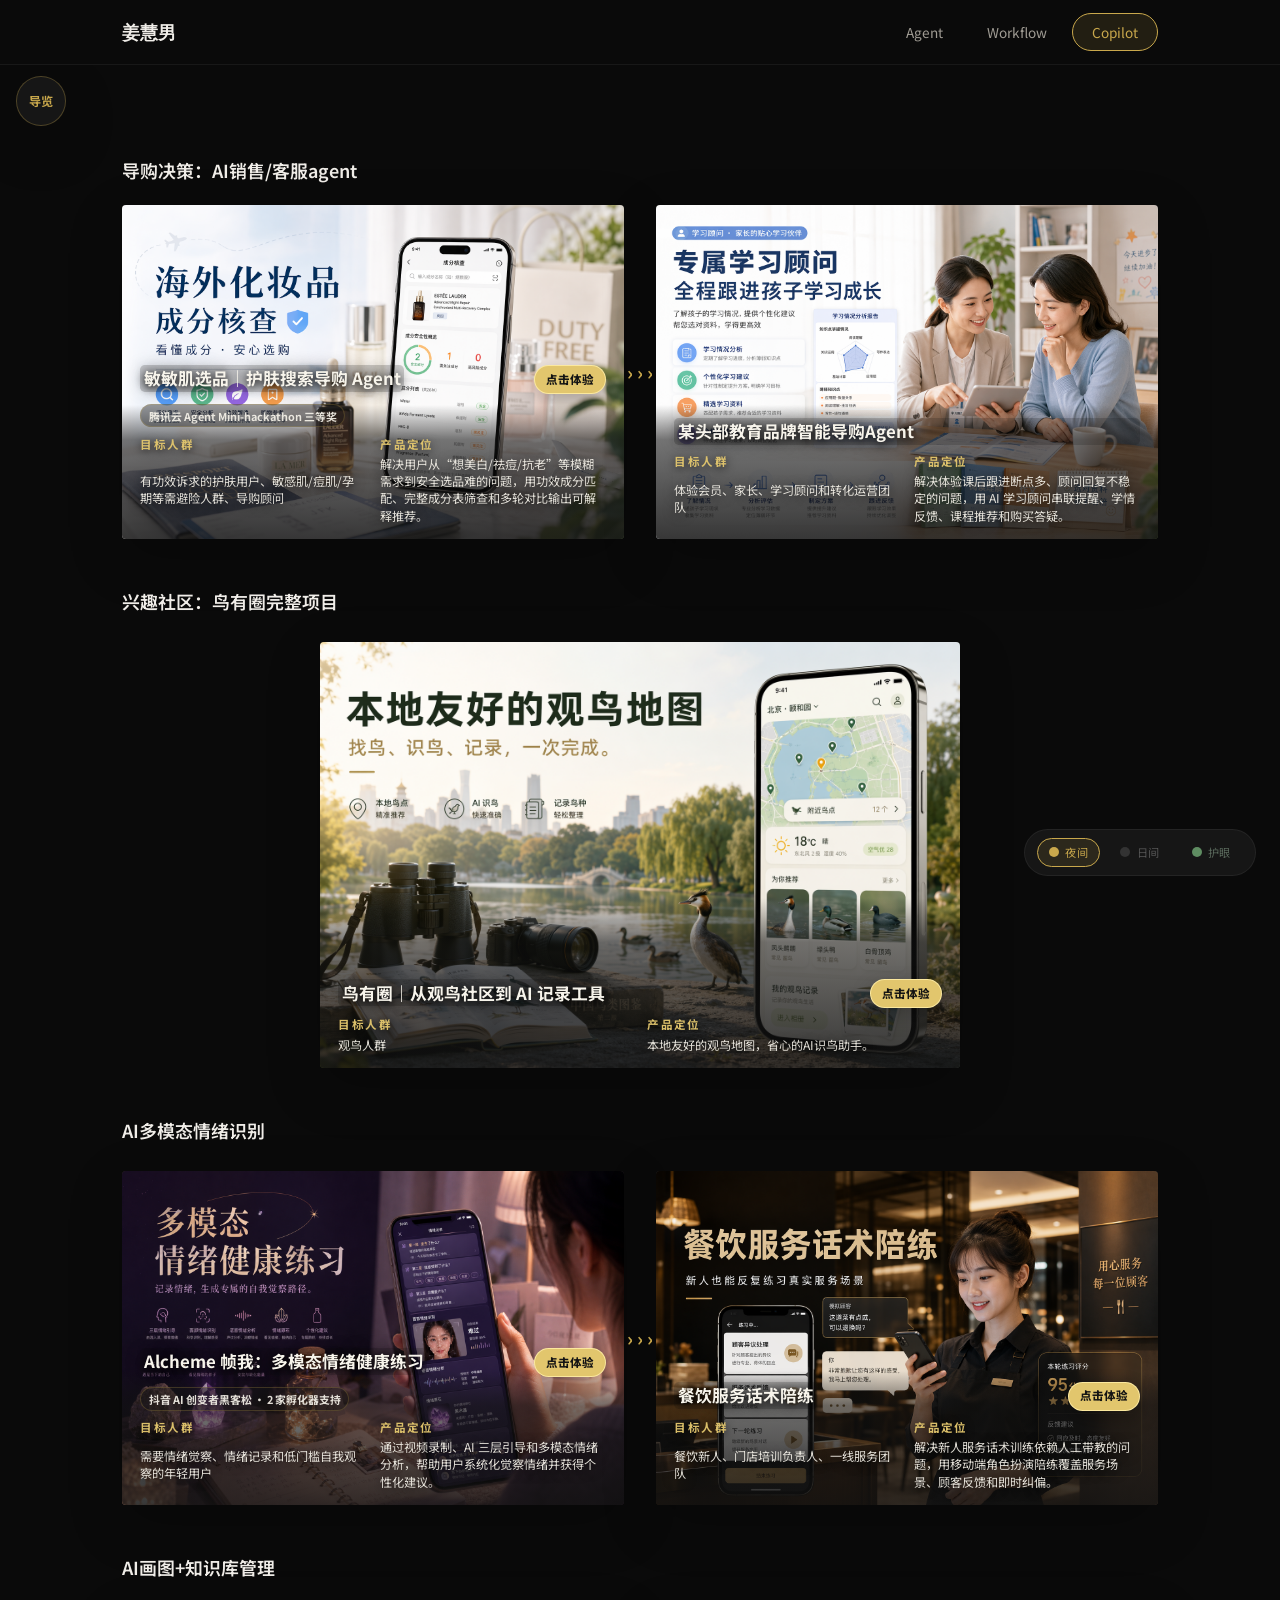
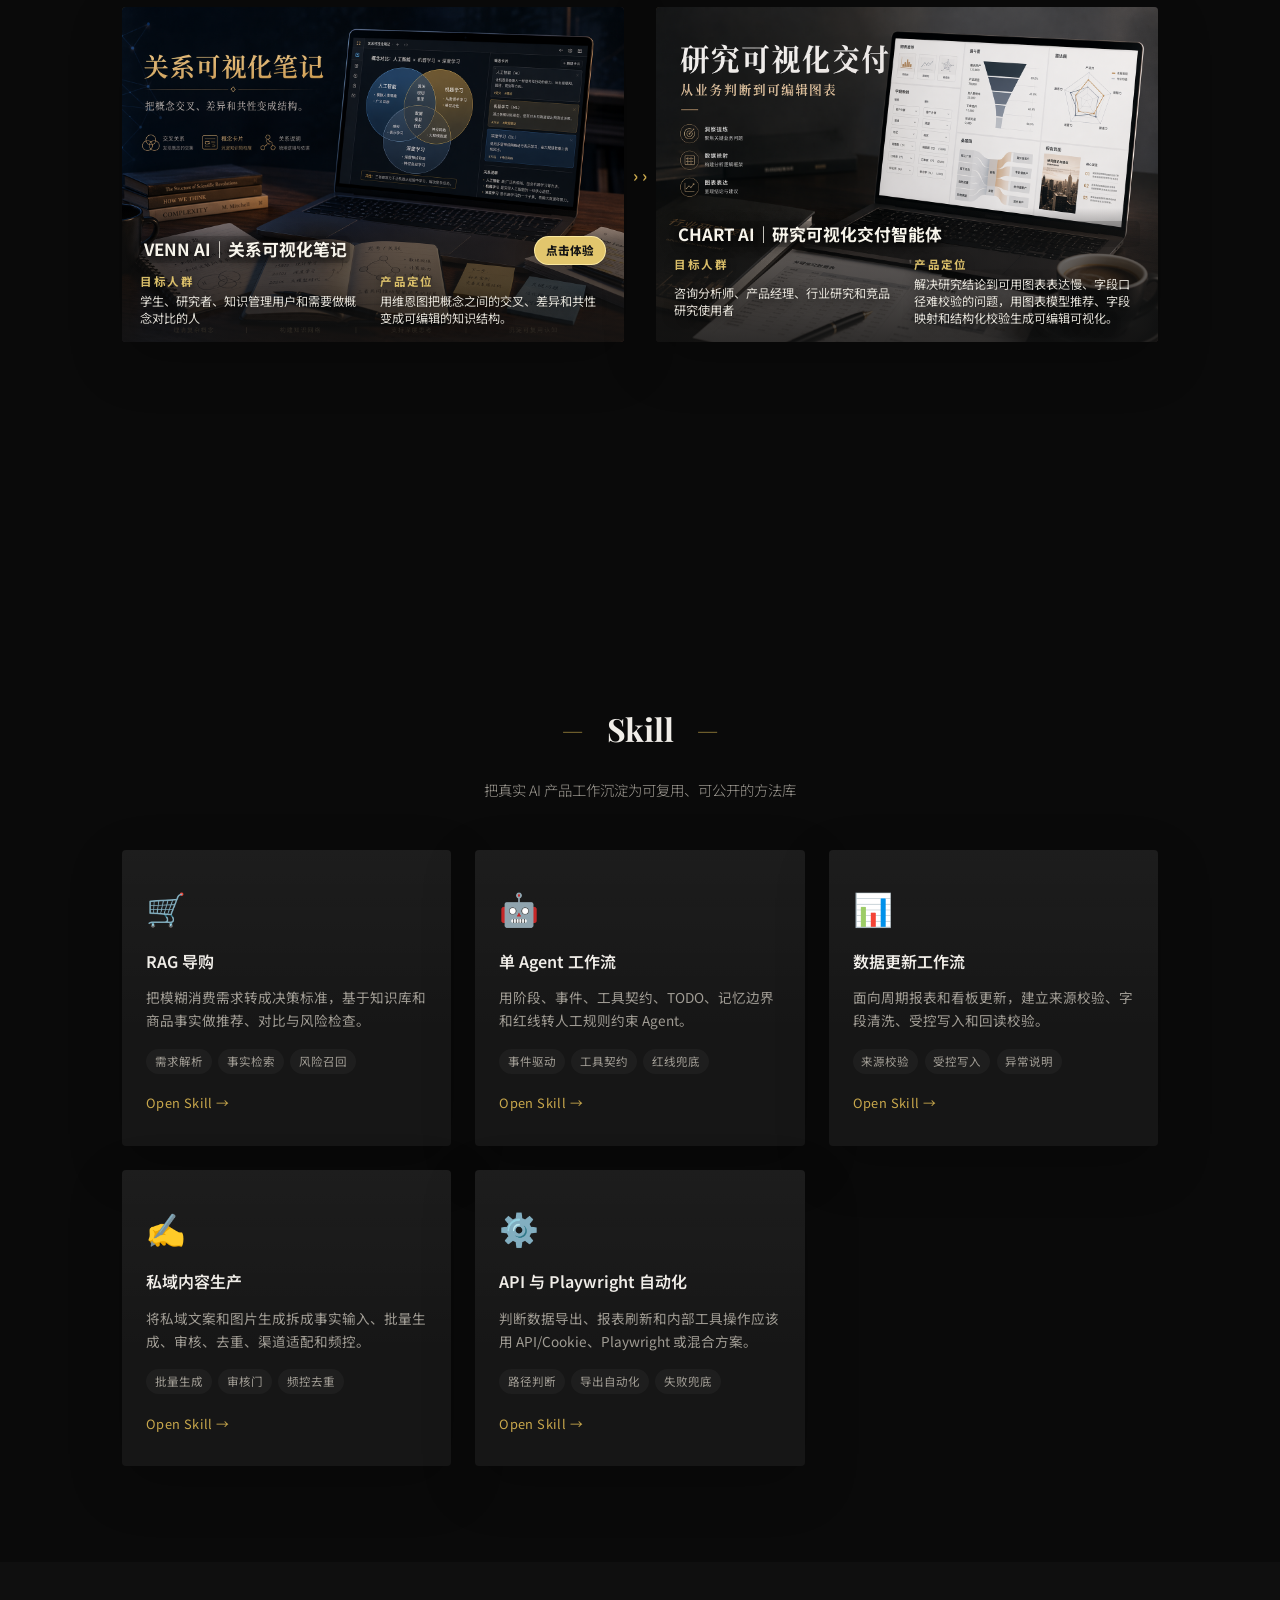
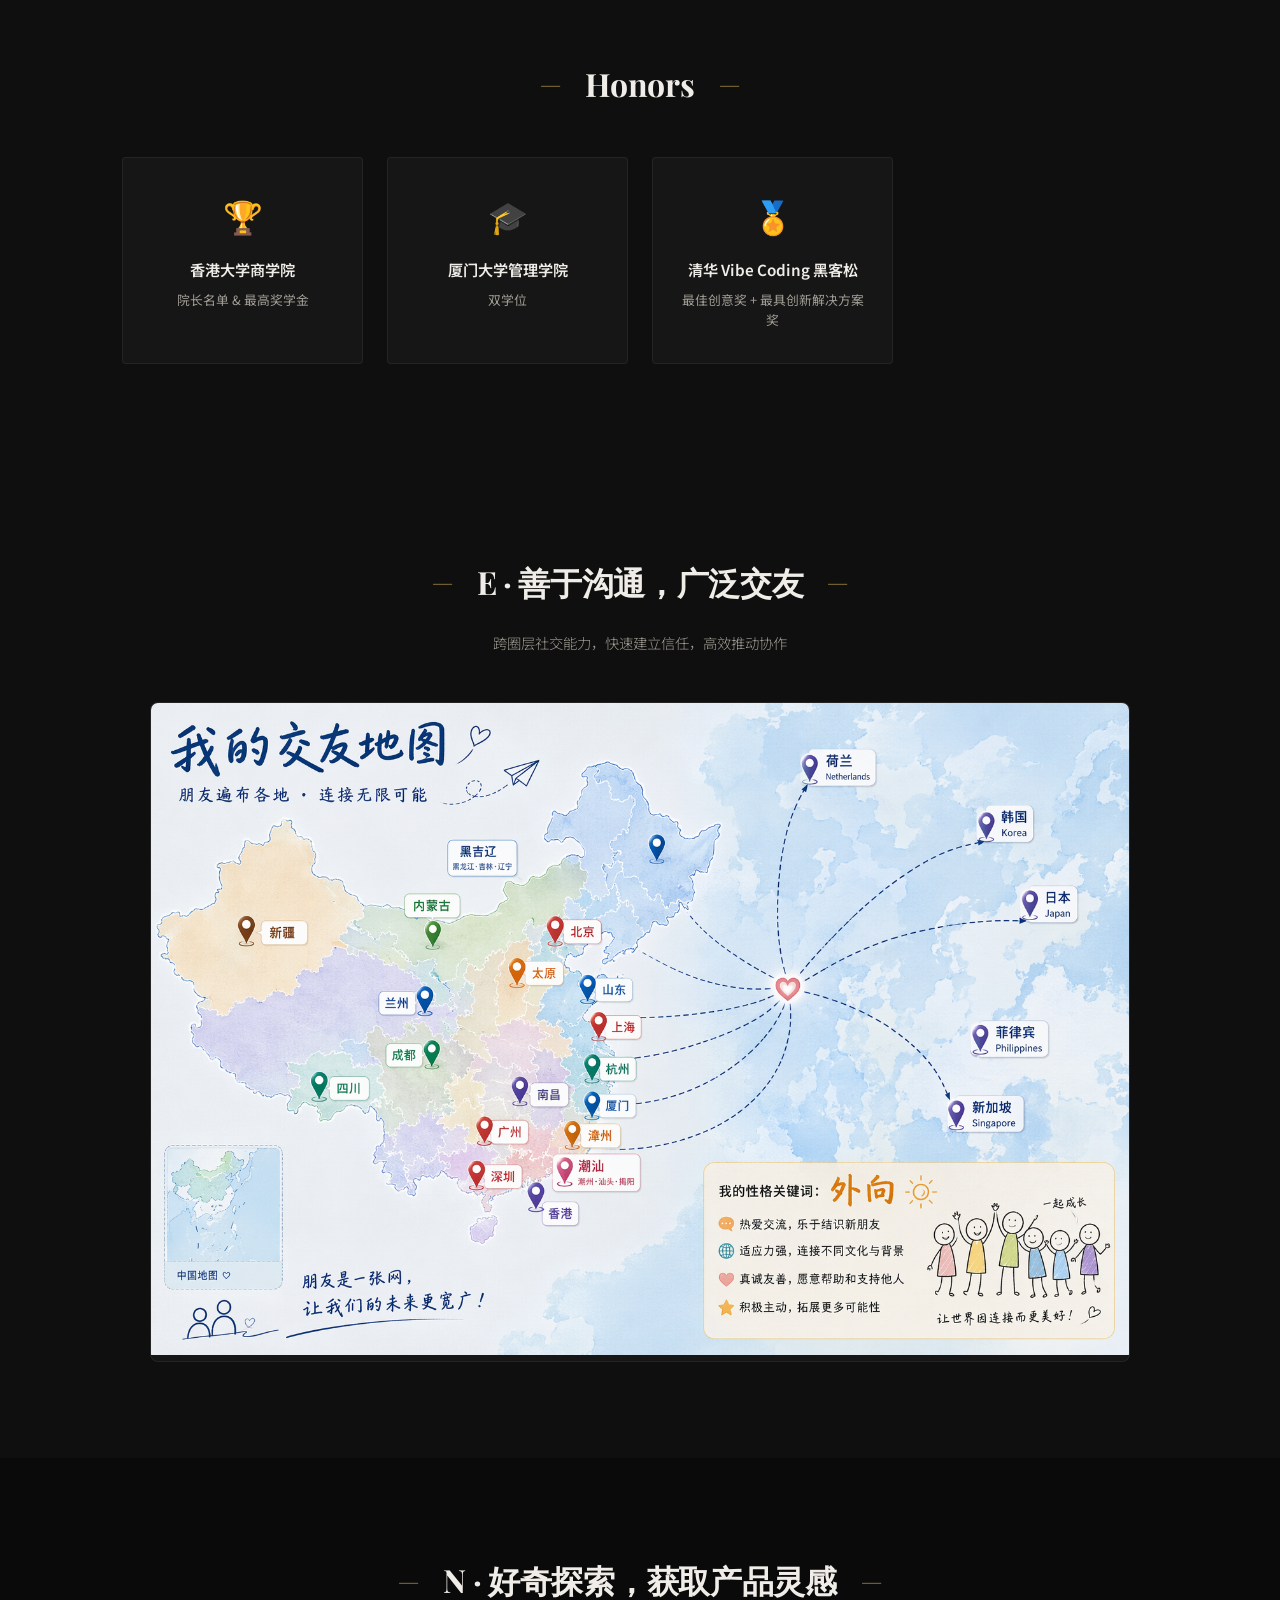
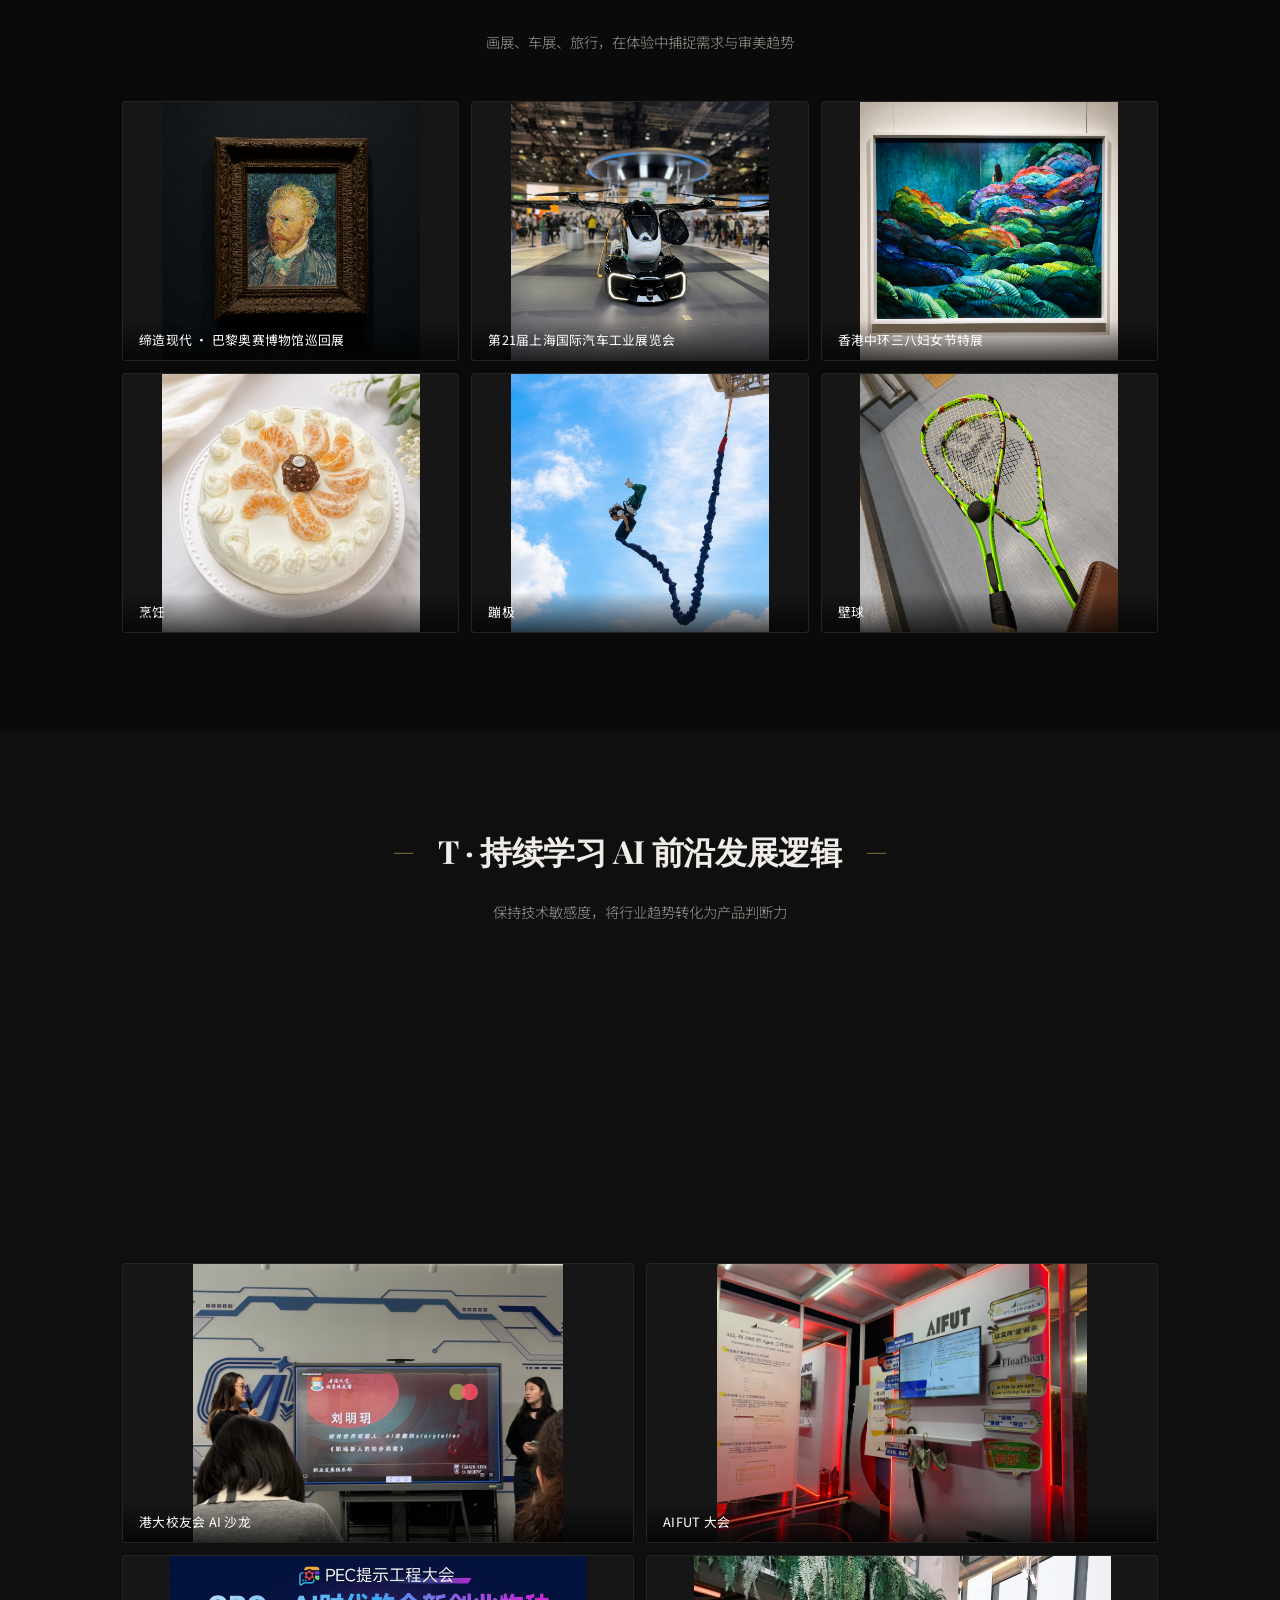
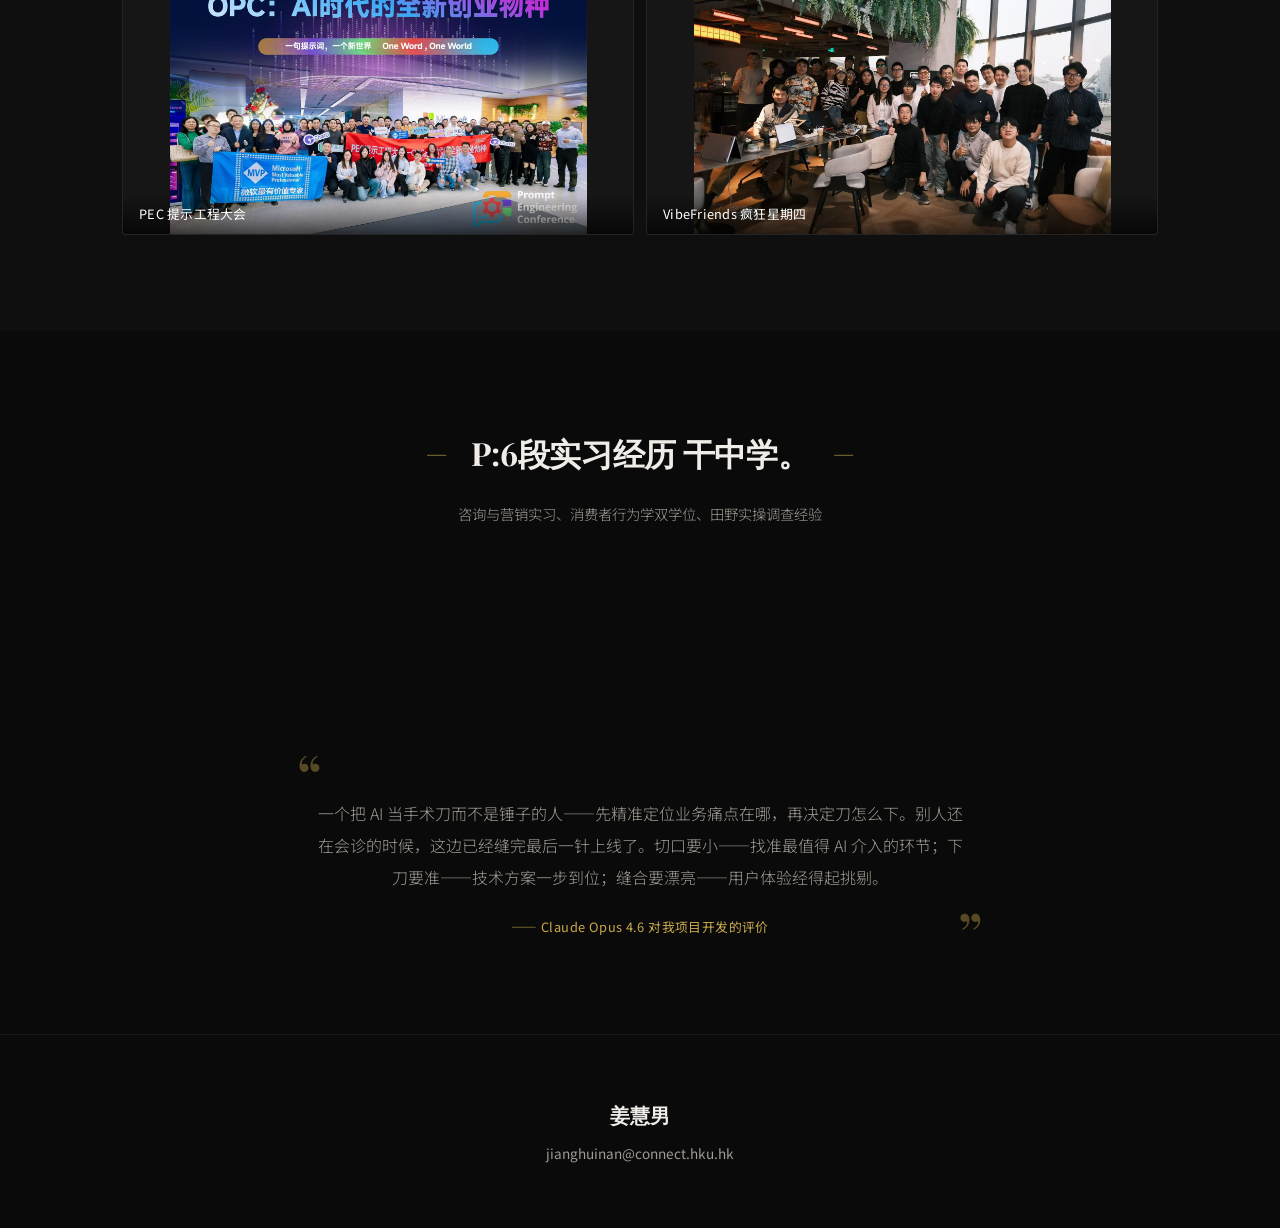
<file: docs/index.html>
<!DOCTYPE html>
<html lang="zh-CN" data-theme="theme2">
<head>
  <meta charset="UTF-8">
  <meta name="viewport" content="width=device-width, initial-scale=1.0">
  <meta name="description" content="姜慧男 - AI 产品经理，项目与作品集">
  <title>姜慧男 - Portfolio</title>
  <script>
    (() => {
      const hour = new Date().getHours();
      const automaticTheme = hour >= 18 || hour < 7 ? 'gold' : 'theme2';
      const savedTheme = localStorage.getItem('theme-preference-v2');
      document.documentElement.dataset.theme = ['gold', 'theme2', 'eye'].includes(savedTheme)
        ? savedTheme
        : automaticTheme;
    })();
  </script>
  <link rel="preconnect" href="https://fonts.googleapis.com">
  <link href="https://fonts.googleapis.com/css2?family=Playfair+Display:wght@700;900&family=Noto+Sans+SC:wght@300;400;500;700&display=swap" rel="stylesheet">
  <link rel="stylesheet" href="css/home-align2.css?v=20260722-solid-demo-buttons">
</head>
<body>

  <!-- Theme Switcher -->
  <nav class="theme-switcher">
    <button class="theme-btn active" data-theme="gold" title="鎏金夜间">
      <span class="theme-btn__dot theme-btn__dot--gold"></span>
      <span class="theme-btn__label">夜间</span>
    </button>
    <button class="theme-btn" data-theme="theme2" title="日间模式">
      <span class="theme-btn__dot theme-btn__dot--theme2"></span>
      <span class="theme-btn__label">日间</span>
    </button>
    <button class="theme-btn" data-theme="eye" title="护眼模式">
      <span class="theme-btn__dot theme-btn__dot--eye"></span>
      <span class="theme-btn__label">护眼</span>
    </button>
  </nav>

  <aside class="portfolio-guide" aria-label="面试导览">
    <button class="portfolio-guide__trigger" type="button" aria-expanded="false" aria-controls="portfolio-guide-tags">导览</button>
    <div class="portfolio-guide__picker" id="portfolio-guide-tags" hidden>
      <span class="portfolio-guide__label">查看方向</span>
      <div class="portfolio-guide__tags" role="group" aria-label="选择关注方向">
        <button type="button" data-guide-tag="aipm">AI PM</button>
        <button type="button" data-guide-tag="agent">Agent 设计</button>
        <button type="button" data-guide-tag="research">用户研究</button>
        <button type="button" data-guide-tag="growth">增长转化</button>
        <button type="button" data-guide-tag="multimodal">多模态</button>
      </div>
    </div>
  </aside>

  <nav class="portfolio-route" aria-label="推荐项目导览" aria-live="polite" hidden>
    <div class="portfolio-route__header">
      <span>推荐浏览</span>
    </div>
    <div class="portfolio-route__links"></div>
    <button class="portfolio-route__close" type="button" aria-label="关闭推荐项目导览">×</button>
  </nav>

  <!-- Top Navigation -->
  <nav class="top-nav">
    <div class="top-nav__inner">
      <span class="top-nav__name">姜慧男</span>
      <div class="top-nav__tabs">
        <button class="top-nav__tab active" data-target="workflow">Agent</button>
        <button class="top-nav__tab" data-target="workflow-cases">Workflow</button>
        <button class="top-nav__tab" data-target="skills">Copilot</button>
      </div>
    </div>
  </nav>

  <!-- ============================== -->
  <!-- 项目经历 -->
  <!-- ============================== -->

    <!-- Projects -->
    <section class="section" id="workflow">
      <div class="container">
        <div class="workflow-sections">
          <div class="workflow-group workflow-group--research reveal">
            <div class="workflow-group__header">
              <h3 class="workflow-group__title">AI画图+知识库管理</h3>
            </div>
            <div class="project-grid workflow-grid">
              <article class="project-card project-card--image-bg reveal" data-project="venn" data-trial="http://39.97.227.11:3000" data-trial-label="试用 VENN AI" tabindex="0" role="button">
                <div class="project-card__info">
                  <div class="project-card__title-row">
                    <h3 class="project-card__title">VENN AI｜关系可视化笔记</h3>
                    <a class="project-card__trial" href="http://39.97.227.11:3000" target="_blank" rel="noreferrer">点击体验</a>
                  </div>
                </div>
                <div class="project-card__media project-card__media--cover project-card__media--research">
                  <img src="assets/images/projects/venn/cover.jpg" alt="VENN AI 封面">
                </div>
                <div class="project-card__body">
                  <div class="project-card__field">
                    <span class="project-card__label">目标人群</span>
                    <p>学生、研究者、知识管理用户和需要做概念对比的人</p>
                  </div>
                  <div class="project-card__field">
                    <span class="project-card__label">产品定位</span>
                    <p>用维恩图把概念之间的交叉、差异和共性变成可编辑的知识结构。</p>
                  </div>
                </div>
              </article>

              <article class="project-card project-card--image-bg reveal" data-project="chart" tabindex="0" role="button">
                <div class="project-card__info">
                  <h3 class="project-card__title">CHART AI｜研究可视化交付智能体</h3>
                </div>
                <div class="project-card__media project-card__media--cover project-card__media--research">
                  <img src="assets/images/projects/chart/cover.jpg" alt="CHART AI 封面">
                </div>
                <div class="project-card__body">
                  <div class="project-card__field">
                    <span class="project-card__label">目标人群</span>
                    <p>咨询分析师、产品经理、行业研究和竞品研究使用者</p>
                  </div>
                  <div class="project-card__field">
                    <span class="project-card__label">产品定位</span>
                    <p>解决研究结论到可用图表表达慢、字段口径难校验的问题，用图表模型推荐、字段映射和结构化校验生成可编辑可视化。</p>
                  </div>
                </div>
              </article>

              <a href="#project-detail" data-project="mrw" data-trial="assets/reports/mrw-sample-report.html" data-trial-label="查看样例报告" class="project-card reveal" hidden>
                <div class="project-card__info">
                  <h3 class="project-card__title">桌面研究洞察报告工作流</h3>
                </div>
                <div class="project-card__media project-card__media--research">
                  <span>Brief / 材料 → 可信洞察</span>
                </div>
                <div class="project-card__body">
                  <div class="project-card__field">
                    <span class="project-card__label">目标人群</span>
                    <p>产品经理、咨询分析师、行业研究和竞品研究使用者</p>
                  </div>
                  <div class="project-card__field">
                    <span class="project-card__label">产品定位</span>
                    <p>解决研究材料分散、洞察缺少来源支撑的问题，用 Brief 拆解、框架分析和三元校验生成可汇报洞察。</p>
                  </div>
                </div>
              </a>
            </div>
          </div>

          <div class="workflow-group workflow-group--multimodal reveal">
            <div class="workflow-group__header">
              <h3 class="workflow-group__title">AI多模态情绪识别</h3>
            </div>
            <div class="project-grid workflow-grid workflow-grid--linked">
              <article data-project="frame" data-github="https://github.com/huinan-jiang/alcheme3.0" data-trial="assets/videos/alcheme/demo.mp4" data-trial-label="观看 Demo" class="project-card project-card--image-bg reveal" tabindex="0" role="button">
                <div class="project-card__info">
                  <div class="project-card__title-row">
                    <h3 class="project-card__title">Alcheme 帧我：多模态情绪健康练习</h3>
                    <a class="project-card__trial" href="assets/videos/alcheme/demo.mp4" target="_blank" rel="noreferrer">点击体验</a>
                  </div>
                  <div class="project-card__awards">
                    <span>抖音 AI 创变者黑客松 · 2 家孵化器支持</span>
                  </div>
                </div>
                <div class="project-card__media project-card__media--cover project-card__media--frame">
                  <img src="assets/images/projects/frame/cover.jpg" alt="帧我多模态情绪健康练习封面">
                </div>
                <div class="project-card__body">
                  <div class="project-card__field">
                    <span class="project-card__label">目标人群</span>
                    <p>需要情绪觉察、情绪记录和低门槛自我观察的年轻用户</p>
                  </div>
                  <div class="project-card__field">
                    <span class="project-card__label">产品定位</span>
                    <p>通过视频录制、AI 三层引导和多模态情绪分析，帮助用户系统化觉察情绪并获得个性化建议。</p>
                  </div>
                </div>
              </article>

              <article data-project="training" data-github="https://github.com/huinan-jiang/training" data-trial="https://prismatic-sawine-3c33f6.netlify.app/haidi-service-waiter" data-trial-label="试用陪练" class="project-card project-card--image-bg reveal" tabindex="0" role="button">
                <div class="project-card__info">
                  <div class="project-card__title-row">
                    <h3 class="project-card__title">餐饮服务话术陪练</h3>
                    <a class="project-card__trial" href="https://prismatic-sawine-3c33f6.netlify.app/haidi-service-waiter" target="_blank" rel="noreferrer">点击体验</a>
                  </div>
                </div>
                <div class="project-card__media project-card__media--cover project-card__media--training">
                  <img src="assets/images/projects/training/cover.jpg" alt="餐饮服务话术陪练封面">
                </div>
                <div class="project-card__body">
                  <div class="project-card__field">
                    <span class="project-card__label">目标人群</span>
                    <p>餐饮新人、门店培训负责人、一线服务团队</p>
                  </div>
                  <div class="project-card__field">
                    <span class="project-card__label">产品定位</span>
                    <p>解决新人服务话术训练依赖人工带教的问题，用移动端角色扮演陪练覆盖服务场景、顾客反馈和即时纠偏。</p>
                  </div>
                </div>
              </article>
            </div>
          </div>

          <div class="workflow-group workflow-group--shopping reveal">
            <div class="workflow-group__header">
              <h3 class="workflow-group__title">导购决策：AI销售/客服agent</h3>
            </div>
            <div class="project-grid workflow-grid workflow-grid--linked">
              <article data-project="minmin" data-trial="https://yfdurl14.com/Cus1rC" data-trial-label="体验电商导购" class="project-card project-card--image-bg reveal" tabindex="0" role="button">
                <div class="project-card__info">
                  <div class="project-card__title-row">
                    <h3 class="project-card__title">敏敏肌选品｜护肤搜索导购 Agent</h3>
                    <a class="project-card__trial" href="https://yfdurl14.com/Cus1rC" target="_blank" rel="noreferrer">点击体验</a>
                  </div>
                  <div class="project-card__awards">
                    <span>腾讯云 Agent Mini-hackathon 三等奖</span>
                  </div>
                </div>
                <div class="project-card__media project-card__media--cover project-card__media--minmin">
                  <img src="assets/images/projects/minmin/cover.jpg" alt="敏敏肌海外化妆品成分核查封面">
                </div>
                <div class="project-card__body">
                  <div class="project-card__field">
                    <span class="project-card__label">目标人群</span>
                    <p>有功效诉求的护肤用户、敏感肌/痘肌/孕期等需避险人群、导购顾问</p>
                  </div>
                  <div class="project-card__field">
                    <span class="project-card__label">产品定位</span>
                    <p>解决用户从“想美白/祛痘/抗老”等模糊需求到安全选品难的问题，用功效成分匹配、完整成分表筛查和多轮对比输出可解释推荐。</p>
                  </div>
                </div>
              </article>

              <article class="project-card project-card--image-bg reveal" data-project="zebra" tabindex="0" role="button">
                <div class="project-card__info">
                  <h3 class="project-card__title">某头部教育品牌智能导购Agent</h3>
                </div>
                <div class="project-card__media project-card__media--cover project-card__media--advisor">
                  <img src="assets/images/projects/advisor/cover.jpg" alt="专属学习顾问封面">
                </div>
                <div class="project-card__body">
                  <div class="project-card__field">
                    <span class="project-card__label">目标人群</span>
                    <p>体验会员、家长、学习顾问和转化运营团队</p>
                  </div>
                  <div class="project-card__field">
                    <span class="project-card__label">产品定位</span>
                    <p>解决体验课后跟进断点多、顾问回复不稳定的问题，用 AI 学习顾问串联提醒、学情反馈、课程推荐和购买答疑。</p>
                  </div>
                </div>
              </article>
            </div>
          </div>

          <div class="workflow-group workflow-group--bird reveal" id="workflow-cases">
            <div class="workflow-group__header">
              <h3 class="workflow-group__title">兴趣社区：鸟有圈完整项目</h3>
            </div>
            <div class="project-grid workflow-grid">
              <article data-project="birdcircle" data-github="https://github.com/huinan-jiang/birdcircle" data-trial="http://39.97.227.11/" data-trial-label="体验鸟有圈" class="project-card project-card--image-bg reveal" tabindex="0" role="button">
                <div class="project-card__info">
                  <div class="project-card__title-row">
                    <h3 class="project-card__title">鸟有圈｜从观鸟社区到 AI 记录工具</h3>
                    <a class="project-card__trial" href="http://39.97.227.11/" target="_blank" rel="noreferrer">点击体验</a>
                  </div>
                </div>
                <div class="project-card__media project-card__media--cover project-card__media--bird">
                  <img src="assets/images/projects/birdcircle/cover.jpg" alt="鸟有圈产品界面合集">
                </div>
                <div class="project-card__body">
                  <div class="project-card__field">
                    <span class="project-card__label">目标人群</span>
                    <p>观鸟人群</p>
                  </div>
                  <div class="project-card__field">
                    <span class="project-card__label">产品定位</span>
                    <p>本地友好的观鸟地图，省心的AI识鸟助手。</p>
                  </div>
                </div>
              </article>
            </div>
          </div>

        </div>

        <div class="more-projects reveal">
          <div class="more-projects__header">
            <p class="more-projects__eyebrow">Utility Demo</p>
            <h3 class="more-projects__title">轻量业务工具</h3>
            <p class="more-projects__desc">补充展示把真实表格流程快速产品化的落地能力。</p>
          </div>
          <div class="more-projects__list">
            <article class="more-project-card" data-project="invoice" data-trial="assets/demos/history/index.html" data-trial-label="打开 Demo" tabindex="0" role="button">
              <div class="more-project-card__meta">
                <span>发票录入</span>
                <span>月度汇总</span>
                <span>CSV 导出</span>
              </div>
              <h4 class="more-project-card__title">发票金额填报与汇总工具</h4>
              <p class="more-project-card__desc">将多供应商、多用餐类别的金额录入、统计汇总和导出集中到一个本地网页。</p>
              <span class="more-project-card__link">打开 Demo</span>
            </article>
          </div>
        </div>
      </div>
    </section>
  <!-- ============================== -->
  <!-- Skill -->
  <!-- ============================== -->

    <section class="section" id="skills">
      <div class="container">
        <div class="section-header">
          <span class="section-header__flourish">—</span>
          <h2 class="section-header__title">Skill</h2>
          <span class="section-header__flourish">—</span>
        </div>
        <p class="section-header__sub">把真实 AI 产品工作沉淀为可复用、可公开的方法库</p>

        <div class="skill-grid">
          <a href="https://github.com/huinan-jiang/ai-product-skills/tree/main/RAG%E5%AF%BC%E8%B4%AD" target="_blank" class="skill-card reveal">
            <div class="skill-card__icon">🛒</div>
            <h3 class="skill-card__title">RAG 导购</h3>
            <p class="skill-card__desc">把模糊消费需求转成决策标准，基于知识库和商品事实做推荐、对比与风险检查。</p>
            <div class="skill-card__points">
              <span>需求解析</span>
              <span>事实检索</span>
              <span>风险召回</span>
            </div>
            <span class="skill-card__link">Open Skill →</span>
          </a>

          <a href="https://github.com/huinan-jiang/ai-product-skills/tree/main/%E5%8D%95Agent%E5%B7%A5%E4%BD%9C%E6%B5%81" target="_blank" class="skill-card reveal">
            <div class="skill-card__icon">🤖</div>
            <h3 class="skill-card__title">单 Agent 工作流</h3>
            <p class="skill-card__desc">用阶段、事件、工具契约、TODO、记忆边界和红线转人工规则约束 Agent。</p>
            <div class="skill-card__points">
              <span>事件驱动</span>
              <span>工具契约</span>
              <span>红线兜底</span>
            </div>
            <span class="skill-card__link">Open Skill →</span>
          </a>

          <a href="https://github.com/huinan-jiang/ai-product-skills/tree/main/%E6%95%B0%E6%8D%AE%E6%9B%B4%E6%96%B0%E5%B7%A5%E4%BD%9C%E6%B5%81" target="_blank" class="skill-card reveal">
            <div class="skill-card__icon">📊</div>
            <h3 class="skill-card__title">数据更新工作流</h3>
            <p class="skill-card__desc">面向周期报表和看板更新，建立来源校验、字段清洗、受控写入和回读校验。</p>
            <div class="skill-card__points">
              <span>来源校验</span>
              <span>受控写入</span>
              <span>异常说明</span>
            </div>
            <span class="skill-card__link">Open Skill →</span>
          </a>

          <a href="https://github.com/huinan-jiang/ai-product-skills/tree/main/%E7%A7%81%E5%9F%9F%E5%86%85%E5%AE%B9%E7%94%9F%E4%BA%A7" target="_blank" class="skill-card reveal">
            <div class="skill-card__icon">✍️</div>
            <h3 class="skill-card__title">私域内容生产</h3>
            <p class="skill-card__desc">将私域文案和图片生成拆成事实输入、批量生成、审核、去重、渠道适配和频控。</p>
            <div class="skill-card__points">
              <span>批量生成</span>
              <span>审核门</span>
              <span>频控去重</span>
            </div>
            <span class="skill-card__link">Open Skill →</span>
          </a>

          <a href="https://github.com/huinan-jiang/ai-product-skills/tree/main/API%E4%B8%8EPlaywright%E8%87%AA%E5%8A%A8%E5%8C%96" target="_blank" class="skill-card reveal">
            <div class="skill-card__icon">⚙️</div>
            <h3 class="skill-card__title">API 与 Playwright 自动化</h3>
            <p class="skill-card__desc">判断数据导出、报表刷新和内部工具操作应该用 API/Cookie、Playwright 或混合方案。</p>
            <div class="skill-card__points">
              <span>路径判断</span>
              <span>导出自动化</span>
              <span>失败兜底</span>
            </div>
            <span class="skill-card__link">Open Skill →</span>
          </a>
        </div>
      </div>
    </section>

  <!-- ============================== -->
  <!-- 荣誉墙 -->
  <!-- ============================== -->
    <section class="section section--dark" id="honors">
      <div class="container">
        <div class="section-header">
          <span class="section-header__flourish">—</span>
          <h2 class="section-header__title">Honors</h2>
          <span class="section-header__flourish">—</span>
        </div>

        <div class="honors-grid">
          <div class="honor-card reveal">
            <span class="honor-card__icon">🏆</span>
            <h3 class="honor-card__title">香港大学商学院</h3>
            <p class="honor-card__desc">院长名单 & 最高奖学金</p>
          </div>
          <div class="honor-card reveal">
            <span class="honor-card__icon">🎓</span>
            <h3 class="honor-card__title">厦门大学管理学院</h3>
            <p class="honor-card__desc">双学位</p>
          </div>
          <div class="honor-card reveal">
            <span class="honor-card__icon">🏅</span>
            <h3 class="honor-card__title">清华 Vibe Coding 黑客松</h3>
            <p class="honor-card__desc">最佳创意奖 + 最具创新解决方案奖</p>
          </div>
        </div>
      </div>
    </section>

  <!-- ============================== -->
  <!-- ENTP·性格走廊 -->
  <!-- ============================== -->

    <!-- ENTP: E -->
    <section class="section section--dark" id="entp-e">
      <div class="container">
        <div class="section-header">
          <span class="section-header__flourish">—</span>
          <h2 class="section-header__title">E · 善于沟通，广泛交友</h2>
          <span class="section-header__flourish">—</span>
        </div>
        <p class="section-header__sub">跨圈层社交能力，快速建立信任，高效推动协作</p>

        <div class="gallery gallery--single">
          <div class="gallery__item reveal">
            <img src="assets/images/personality/e-map.jpg" alt="我的交友地图">
          </div>
        </div>
      </div>
    </section>

    <!-- ENTP: N -->
    <section class="section" id="entp-n">
      <div class="container">
        <div class="section-header">
          <span class="section-header__flourish">—</span>
          <h2 class="section-header__title">N · 好奇探索，获取产品灵感</h2>
          <span class="section-header__flourish">—</span>
        </div>
        <p class="section-header__sub">画展、车展、旅行，在体验中捕捉需求与审美趋势</p>

        <div class="gallery">
          <div class="gallery__item reveal">
            <img src="assets/images/converted/缔造现代 巴黎奥赛博物馆巡回展.jpg" alt="缔造现代-巴黎奥赛博物馆巡回展">
            <span class="gallery__caption">缔造现代 · 巴黎奥赛博物馆巡回展</span>
          </div>
          <div class="gallery__item reveal">
            <img src="assets/images/converted/第二十一届上海国际汽车工业展览会.jpg" alt="上海国际车展">
            <span class="gallery__caption">第21届上海国际汽车工业展览会</span>
          </div>
          <div class="gallery__item reveal">
            <img src="assets/images/converted/香港中环三八妇女节特展.jpg" alt="香港中环三八妇女节特展">
            <span class="gallery__caption">香港中环三八妇女节特展</span>
          </div>
          <div class="gallery__item reveal">
            <img src="assets/images/converted/烹饪.jpg" alt="烹饪">
            <span class="gallery__caption">烹饪</span>
          </div>
          <div class="gallery__item reveal">
            <img src="assets/images/converted/蹦极.jpg" alt="蹦极">
            <span class="gallery__caption">蹦极</span>
          </div>
          <div class="gallery__item reveal">
            <img src="assets/images/converted/壁球.jpg" alt="壁球">
            <span class="gallery__caption">壁球</span>
          </div>
        </div>
      </div>
    </section>

    <!-- ENTP: T -->
    <section class="section section--dark" id="entp-t">
      <div class="container">
        <div class="section-header">
          <span class="section-header__flourish">—</span>
          <h2 class="section-header__title">T · 持续学习 AI 前沿发展逻辑</h2>
          <span class="section-header__flourish">—</span>
        </div>
        <p class="section-header__sub">保持技术敏感度，将行业趋势转化为产品判断力</p>

        <div class="gallery gallery--2col">
          <div class="gallery__item reveal">
            <img src="assets/images/converted/ai study/peking.jpg" alt="北大AI就业分享">
            <span class="gallery__caption">北大 AI 就业分享</span>
          </div>
          <div class="gallery__item reveal">
            <img src="assets/images/converted/ai study/Qoder.png" alt="AI Summit大会北京站">
            <span class="gallery__caption">AI Summit 大会北京站</span>
          </div>
          <div class="gallery__item reveal">
            <img src="assets/images/converted/ai study/港大校友会ai沙龙.jpg" alt="港大校友会AI沙龙">
            <span class="gallery__caption">港大校友会 AI 沙龙</span>
          </div>
          <div class="gallery__item reveal">
            <img src="assets/images/converted/ai study/卡兹克AIFUT大会.jpg" alt="AIFUT大会">
            <span class="gallery__caption">AIFUT 大会</span>
          </div>
          <div class="gallery__item reveal">
            <img src="assets/images/converted/ai study/96743a9fb885e7a0a138c64c44ab3494.jpg" alt="PEC提示工程大会">
            <span class="gallery__caption">PEC 提示工程大会</span>
          </div>
          <div class="gallery__item reveal">
            <img src="assets/images/converted/ai study/VibeFriends疯狂星期四.jpg" alt="VibeFriends疯狂星期四">
            <span class="gallery__caption">VibeFriends 疯狂星期四</span>
          </div>
        </div>
      </div>
    </section>

    <!-- ENTP: P -->
    <section class="section" id="entp-p">
      <div class="container">
        <div class="section-header">
          <span class="section-header__flourish">—</span>
          <h2 class="section-header__title">P:6段实习经历 干中学。</h2>
          <span class="section-header__flourish">—</span>
        </div>
        <p class="section-header__sub">咨询与营销实习、消费者行为学双学位、田野实操调查经验</p>

      </div>
    </section>

    <!-- Quote -->
    <section class="section quote-section">
      <div class="container">
        <blockquote class="quote-block reveal">
          <p class="quote-block__text">一个把 AI 当手术刀而不是锤子的人——先精准定位业务痛点在哪，再决定刀怎么下。别人还在会诊的时候，这边已经缝完最后一针上线了。切口要小——找准最值得 AI 介入的环节；下刀要准——技术方案一步到位；缝合要漂亮——用户体验经得起挑剔。</p>
          <footer class="quote-block__source">—— Claude Opus 4.6 对我项目开发的评价</footer>
        </blockquote>
      </div>
    </section>

  <!-- Footer -->
  <footer class="footer">
    <div class="container">
      <div class="footer__credits">
        <p class="footer__name">姜慧男</p>
        <div class="footer__contact">
          <span>jianghuinan@connect.hku.hk</span>
        </div>
      </div>
    </div>
  </footer>

  <div class="project-modal" id="project-detail" aria-hidden="true">
    <div class="project-modal__backdrop" data-project-close></div>
    <article class="project-modal__panel" role="dialog" aria-modal="true" aria-labelledby="project-detail-title">
      <button class="project-modal__close" type="button" data-project-close aria-label="关闭项目介绍">×</button>
      <div class="project-modal__content">
        <p class="project-modal__eyebrow" id="project-detail-category">项目介绍</p>
        <h2 class="project-modal__title" id="project-detail-title"></h2>
        <p class="project-modal__summary" id="project-detail-summary"></p>
        <div class="project-modal__case-grid">
          <div class="project-modal__section">
            <span class="project-modal__label">项目背景</span>
            <div class="project-modal__points" id="project-detail-background"></div>
          </div>
          <div class="project-modal__section">
            <span class="project-modal__label">目标与指标</span>
            <div class="project-modal__points" id="project-detail-action"></div>
          </div>
          <div class="project-modal__section">
            <span class="project-modal__label">关键动作</span>
            <div class="project-modal__points" id="project-detail-goal"></div>
          </div>
          <div class="project-modal__section">
            <span class="project-modal__label">结果与证据</span>
            <div class="project-modal__points" id="project-detail-result"></div>
          </div>
        </div>
        <div class="project-modal__case-study" id="project-detail-case-study" hidden></div>
        <div class="project-modal__screens" id="project-detail-screens" hidden></div>
        <div class="project-modal__footer">
          <a class="project-modal__link" id="project-detail-trial" href="#" target="_blank" rel="noreferrer">试用链接</a>
          <a class="project-modal__link" id="project-detail-github" href="#" target="_blank" rel="noreferrer">GitHub</a>
        </div>
      </div>
    </article>
  </div>

  <script src="js/home-align2.js?v=20260721-e-frame-cover"></script>
</body>
</html>
</file>
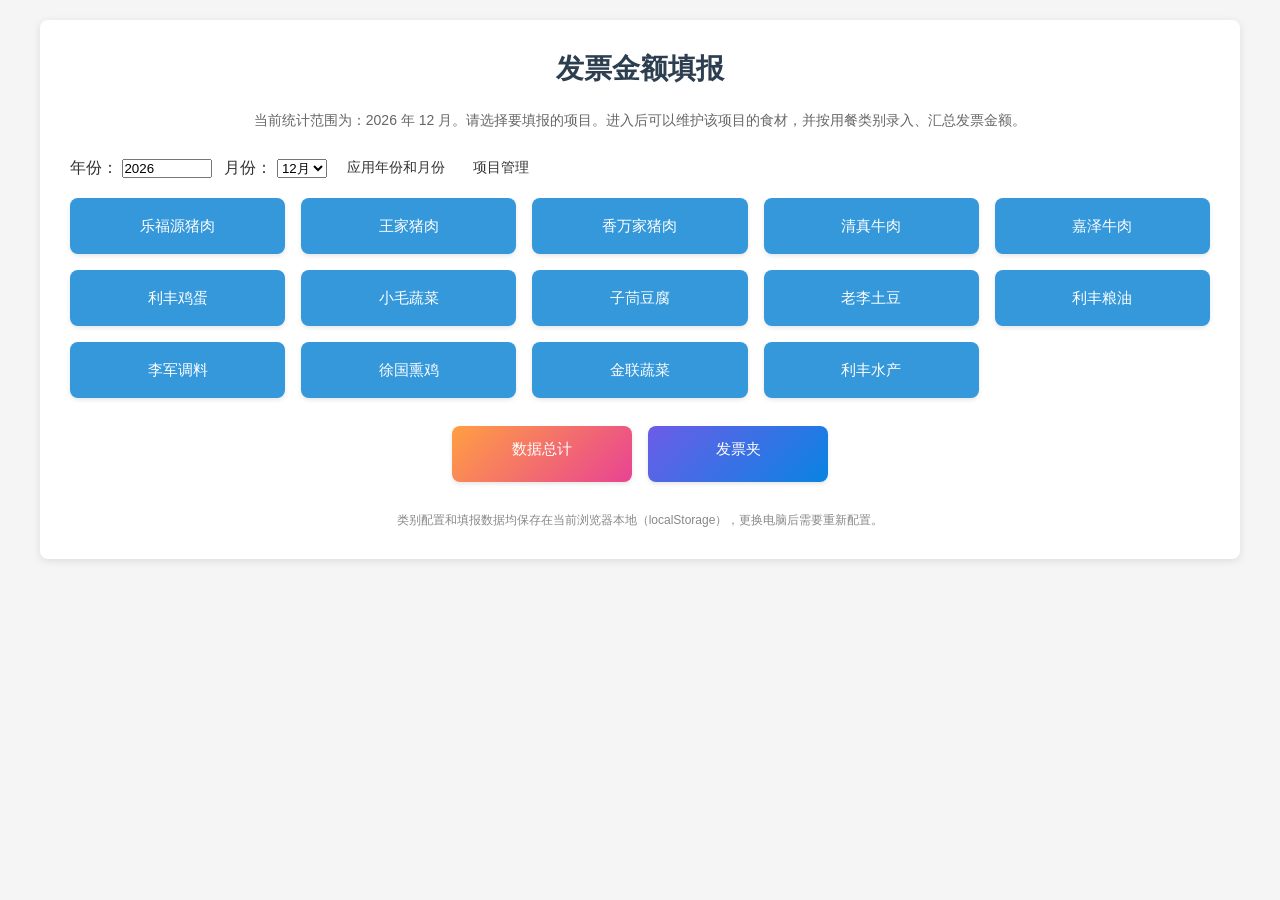
<file: docs/assets/demos/history/index.html>
<!DOCTYPE html>
<html lang="zh-CN">
<head>
  <meta charset="UTF-8" />
  <title>发票金额填报 - 项目选择</title>
  <meta name="viewport" content="width=device-width, initial-scale=1.0" />
  <style>
    * {
      margin: 0;
      padding: 0;
      box-sizing: border-box;
    }
    body {
      font-family: -apple-system, BlinkMacSystemFont, "Segoe UI", Roboto,
        "Helvetica Neue", Arial, sans-serif;
      background: #f5f5f5;
      padding: 20px;
      color: #333;
    }
    .container {
      max-width: 1200px;
      margin: 0 auto;
      background: #fff;
      border-radius: 8px;
      box-shadow: 0 2px 8px rgba(0, 0, 0, 0.1);
      padding: 30px;
    }
    h1 {
      text-align: center;
      margin-bottom: 24px;
      color: #2c3e50;
      font-size: 28px;
    }
    .desc {
      text-align: center;
      margin-bottom: 24px;
      color: #666;
      font-size: 14px;
    }
    .project-grid {
      display: grid;
      grid-template-columns: repeat(auto-fit, minmax(180px, 1fr));
      gap: 16px;
      margin-top: 10px;
    }
    .project-btn {
      display: inline-flex;
      align-items: center;
      justify-content: center;
      padding: 14px 16px;
      border-radius: 8px;
      border: none;
      background: #3498db;
      color: #fff;
      font-size: 15px;
      font-weight: 500;
      text-decoration: none;
      cursor: pointer;
      box-shadow: 0 2px 4px rgba(0, 0, 0, 0.1);
      transition: background 0.2s, transform 0.1s, box-shadow 0.2s;
      text-align: center;
      min-height: 56px;
    }
    .project-btn:hover {
      background: #2980b9;
      transform: translateY(-1px);
      box-shadow: 0 4px 10px rgba(0, 0, 0, 0.15);
    }
    .project-btn:active {
      transform: translateY(0);
      box-shadow: 0 1px 3px rgba(0, 0, 0, 0.1);
    }
    .footer {
      margin-top: 30px;
      font-size: 12px;
      color: #888;
      text-align: center;
    }
    .btn-inline {
      padding: 0 8px;
      border-radius: 4px;
      border: none;
      cursor: pointer;
      font-size: 14px;
      color: #333;
      background: transparent;
      display: inline-flex;
      align-items: center;
      justify-content: center;
      min-height: 28px;
    }
    .btn-inline:hover {
      color: #27ae60;
    }
  </style>
</head>
<body>
  <div class="container">
    <h1>发票金额填报</h1>
    <p class="desc" id="yearMonthInfo">
      请选择年份和月份，然后选择要填报的项目。进入后可以维护该项目的食材，并按用餐类别录入、汇总发票金额。
    </p>

    <div class="row" style="justify-content: flex-start; margin-bottom: 16px; gap: 16px; flex-wrap: wrap; align-items: center;">
      <div style="display:flex; align-items:center; gap:12px; flex-wrap:wrap;">
        <div>
          <label for="yearInput">年份：</label>
          <input type="number" id="yearInput" style="width: 90px;" />
        </div>
        <div>
          <label for="monthSelect">月份：</label>
          <select id="monthSelect">
            <option value="1">1月</option>
            <option value="2">2月</option>
            <option value="3">3月</option>
            <option value="4">4月</option>
            <option value="5">5月</option>
            <option value="6">6月</option>
            <option value="7">7月</option>
            <option value="8">8月</option>
            <option value="9">9月</option>
            <option value="10">10月</option>
            <option value="11">11月</option>
            <option value="12">12月</option>
          </select>
        </div>
        <button class="btn-inline" onclick="applyYearMonth()">
          应用年份和月份
        </button>
        <button
          class="btn-inline"
          id="manageBtn"
          onclick="toggleManageProjects()"
        >
          项目管理
        </button>
      </div>
    </div>

    <div class="project-grid" id="projectGrid"></div>

    <div style="margin-top: 28px; text-align: center; display:flex; justify-content:center; gap:16px; flex-wrap:wrap;">
      <a
        href="summary.html"
        class="project-btn"
        style="
          display: inline-block;
          min-width: 180px;
          background: linear-gradient(135deg, #ff9f43, #e84393);
        "
      >
        数据总计
      </a>
      <a
        href="invoice.html"
        class="project-btn"
        style="
          display: inline-block;
          min-width: 180px;
          background: linear-gradient(135deg, #6c5ce7, #0984e3);
        "
      >
        发票夹
      </a>
    </div>

    <div class="footer">
      类别配置和填报数据均保存在当前浏览器本地（localStorage），更换电脑后需要重新配置。
    </div>
  </div>

  <script>
    // 默认项目列表，名称需与 project.html 中 DEFAULT_CONFIG 的 key 保持一致
    const DEFAULT_PROJECT_LIST = [
      "乐福源猪肉",
      "王家猪肉",
      "香万家猪肉",
      "清真牛肉",
      "嘉泽牛肉",
      "利丰鸡蛋",
      "小毛蔬菜",
      "子茼豆腐",
      "老李土豆",
      "利丰粮油",
      "李军调料",
      "徐国熏鸡",
      "金联蔬菜",
      "利丰水产"
    ];

    const PROJECT_LIST_STORAGE_KEY = "projectListConfig";
    const YEAR_MONTH_STORAGE_KEY = "invoiceYearMonth";

    let projectList = [];
    let isManagingProjects = false;

    function loadProjectList() {
      const saved = localStorage.getItem(PROJECT_LIST_STORAGE_KEY);
      if (saved) {
        try {
          const arr = JSON.parse(saved);
          if (Array.isArray(arr) && arr.length) {
            projectList = arr;
            return;
          }
        } catch (e) {
          console.error("解析项目列表失败，使用默认：", e);
        }
      }
      projectList = DEFAULT_PROJECT_LIST.slice();
    }

    function saveProjectList() {
      localStorage.setItem(PROJECT_LIST_STORAGE_KEY, JSON.stringify(projectList));
    }

    function getCurrentYearMonth() {
      const saved = localStorage.getItem(YEAR_MONTH_STORAGE_KEY);
      if (saved) {
        try {
          const obj = JSON.parse(saved);
          if (obj && obj.year && obj.month) return obj;
        } catch (e) {
          console.error("解析年份月份失败，将使用当前日期：", e);
        }
      }
      const now = new Date();
      return { year: now.getFullYear(), month: now.getMonth() + 1 };
    }

    function setYearMonthInputs() {
      const ym = getCurrentYearMonth();
      const yearInput = document.getElementById("yearInput");
      const monthSelect = document.getElementById("monthSelect");
      if (yearInput) yearInput.value = ym.year;
      if (monthSelect) monthSelect.value = String(ym.month);
      updateYearMonthInfo();
    }

    function applyYearMonth() {
      const yearInput = document.getElementById("yearInput");
      const monthSelect = document.getElementById("monthSelect");
      const year = parseInt(yearInput.value, 10);
      const month = parseInt(monthSelect.value, 10);
      if (!year || !month || month < 1 || month > 12) {
        alert("请填写正确的年份和月份。");
        return;
      }
      localStorage.setItem(
        YEAR_MONTH_STORAGE_KEY,
        JSON.stringify({ year, month })
      );
      updateYearMonthInfo();
      alert("已应用当前年份和月份，本次查看和统计以该月份为准。");
    }

    function updateYearMonthInfo() {
      const ym = getCurrentYearMonth();
      const p = document.getElementById("yearMonthInfo");
      if (p) {
        p.textContent =
          "当前统计范围为：" +
          ym.year +
          " 年 " +
          ym.month +
          " 月。请选择要填报的项目。进入后可以维护该项目的食材，并按用餐类别录入、汇总发票金额。";
      }
    }

    function toggleManageProjects() {
      isManagingProjects = !isManagingProjects;
      const btn = document.getElementById("manageBtn");
      if (btn) {
        if (isManagingProjects) {
          btn.textContent = "完成编辑";
        } else {
          btn.textContent = "项目管理";
        }
      }
      renderProjects();
    }

    function deleteProject(name) {
      if (!confirm("确定删除项目「" + name + "」吗？仅删除项目按钮，不会删除已填数据。")) {
        return;
      }
      projectList = projectList.filter(function (n) {
        return n !== name;
      });
      saveProjectList();
      renderProjects();
    }

    function addProject() {
      const name = prompt("请输入新项目名称：");
      if (!name) return;
      const trimmed = name.trim();
      if (!trimmed) return;
      if (projectList.includes(trimmed)) {
        alert("该项目已存在。");
        return;
      }
      projectList.push(trimmed);
      saveProjectList();
      renderProjects();
    }

    function renderProjects() {
      const grid = document.getElementById("projectGrid");
      grid.innerHTML = "";

      projectList.forEach((name) => {
        if (isManagingProjects) {
          const btn = document.createElement("div");
          btn.className = "project-btn";
          btn.textContent = name;
          btn.style.position = "relative";

          const del = document.createElement("button");
          del.textContent = "✕";
          del.title = "删除该项目";
          del.style.position = "absolute";
          del.style.top = "4px";
          del.style.right = "8px";
          del.style.width = "18px";
          del.style.height = "18px";
          del.style.borderRadius = "50%";
          del.style.border = "2px solid #fff";
          del.style.background = "#e74c3c";
          del.style.color = "#fff";
          del.style.cursor = "pointer";
          del.style.fontSize = "11px";
          del.style.display = "flex";
          del.style.alignItems = "center";
          del.style.justifyContent = "center";
          del.style.boxShadow = "0 0 3px rgba(0,0,0,0.4)";
          del.onclick = function (e) {
            e.stopPropagation();
            deleteProject(name);
          };

          btn.appendChild(del);
          grid.appendChild(btn);
        } else {
          const a = document.createElement("a");
          a.className = "project-btn";
          // 使用 URL 参数传递项目名
          a.href = "project.html?project=" + encodeURIComponent(name);
          a.textContent = name;
          grid.appendChild(a);
        }
      });

      if (isManagingProjects) {
        const addBtn = document.createElement("button");
        addBtn.className = "project-btn";
        addBtn.style.background = "#27ae60";
        addBtn.textContent = "＋ 添加项目";
        addBtn.onclick = function () {
          addProject();
        };
        grid.appendChild(addBtn);
      }
    }

    function goHistory() {
      window.location.href = "history.html";
    }

    window.onload = function () {
      loadProjectList();
      setYearMonthInputs();
      renderProjects();
    };
  </script>
</body>
</html>
</file>
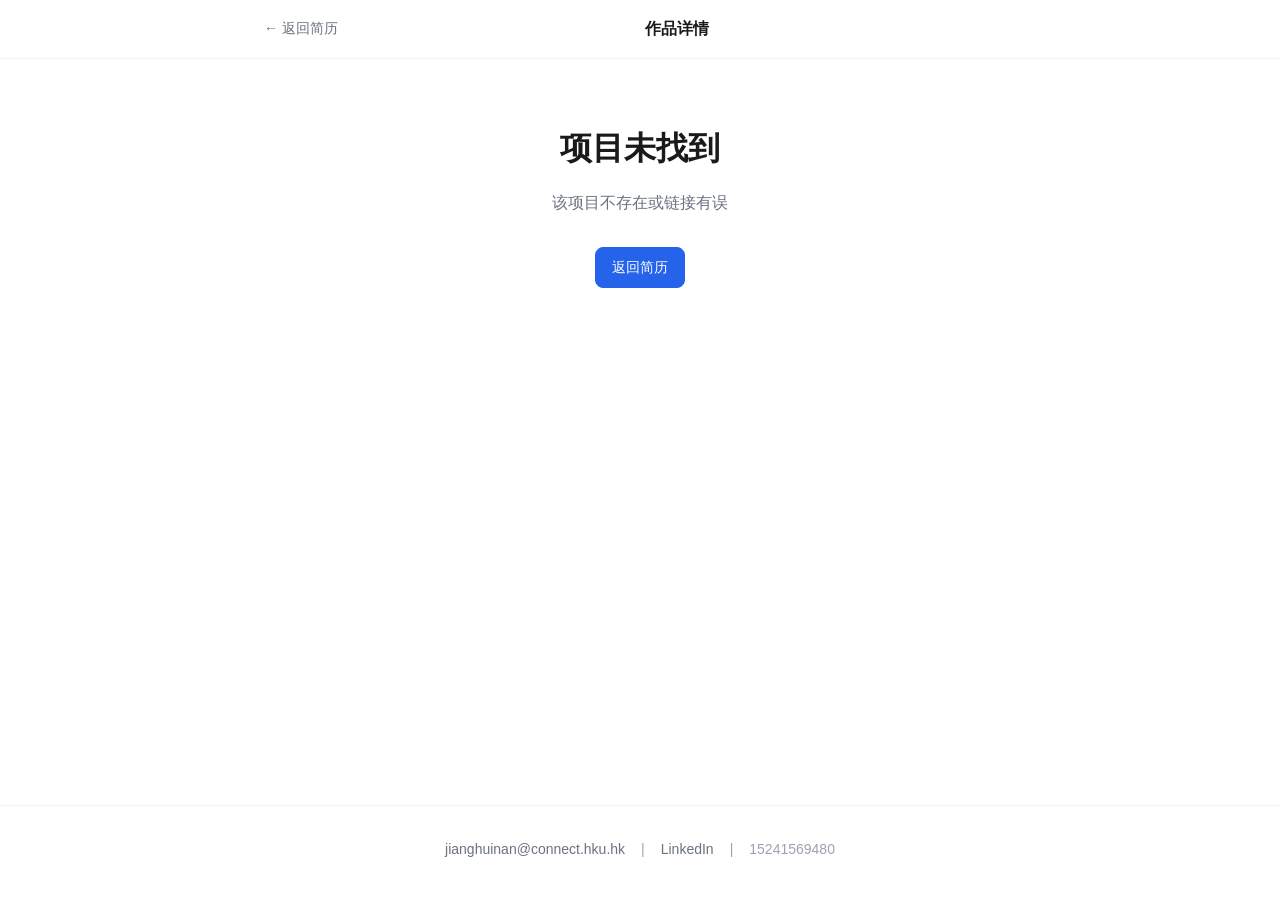
<file: docs/project.html>
<!DOCTYPE html>
<html lang="zh-CN">
<head>
  <meta charset="UTF-8">
  <meta name="viewport" content="width=device-width, initial-scale=1.0">
  <meta name="description" content="姜慧男 - 作品详情">
  <title>作品详情 - 姜慧男</title>
  <link rel="stylesheet" href="css/style.css">
</head>
<body>
  <div class="page-wrapper">

    <!-- Navbar -->
    <nav class="navbar">
      <div class="container navbar__inner">
        <button class="navbar__back" id="backBtn">
          &larr; 返回简历
        </button>
        <span class="navbar__title">作品详情</span>
        <div class="navbar__actions"></div>
      </div>
    </nav>

    <!-- Main Content -->
    <main class="page-content">
      <div class="container" id="projectContent"></div>
    </main>

    <!-- Footer -->
    <footer class="footer">
      <div class="footer__links">
        <a href="mailto:jianghuinan@connect.hku.hk">jianghuinan@connect.hku.hk</a>
        <span>|</span>
        <a href="https://www.linkedin.com/in/lily-jiang-325913325" target="_blank" rel="noopener">LinkedIn</a>
        <span>|</span>
        <span>15241569480</span>
      </div>
    </footer>
  </div>

  <script src="js/data/projects.js"></script>
  <script src="js/renderer.js"></script>
  <script src="js/project.js"></script>
</body>
</html>
</file>
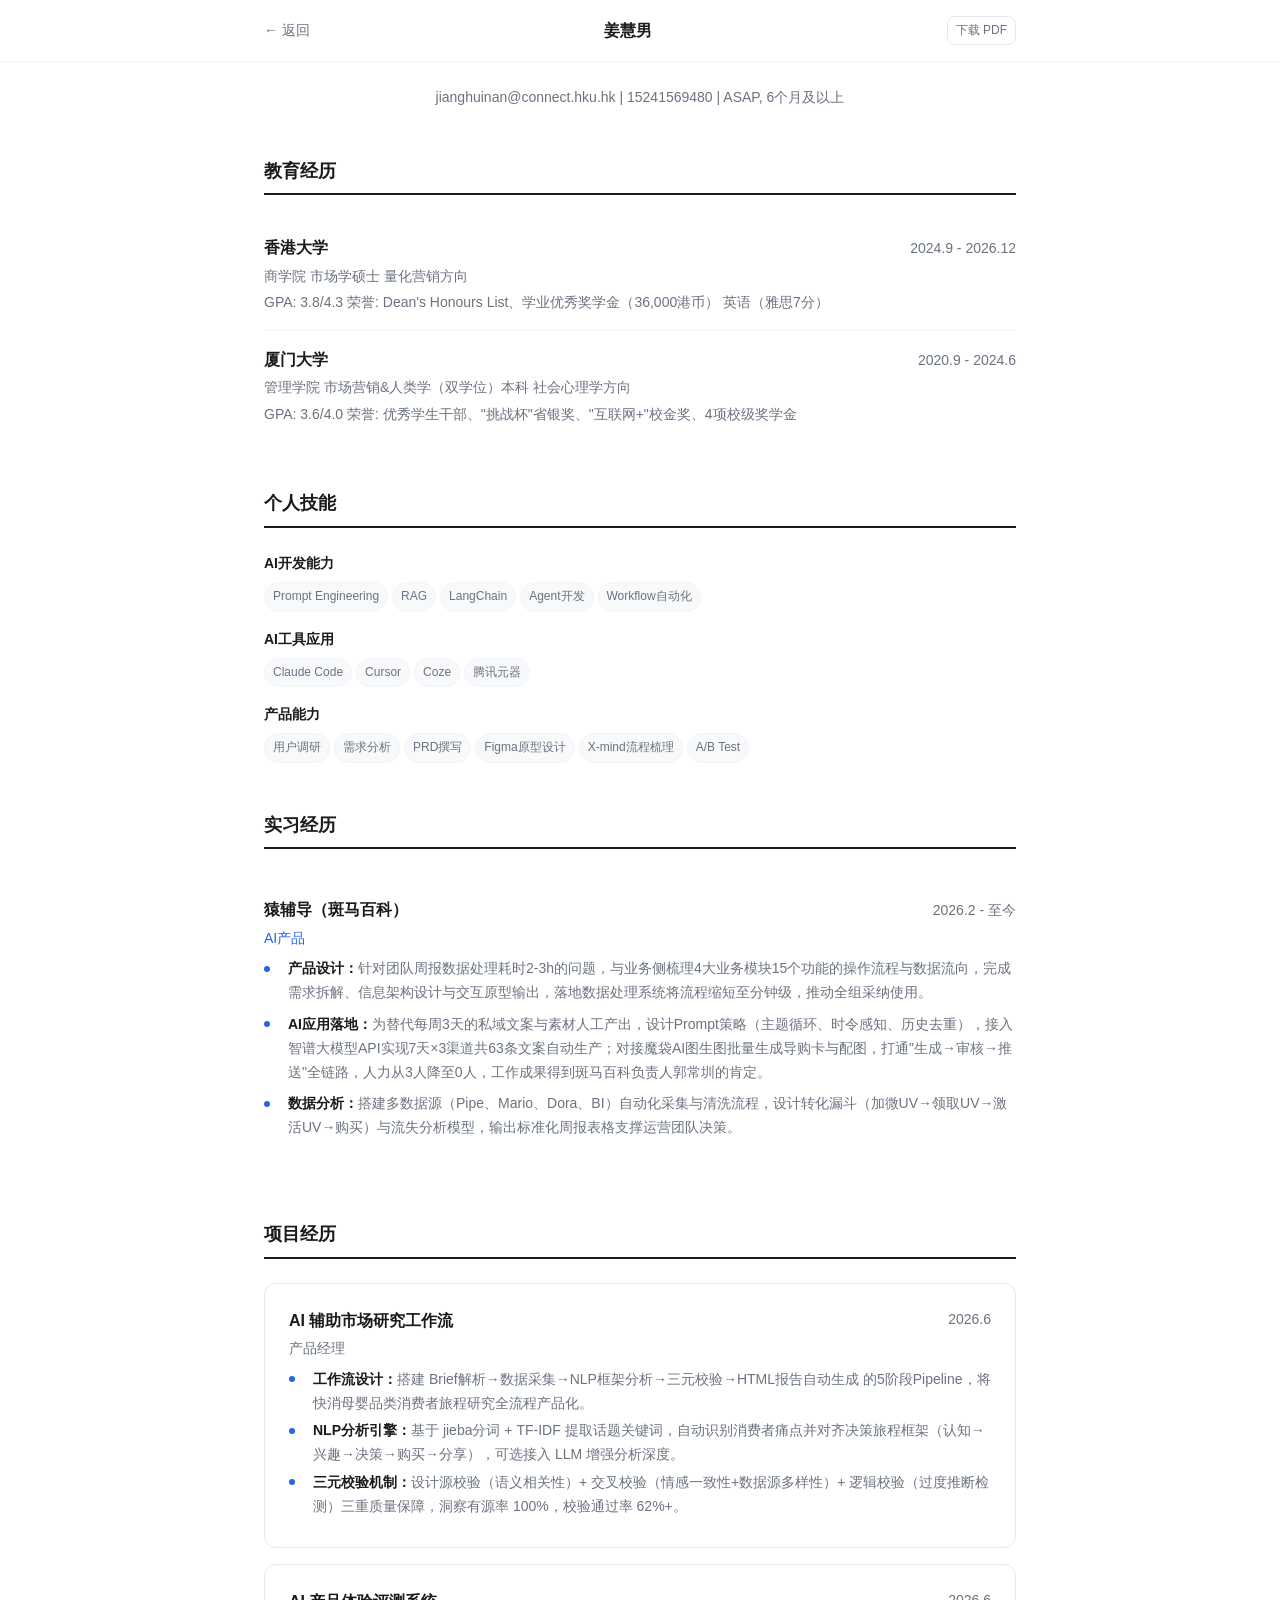
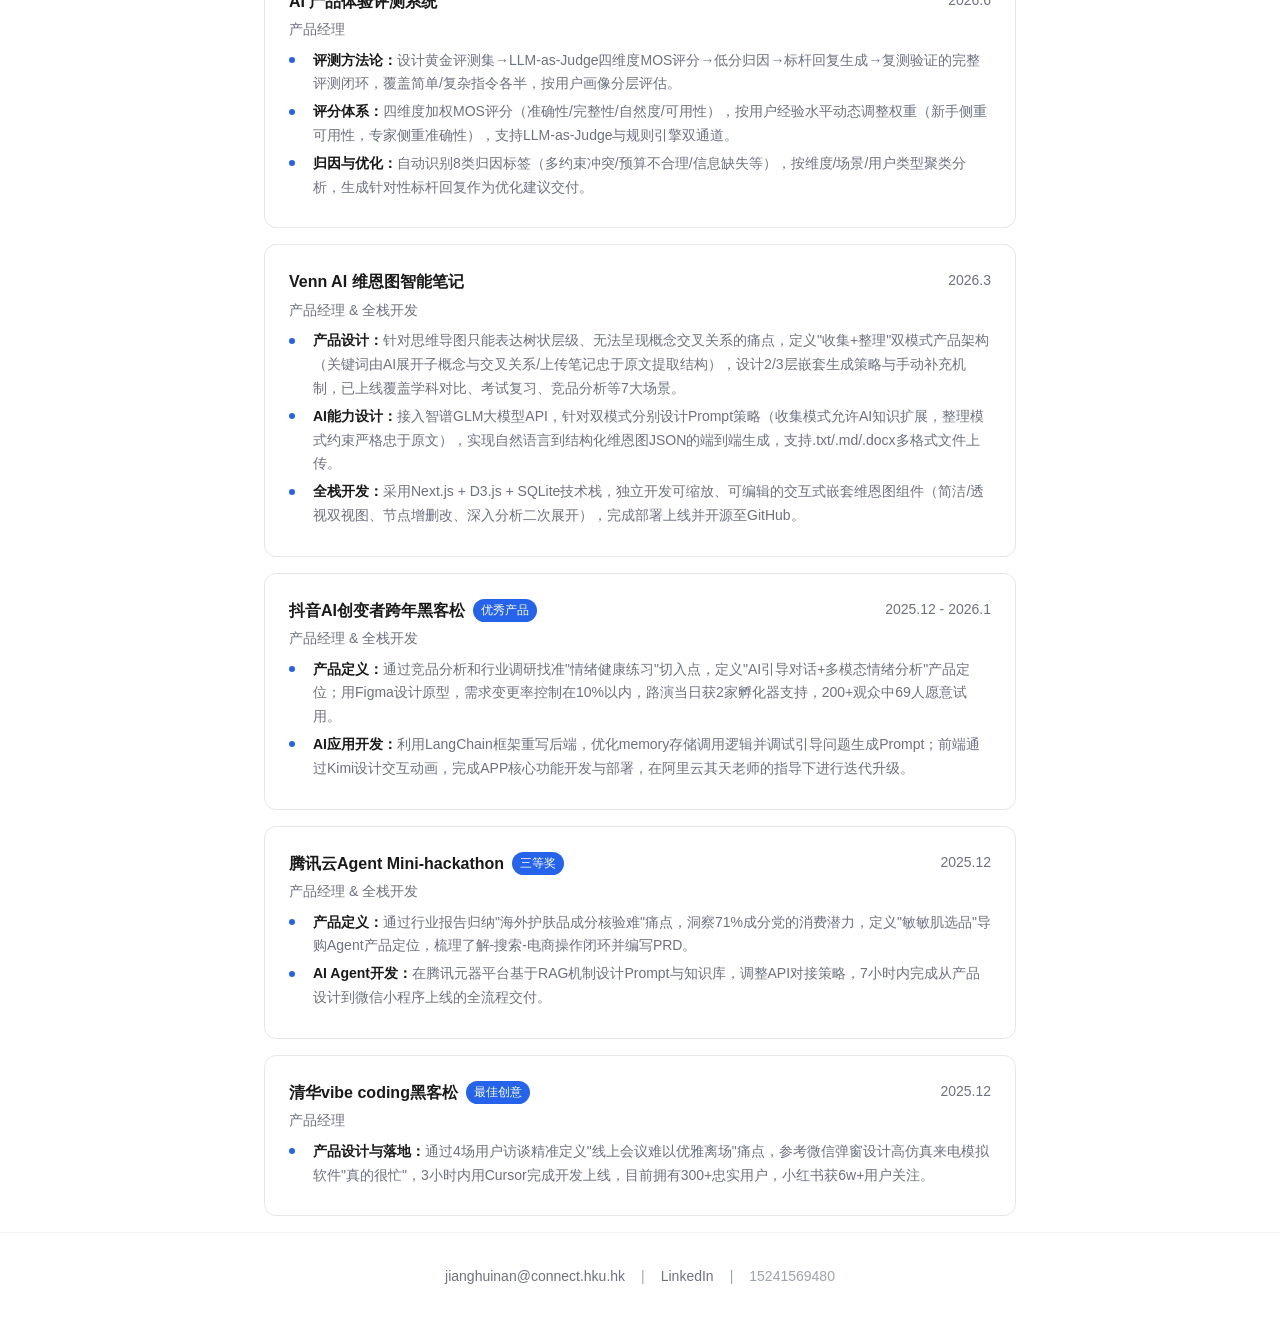
<file: docs/resume.html>
<!DOCTYPE html>
<html lang="zh-CN">
<head>
  <meta charset="UTF-8">
  <meta name="viewport" content="width=device-width, initial-scale=1.0">
  <meta name="description" content="姜慧男 - AI 产品经理简历">
  <title>简历 - 姜慧男</title>
  <link rel="stylesheet" href="css/style.css">
</head>
<body>
  <div class="page-wrapper">

    <!-- Navbar -->
    <nav class="navbar">
      <div class="container navbar__inner">
        <button class="navbar__back" onclick="window.location.href='index.html'">
          &larr; 返回
        </button>
        <span class="navbar__title">姜慧男</span>
        <div class="navbar__actions">
          <a class="btn btn--ghost btn--sm" href="assets/docs/resume.pdf" download>
            下载 PDF
          </a>
        </div>
      </div>
    </nav>

    <!-- Main Content -->
    <main class="page-content">
      <div class="container">
        <!-- 公司 Banner（动态渲染） -->
        <div id="companyBanner"></div>

        <!-- 联系方式 -->
        <div id="contactInfo" style="text-align:center; padding-top:1.5rem; color:var(--color-text-secondary); font-size:var(--font-sm)"></div>

        <!-- 教育经历 -->
        <div id="educationSection"></div>

        <!-- 个人技能 -->
        <div id="skillsSection"></div>

        <!-- 实习经历 -->
        <div id="experienceSection"></div>

        <!-- 项目经历 -->
        <div id="projectsSection"></div>

        <!-- 产品分析（定制区，动态渲染） -->
        <div id="analysisSection"></div>
      </div>
    </main>

    <!-- Footer -->
    <footer class="footer">
      <div class="footer__links">
        <a href="mailto:jianghuinan@connect.hku.hk">jianghuinan@connect.hku.hk</a>
        <span>|</span>
        <a href="https://www.linkedin.com/in/lily-jiang-325913325" target="_blank" rel="noopener">LinkedIn</a>
        <span>|</span>
        <span>15241569480</span>
      </div>
    </footer>
  </div>

  <script src="js/data/resume.js"></script>
  <script src="js/data/companies.js"></script>
  <script src="js/data/projects.js"></script>
  <script src="js/renderer.js"></script>
  <script src="js/resume.js"></script>
</body>
</html>
</file>
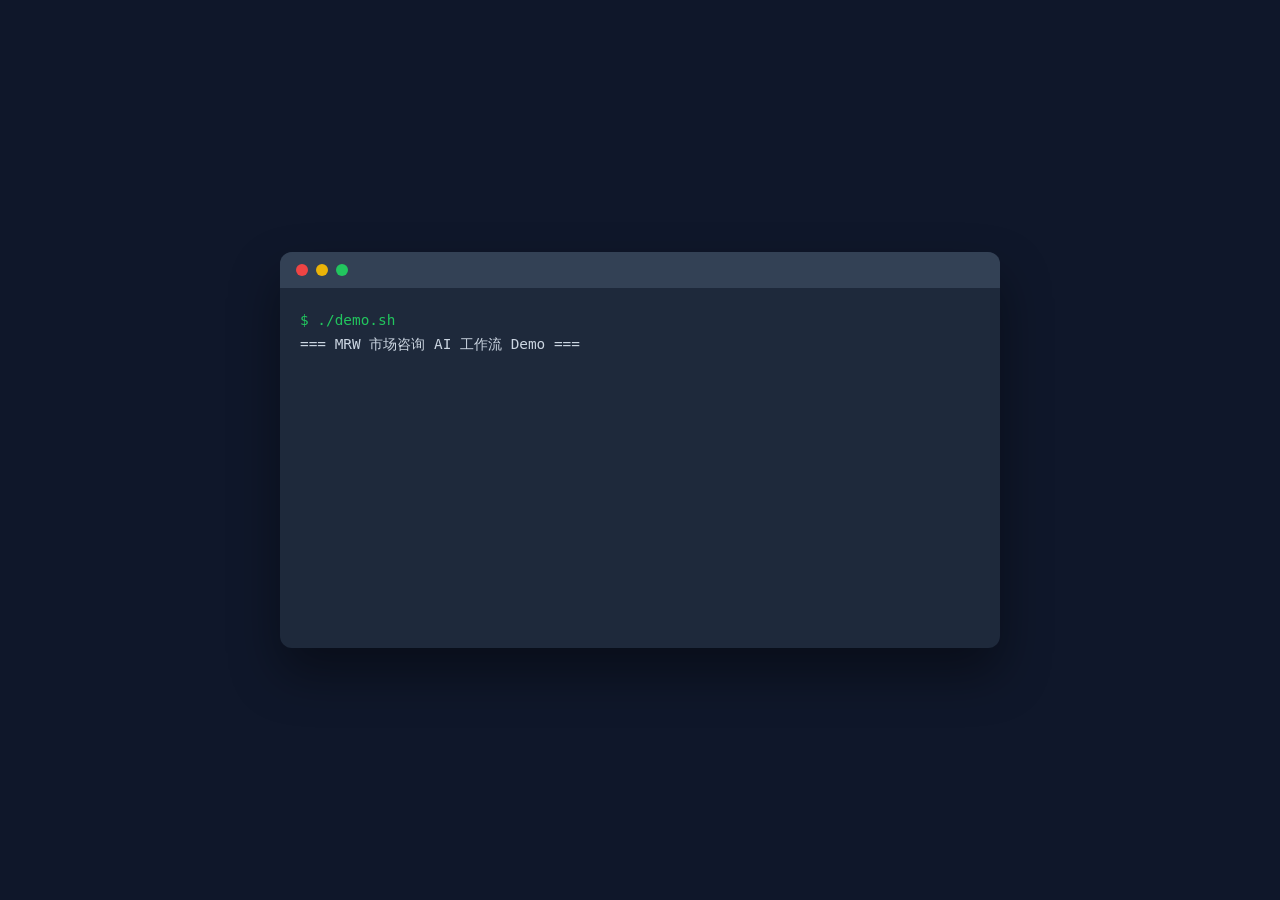
<file: docs/assets/demos/mrw-demo.html>
<!DOCTYPE html>
<html lang="zh-CN">
<head>
  <meta charset="UTF-8">
  <meta name="viewport" content="width=device-width, initial-scale=1.0">
  <title>MRW Pipeline Demo</title>
  <style>
    * { box-sizing: border-box; margin: 0; padding: 0; }
    body { background: #0f172a; color: #e2e8f0; font-family: ui-monospace, SFMono-Regular, Menlo, monospace; min-height: 100vh; display: flex; align-items: center; justify-content: center; padding: 2rem; }
    .terminal { width: min(720px, 100%); background: #1e293b; border-radius: 12px; overflow: hidden; box-shadow: 0 25px 50px rgba(0,0,0,.4); }
    .bar { background: #334155; padding: .75rem 1rem; display: flex; gap: .5rem; }
    .dot { width: 12px; height: 12px; border-radius: 50%; }
    .red { background: #ef4444; } .yellow { background: #eab308; } .green { background: #22c55e; }
    .screen { padding: 1.25rem; min-height: 360px; font-size: .9rem; line-height: 1.7; }
    .line { opacity: 0; animation: fadeIn .4s forwards; }
    .prompt { color: #22c55e; } .cmd { color: #93c5fd; } .out { color: #cbd5e1; } .hi { color: #fbbf24; }
    @keyframes fadeIn { to { opacity: 1; } }
  </style>
</head>
<body>
  <div class="terminal">
    <div class="bar"><span class="dot red"></span><span class="dot yellow"></span><span class="dot green"></span></div>
    <div class="screen" id="screen"></div>
  </div>
  <script>
    const lines = [
      ['prompt', '$ ', './demo.sh'],
      ['out', '', '=== MRW 市场咨询 AI 工作流 Demo ==='],
      ['out', '', '[1/3] 展示 Brief...'],
      ['out', '', 'title: 敏感肌护肤品类消费者洞察'],
      ['out', '', '[2/3] 运行 Pipeline...'],
      ['out', '', 'Pipeline complete.'],
      ['hi', '', '  Source rate:  100.0%'],
      ['hi', '', '  Auto-passed:  14/14'],
      ['out', '', '[3/3] 运行 MOS 评测...'],
      ['hi', '', '  Average MOS:  3.94'],
      ['hi', '', '  Pass rate:    100.0%'],
      ['out', '', '=== Demo 完成 ==='],
      ['out', '', 'Report → outputs/report.html'],
    ];
    const screen = document.getElementById('screen');
    let i = 0;
    function showNext() {
      if (i >= lines.length) return;
      const [cls, prefix, text] = lines[i++];
      const div = document.createElement('div');
      div.className = 'line ' + cls;
      div.style.animationDelay = '0s';
      div.textContent = prefix + text;
      screen.appendChild(div);
      setTimeout(showNext, i === 1 ? 400 : 700);
    }
    showNext();
  </script>
</body>
</html>
</file>
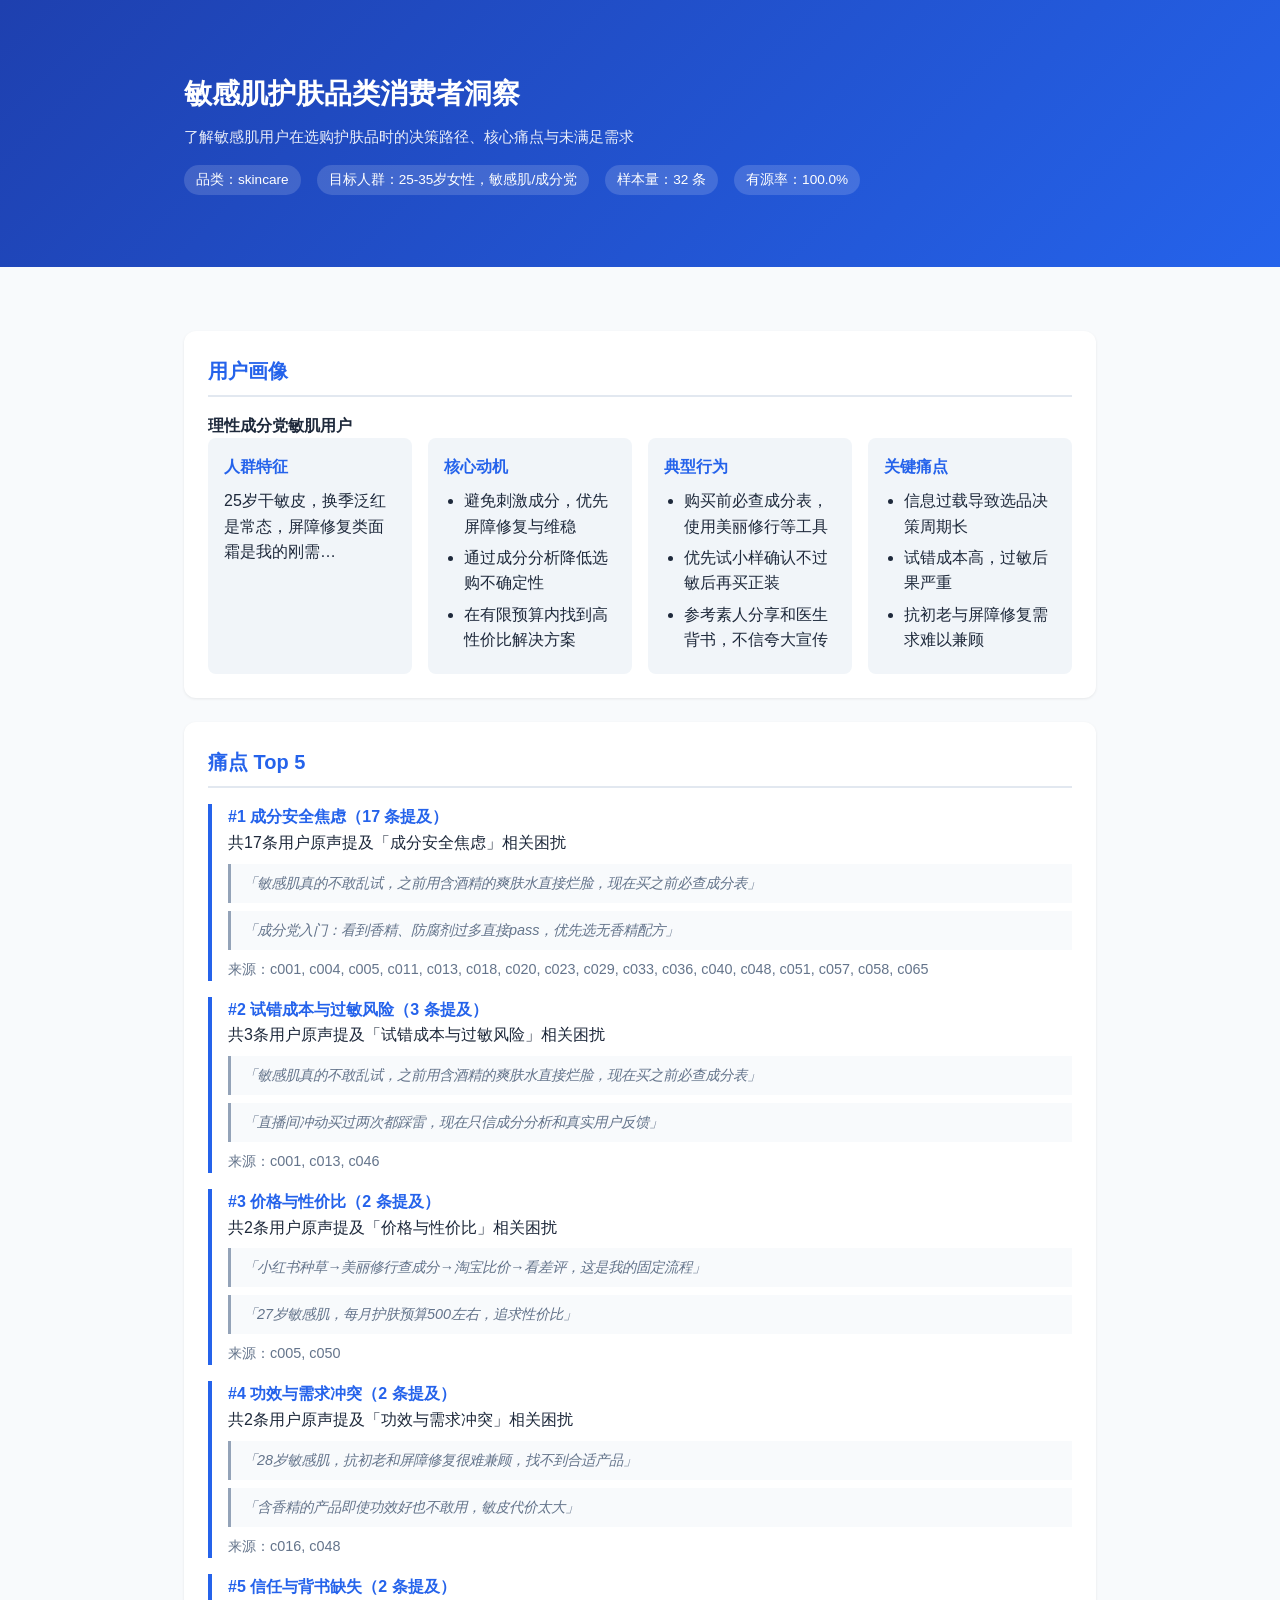
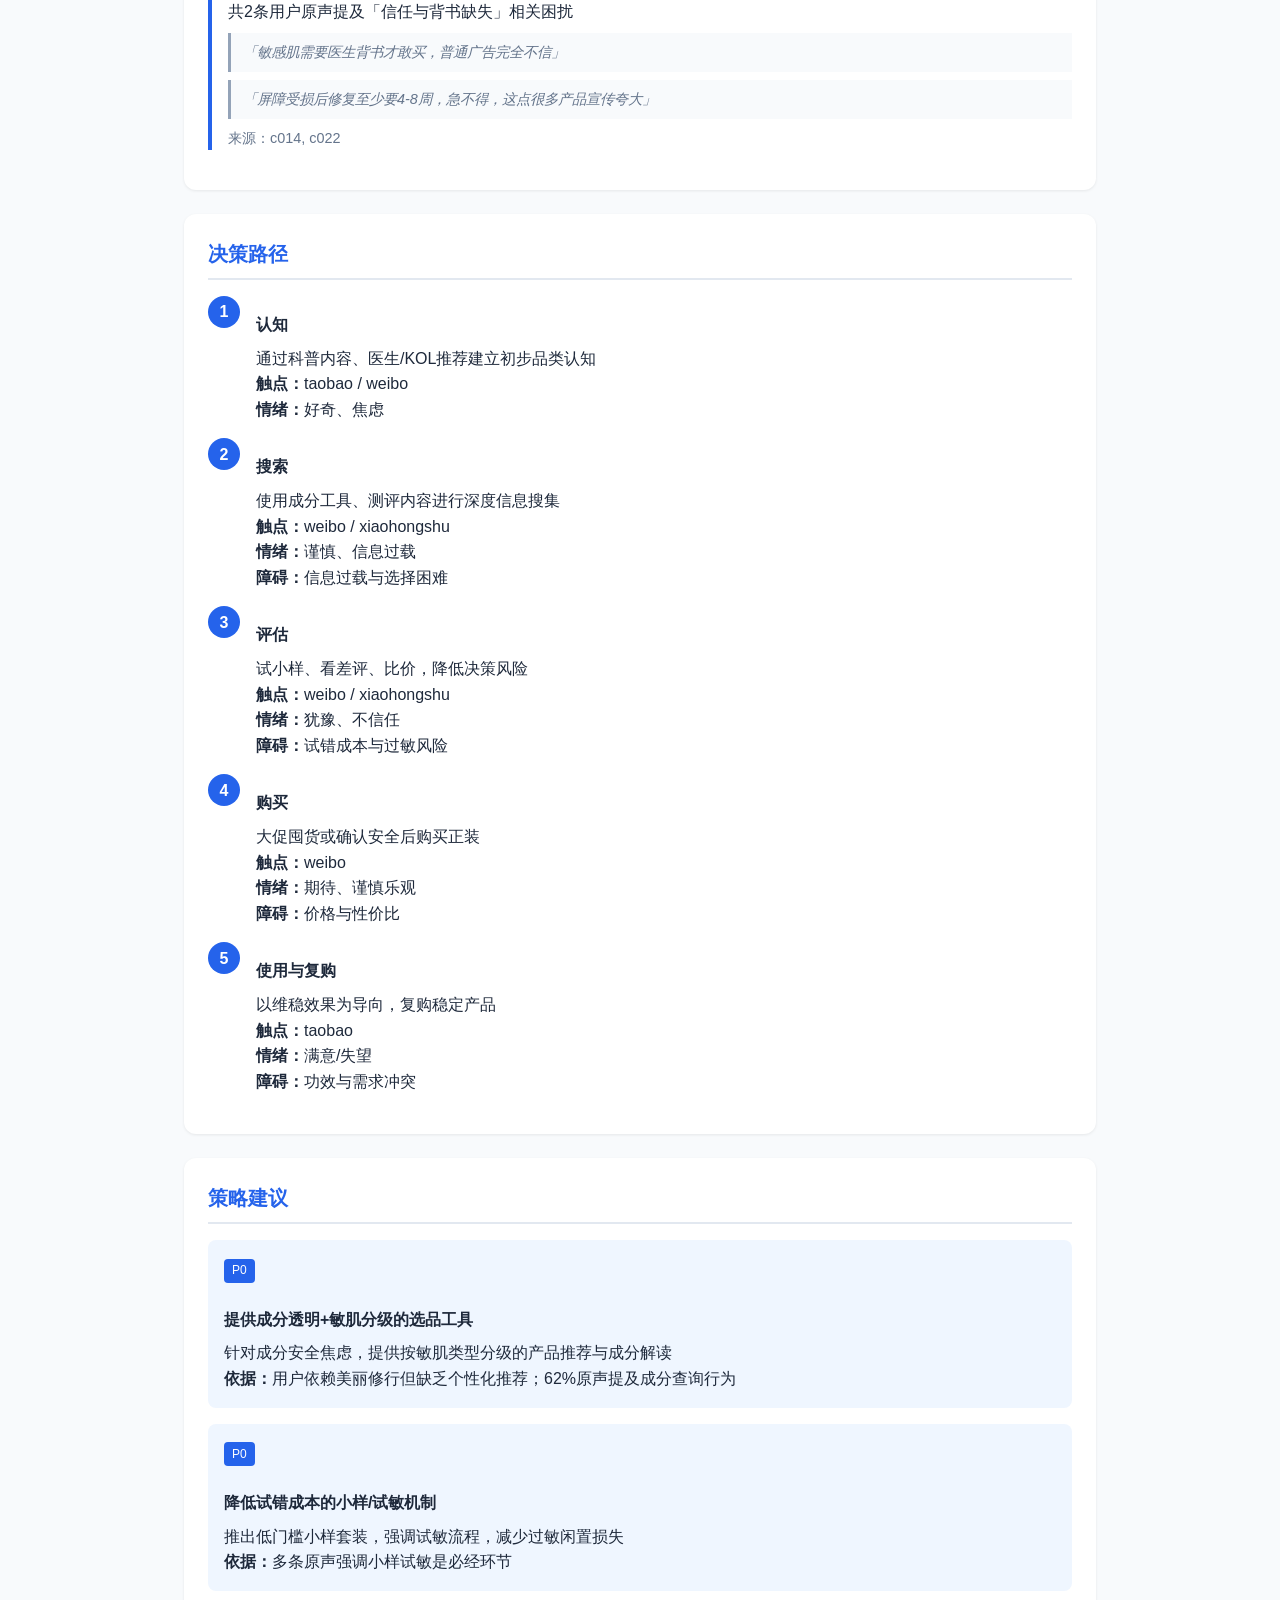
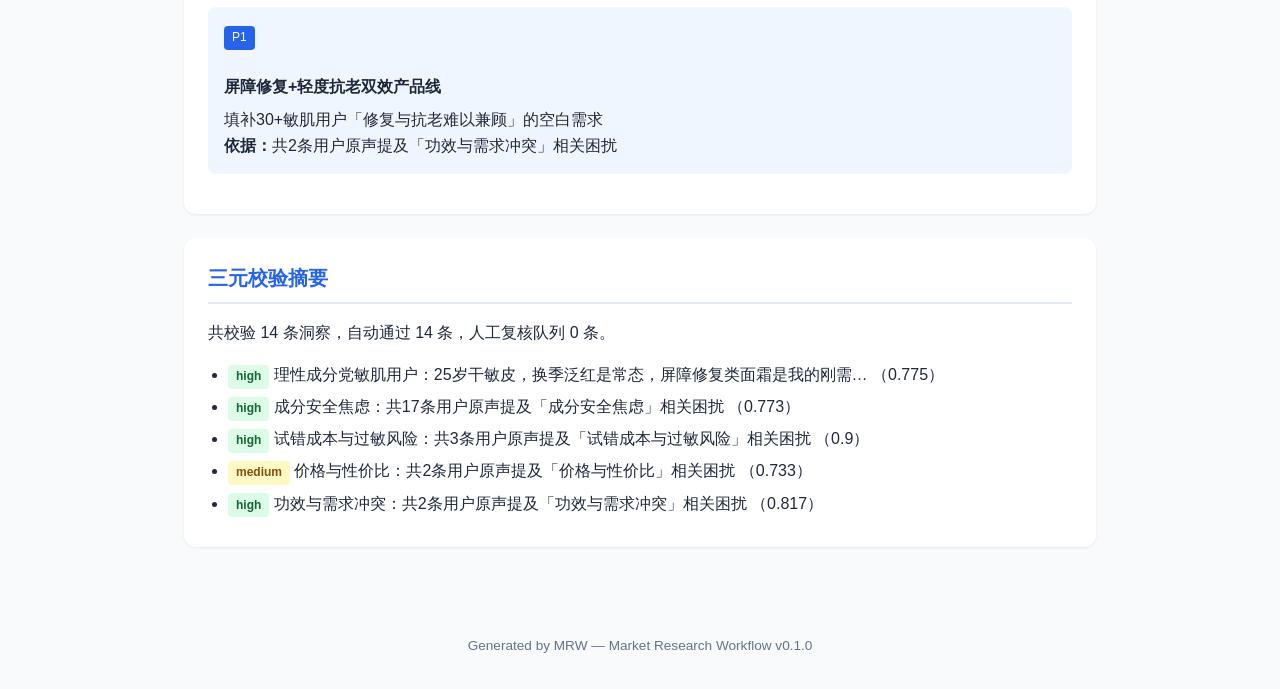
<file: docs/assets/reports/mrw-sample-report.html>
<!DOCTYPE html>
<html lang="zh-CN">
<head>
  <meta charset="UTF-8">
  <meta name="viewport" content="width=device-width, initial-scale=1.0">
  <title>敏感肌护肤品类消费者洞察 — 消费者洞察报告</title>
  <style>
    :root { --primary: #2563eb; --bg: #f8fafc; --card: #fff; --text: #1e293b; --muted: #64748b; }
    * { box-sizing: border-box; margin: 0; padding: 0; }
    body { font-family: -apple-system, BlinkMacSystemFont, "Segoe UI", "PingFang SC", sans-serif; background: var(--bg); color: var(--text); line-height: 1.6; }
    .container { max-width: 960px; margin: 0 auto; padding: 2rem 1.5rem; }
    header { background: linear-gradient(135deg, #1e40af, #2563eb); color: #fff; padding: 2.5rem 1.5rem; margin-bottom: 2rem; }
    header h1 { font-size: 1.75rem; margin-bottom: 0.5rem; }
    header p { opacity: 0.9; font-size: 0.95rem; }
    .meta { display: flex; flex-wrap: wrap; gap: 1rem; margin-top: 1rem; font-size: 0.85rem; }
    .meta span { background: rgba(255,255,255,0.15); padding: 0.25rem 0.75rem; border-radius: 999px; }
    section { background: var(--card); border-radius: 12px; padding: 1.5rem; margin-bottom: 1.5rem; box-shadow: 0 1px 3px rgba(0,0,0,0.08); }
    h2 { font-size: 1.25rem; color: var(--primary); margin-bottom: 1rem; padding-bottom: 0.5rem; border-bottom: 2px solid #e2e8f0; }
    h3 { font-size: 1rem; margin: 1rem 0 0.5rem; }
    ul { padding-left: 1.25rem; }
    li { margin-bottom: 0.35rem; }
    .persona-grid { display: grid; grid-template-columns: repeat(auto-fit, minmax(200px, 1fr)); gap: 1rem; }
    .persona-card { background: #f1f5f9; padding: 1rem; border-radius: 8px; }
    .persona-card strong { display: block; color: var(--primary); margin-bottom: 0.5rem; }
    .pain-item { border-left: 4px solid var(--primary); padding-left: 1rem; margin-bottom: 1rem; }
    .pain-rank { font-weight: 700; color: var(--primary); }
    .quote { background: #f8fafc; border-left: 3px solid #94a3b8; padding: 0.5rem 0.75rem; margin: 0.5rem 0; font-size: 0.9rem; color: var(--muted); font-style: italic; }
    .stage { display: flex; align-items: flex-start; gap: 1rem; margin-bottom: 1rem; }
    .stage-num { background: var(--primary); color: #fff; width: 2rem; height: 2rem; border-radius: 50%; display: flex; align-items: center; justify-content: center; font-weight: 700; flex-shrink: 0; }
    .rec { background: #eff6ff; padding: 1rem; border-radius: 8px; margin-bottom: 1rem; }
    .rec-priority { display: inline-block; background: var(--primary); color: #fff; font-size: 0.75rem; padding: 0.15rem 0.5rem; border-radius: 4px; margin-bottom: 0.5rem; }
    .validation { font-size: 0.9rem; color: var(--muted); }
    .badge { display: inline-block; padding: 0.15rem 0.5rem; border-radius: 4px; font-size: 0.75rem; font-weight: 600; }
    .badge-high { background: #dcfce7; color: #166534; }
    .badge-medium { background: #fef9c3; color: #854d0e; }
    .badge-low { background: #fee2e2; color: #991b1b; }
    footer { text-align: center; padding: 2rem; color: var(--muted); font-size: 0.85rem; }
  </style>
</head>
<body>
  <header>
    <div class="container">
      <h1>敏感肌护肤品类消费者洞察</h1>
      <p>了解敏感肌用户在选购护肤品时的决策路径、核心痛点与未满足需求</p>
      <div class="meta">
        <span>品类：skincare</span>
        <span>目标人群：25-35岁女性，敏感肌/成分党</span>
        <span>样本量：32 条</span>
        <span>有源率：100.0%</span>
      </div>
    </div>
  </header>

  <div class="container">
    <section>
      <h2>用户画像</h2>
      <p><strong>理性成分党敏肌用户</strong></p>
      <div class="persona-grid">
        <div class="persona-card"><strong>人群特征</strong>25岁干敏皮，换季泛红是常态，屏障修复类面霜是我的刚需…</div>
        <div class="persona-card"><strong>核心动机</strong><ul><li>避免刺激成分，优先屏障修复与维稳</li><li>通过成分分析降低选购不确定性</li><li>在有限预算内找到高性价比解决方案</li></ul></div>
        <div class="persona-card"><strong>典型行为</strong><ul><li>购买前必查成分表，使用美丽修行等工具</li><li>优先试小样确认不过敏后再买正装</li><li>参考素人分享和医生背书，不信夸大宣传</li></ul></div>
        <div class="persona-card"><strong>关键痛点</strong><ul><li>信息过载导致选品决策周期长</li><li>试错成本高，过敏后果严重</li><li>抗初老与屏障修复需求难以兼顾</li></ul></div>
      </div>
    </section>

    <section>
      <h2>痛点 Top 5</h2>
      
      <div class="pain-item">
        <div class="pain-rank">#1 成分安全焦虑（17 条提及）</div>
        <p>共17条用户原声提及「成分安全焦虑」相关困扰</p>
        
        <div class="quote">「敏感肌真的不敢乱试，之前用含酒精的爽肤水直接烂脸，现在买之前必查成分表」</div>
        
        <div class="quote">「成分党入门：看到香精、防腐剂过多直接pass，优先选无香精配方」</div>
        
        <p class="validation">来源：c001, c004, c005, c011, c013, c018, c020, c023, c029, c033, c036, c040, c048, c051, c057, c058, c065</p>
      </div>
      
      <div class="pain-item">
        <div class="pain-rank">#2 试错成本与过敏风险（3 条提及）</div>
        <p>共3条用户原声提及「试错成本与过敏风险」相关困扰</p>
        
        <div class="quote">「敏感肌真的不敢乱试，之前用含酒精的爽肤水直接烂脸，现在买之前必查成分表」</div>
        
        <div class="quote">「直播间冲动买过两次都踩雷，现在只信成分分析和真实用户反馈」</div>
        
        <p class="validation">来源：c001, c013, c046</p>
      </div>
      
      <div class="pain-item">
        <div class="pain-rank">#3 价格与性价比（2 条提及）</div>
        <p>共2条用户原声提及「价格与性价比」相关困扰</p>
        
        <div class="quote">「小红书种草→美丽修行查成分→淘宝比价→看差评，这是我的固定流程」</div>
        
        <div class="quote">「27岁敏感肌，每月护肤预算500左右，追求性价比」</div>
        
        <p class="validation">来源：c005, c050</p>
      </div>
      
      <div class="pain-item">
        <div class="pain-rank">#4 功效与需求冲突（2 条提及）</div>
        <p>共2条用户原声提及「功效与需求冲突」相关困扰</p>
        
        <div class="quote">「28岁敏感肌，抗初老和屏障修复很难兼顾，找不到合适产品」</div>
        
        <div class="quote">「含香精的产品即使功效好也不敢用，敏皮代价太大」</div>
        
        <p class="validation">来源：c016, c048</p>
      </div>
      
      <div class="pain-item">
        <div class="pain-rank">#5 信任与背书缺失（2 条提及）</div>
        <p>共2条用户原声提及「信任与背书缺失」相关困扰</p>
        
        <div class="quote">「敏感肌需要医生背书才敢买，普通广告完全不信」</div>
        
        <div class="quote">「屏障受损后修复至少要4-8周，急不得，这点很多产品宣传夸大」</div>
        
        <p class="validation">来源：c014, c022</p>
      </div>
      
    </section>

    <section>
      <h2>决策路径</h2>
      
      <div class="stage">
        <div class="stage-num">1</div>
        <div>
          <h3>认知</h3>
          <p>通过科普内容、医生/KOL推荐建立初步品类认知</p>
          <p><strong>触点：</strong>taobao / weibo</p>
          <p><strong>情绪：</strong>好奇、焦虑</p>
          
        </div>
      </div>
      
      <div class="stage">
        <div class="stage-num">2</div>
        <div>
          <h3>搜索</h3>
          <p>使用成分工具、测评内容进行深度信息搜集</p>
          <p><strong>触点：</strong>weibo / xiaohongshu</p>
          <p><strong>情绪：</strong>谨慎、信息过载</p>
          <p><strong>障碍：</strong>信息过载与选择困难</p>
        </div>
      </div>
      
      <div class="stage">
        <div class="stage-num">3</div>
        <div>
          <h3>评估</h3>
          <p>试小样、看差评、比价，降低决策风险</p>
          <p><strong>触点：</strong>weibo / xiaohongshu</p>
          <p><strong>情绪：</strong>犹豫、不信任</p>
          <p><strong>障碍：</strong>试错成本与过敏风险</p>
        </div>
      </div>
      
      <div class="stage">
        <div class="stage-num">4</div>
        <div>
          <h3>购买</h3>
          <p>大促囤货或确认安全后购买正装</p>
          <p><strong>触点：</strong>weibo</p>
          <p><strong>情绪：</strong>期待、谨慎乐观</p>
          <p><strong>障碍：</strong>价格与性价比</p>
        </div>
      </div>
      
      <div class="stage">
        <div class="stage-num">5</div>
        <div>
          <h3>使用与复购</h3>
          <p>以维稳效果为导向，复购稳定产品</p>
          <p><strong>触点：</strong>taobao</p>
          <p><strong>情绪：</strong>满意/失望</p>
          <p><strong>障碍：</strong>功效与需求冲突</p>
        </div>
      </div>
      
    </section>

    <section>
      <h2>策略建议</h2>
      
      <div class="rec">
        <span class="rec-priority">P0</span>
        <h3>提供成分透明+敏肌分级的选品工具</h3>
        <p>针对成分安全焦虑，提供按敏肌类型分级的产品推荐与成分解读</p>
        <p><strong>依据：</strong>用户依赖美丽修行但缺乏个性化推荐；62%原声提及成分查询行为</p>
      </div>
      
      <div class="rec">
        <span class="rec-priority">P0</span>
        <h3>降低试错成本的小样/试敏机制</h3>
        <p>推出低门槛小样套装，强调试敏流程，减少过敏闲置损失</p>
        <p><strong>依据：</strong>多条原声强调小样试敏是必经环节</p>
      </div>
      
      <div class="rec">
        <span class="rec-priority">P1</span>
        <h3>屏障修复+轻度抗老双效产品线</h3>
        <p>填补30+敏肌用户「修复与抗老难以兼顾」的空白需求</p>
        <p><strong>依据：</strong>共2条用户原声提及「功效与需求冲突」相关困扰</p>
      </div>
      
    </section>

    <section>
      <h2>三元校验摘要</h2>
      <p>共校验 14 条洞察，自动通过 14 条，人工复核队列 0 条。</p>
      <ul style="margin-top: 1rem;">
        
        <li>
          <span class="badge badge-high">high</span>
          理性成分党敏肌用户：25岁干敏皮，换季泛红是常态，屏障修复类面霜是我的刚需…
          （0.775）
        </li>
        
        <li>
          <span class="badge badge-high">high</span>
          成分安全焦虑：共17条用户原声提及「成分安全焦虑」相关困扰
          （0.773）
        </li>
        
        <li>
          <span class="badge badge-high">high</span>
          试错成本与过敏风险：共3条用户原声提及「试错成本与过敏风险」相关困扰
          （0.9）
        </li>
        
        <li>
          <span class="badge badge-medium">medium</span>
          价格与性价比：共2条用户原声提及「价格与性价比」相关困扰
          （0.733）
        </li>
        
        <li>
          <span class="badge badge-high">high</span>
          功效与需求冲突：共2条用户原声提及「功效与需求冲突」相关困扰
          （0.817）
        </li>
        
      </ul>
    </section>
  </div>

  <footer>
    Generated by MRW — Market Research Workflow v0.1.0
  </footer>
</body>
</html>
</file>
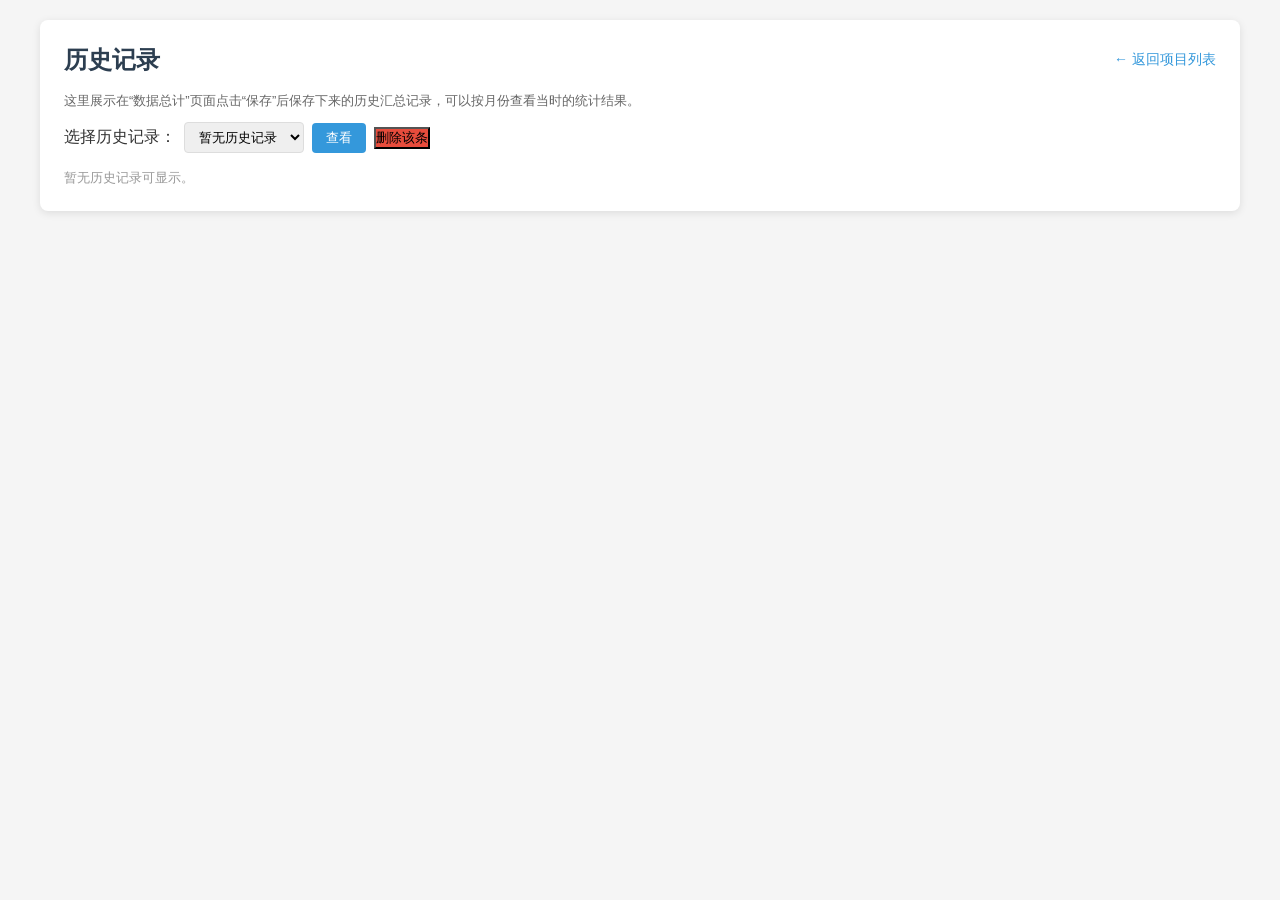
<file: docs/assets/demos/history/history.html>
<!DOCTYPE html>
<html lang="zh-CN">
<head>
  <meta charset="UTF-8" />
  <title>发票金额填报 - 历史记录</title>
  <meta name="viewport" content="width=device-width, initial-scale=1.0" />
  <style>
    * {
      margin: 0;
      padding: 0;
      box-sizing: border-box;
    }
    body {
      font-family: -apple-system, BlinkMacSystemFont, "Segoe UI", Roboto,
        "Helvetica Neue", Arial, sans-serif;
      background: #f5f5f5;
      padding: 20px;
      color: #333;
    }
    .container {
      max-width: 1200px;
      margin: 0 auto;
      background: #fff;
      border-radius: 8px;
      box-shadow: 0 2px 8px rgba(0, 0, 0, 0.1);
      padding: 24px;
    }
    .header {
      display: flex;
      justify-content: space-between;
      align-items: center;
      margin-bottom: 16px;
      gap: 12px;
      flex-wrap: wrap;
    }
    h1 {
      font-size: 24px;
      color: #2c3e50;
    }
    .back-link {
      font-size: 14px;
      color: #3498db;
      text-decoration: none;
    }
    .back-link:hover {
      text-decoration: underline;
    }
    .desc {
      font-size: 13px;
      color: #666;
      margin-bottom: 12px;
    }
    .btn {
      padding: 6px 14px;
      border-radius: 4px;
      border: none;
      cursor: pointer;
      font-size: 13px;
      color: #fff;
      background: #3498db;
    }
    .btn:hover {
      background: #2980b9;
    }
    .btn-danger {
      background: #e74c3c;
    }
    .btn-danger:hover {
      background: #c0392b;
    }
    select {
      padding: 6px 10px;
      border-radius: 4px;
      border: 1px solid #ddd;
      font-size: 13px;
    }
    .toolbar {
      display: flex;
      align-items: center;
      gap: 8px;
      flex-wrap: wrap;
      margin-bottom: 12px;
    }
    .empty-tip {
      font-size: 13px;
      color: #999;
      margin-top: 16px;
    }
    table {
      width: 100%;
      border-collapse: collapse;
      margin-top: 8px;
      font-size: 14px;
    }
    th,
    td {
      border: 1px solid #ddd;
      padding: 8px;
      text-align: center;
    }
    th {
      background: #34495e;
      color: #fff;
      font-weight: 600;
    }
    tr:nth-child(even) {
      background: #f8f9fa;
    }
    tr:hover {
      background: #e8f4f8;
    }
    .total-row {
      background: #ffeaa7;
      font-weight: 600;
    }
    .meal-section {
      margin-top: 20px;
      margin-bottom: 12px;
      padding: 12px;
      border-radius: 6px;
      background: #f7f9fb;
    }
    .meal-title {
      font-size: 16px;
      font-weight: 600;
      color: #2c3e50;
      margin-bottom: 4px;
    }
    .ym-tip {
      font-size: 13px;
      color: #555;
      margin-top: 4px;
    }
  </style>
</head>
<body>
  <div class="container">
    <div class="header">
      <h1>历史记录</h1>
      <a href="index.html" class="back-link">← 返回项目列表</a>
    </div>

    <p class="desc">
      这里展示在“数据总计”页面点击“保存”后保存下来的历史汇总记录，可以按月份查看当时的统计结果。
    </p>

    <div class="toolbar">
      <label for="historySelect">选择历史记录：</label>
      <select id="historySelect"></select>
      <button class="btn" onclick="viewSelected()">查看</button>
      <button class="btn-danger" onclick="deleteSelected()">删除该条</button>
    </div>

    <p id="ymInfo" class="ym-tip"></p>

    <div id="tableContainer"></div>
  </div>

  <script>
    const SUMMARY_HISTORY_KEY = "summaryHistory";

    let historyList = [];
    let currentIndex = -1;

    function loadHistory() {
      const saved = localStorage.getItem(SUMMARY_HISTORY_KEY);
      if (!saved) {
        historyList = [];
        return;
      }
      try {
        const arr = JSON.parse(saved);
        if (Array.isArray(arr)) {
          historyList = arr;
        } else {
          historyList = [];
        }
      } catch (e) {
        console.error("解析历史记录失败：", e);
        historyList = [];
      }
    }

    function saveHistory() {
      localStorage.setItem(SUMMARY_HISTORY_KEY, JSON.stringify(historyList));
    }

    function formatLabel(item, index) {
      const y = item.year;
      const m = item.month;
      const t = item.createdAt
        ? item.createdAt.replace("T", " ").substring(0, 16)
        : "";
      return (
        (index + 1) +
        "）" +
        y +
        "年" +
        m +
        "月 - 保存时间 " +
        t
      );
    }

    function renderHistorySelect() {
      const select = document.getElementById("historySelect");
      select.innerHTML = "";
      if (!historyList.length) {
        const opt = document.createElement("option");
        opt.value = "-1";
        opt.textContent = "暂无历史记录";
        select.appendChild(opt);
        currentIndex = -1;
        renderSnapshot(null);
        return;
      }
      historyList.forEach(function (item, index) {
        const opt = document.createElement("option");
        opt.value = String(index);
        opt.textContent = formatLabel(item, index);
        select.appendChild(opt);
      });
      select.value = "0";
      currentIndex = 0;
      renderSnapshot(historyList[0]);
    }

    function viewSelected() {
      const select = document.getElementById("historySelect");
      const idx = parseInt(select.value, 10);
      if (isNaN(idx) || idx < 0 || idx >= historyList.length) {
        alert("请选择一条有效的历史记录。");
        return;
      }
      currentIndex = idx;
      renderSnapshot(historyList[idx]);
    }

    function deleteSelected() {
      if (currentIndex < 0 || currentIndex >= historyList.length) {
        alert("当前没有可删除的历史记录。");
        return;
      }
      if (
        !confirm(
          "确定要删除选中的这条历史记录吗？此操作不可恢复。"
        )
      ) {
        return;
      }
      historyList.splice(currentIndex, 1);
      saveHistory();
      renderHistorySelect();
    }

    function renderSnapshot(item) {
      const container = document.getElementById("tableContainer");
      const ymInfo = document.getElementById("ymInfo");
      container.innerHTML = "";
      ymInfo.textContent = "";

      if (!item || !item.summary) {
        const p = document.createElement("p");
        p.className = "empty-tip";
        p.textContent = "暂无历史记录可显示。";
        container.appendChild(p);
        return;
      }

      ymInfo.textContent =
        "对应统计月份：" +
        item.year +
        " 年 " +
        item.month +
        " 月；保存时间：" +
        (item.createdAt
          ? item.createdAt.replace("T", " ").substring(0, 16)
          : "");

      const summary = item.summary;
      const mealOrder = [
        "营养午餐",
        "自收午餐",
        "早晚餐",
        "教师餐",
        "幼儿园餐"
      ];

      let hasAnyData = false;

      mealOrder.forEach(function (meal) {
        const section = summary[meal];
        if (!section || !section.rows || !section.rows.length) return;
        hasAnyData = true;

        const box = document.createElement("div");
        box.className = "meal-section";

        const title = document.createElement("div");
        title.className = "meal-title";
        title.textContent = meal;
        box.appendChild(title);

        const table = document.createElement("table");
        const thead = document.createElement("thead");
        thead.innerHTML =
          "<tr><th>项目</th><th>总数量</th><th>总金额（元）</th><th>整体均价</th></tr>";
        table.appendChild(thead);

        const tbody = document.createElement("tbody");
        section.rows.forEach(function (row) {
          const tr = document.createElement("tr");
          tr.innerHTML =
            "<td>" +
            row.project +
            "</td><td>" +
            row.quantity.toFixed(2) +
            "</td><td>" +
            row.amount.toFixed(2) +
            "</td><td>" +
            row.avgPrice +
            "</td>";
          tbody.appendChild(tr);
        });

        const totalTr = document.createElement("tr");
        totalTr.className = "total-row";
        totalTr.innerHTML =
          "<td>合计</td><td>" +
          section.totalQuantity.toFixed(2) +
          "</td><td>" +
          section.totalAmount.toFixed(2) +
          "</td><td>" +
          section.totalAvg +
          "</td>";
        tbody.appendChild(totalTr);

        table.appendChild(tbody);
        box.appendChild(table);

        container.appendChild(box);
      });

      if (!hasAnyData) {
        const p = document.createElement("p");
        p.className = "empty-tip";
        p.textContent = "该记录下无任何统计数据。";
        container.appendChild(p);
      }
    }

    window.onload = function () {
      loadHistory();
      renderHistorySelect();
    };
  </script>
</body>
</html>
</file>
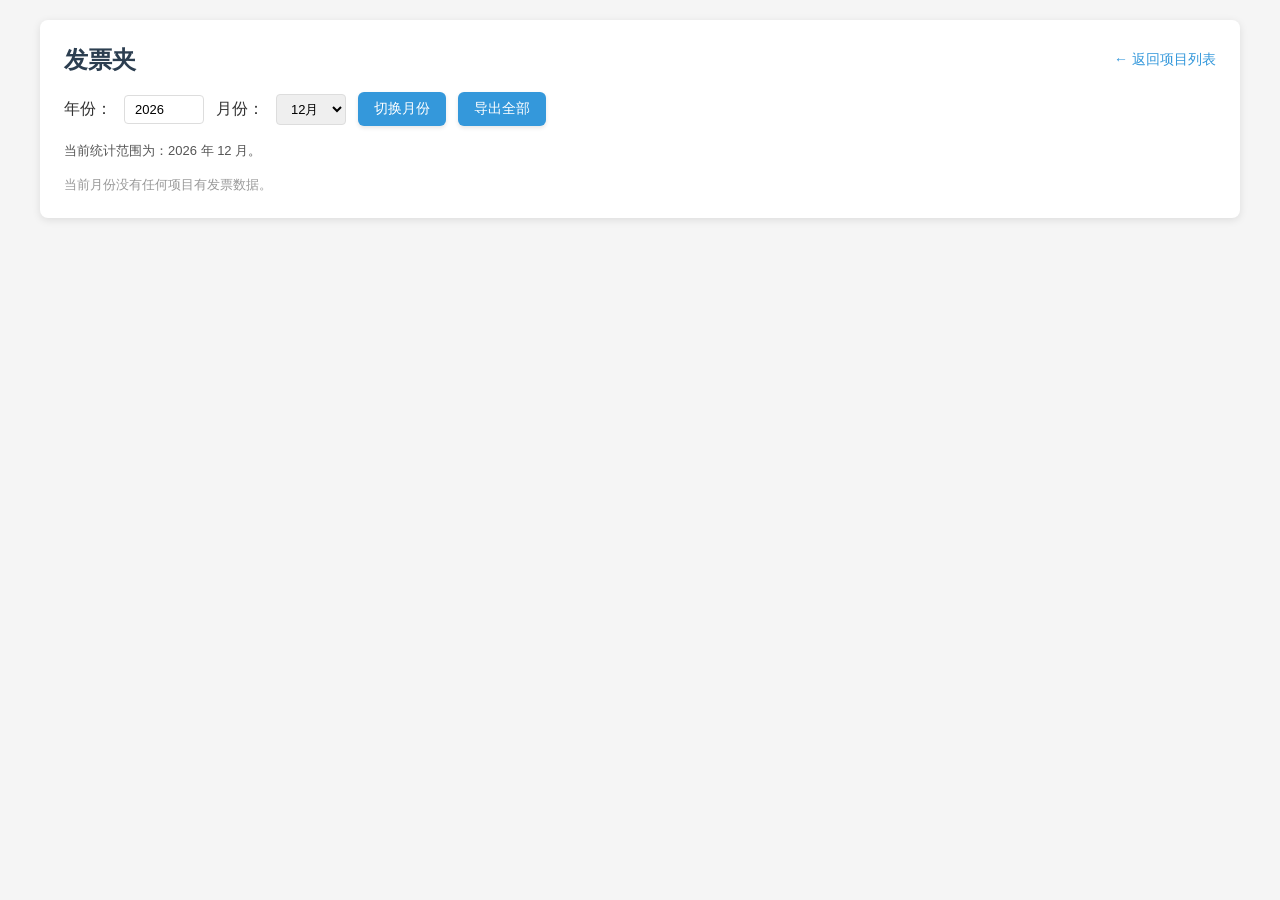
<file: docs/assets/demos/history/invoice.html>
<!DOCTYPE html>
<html lang="zh-CN">
<head>
  <meta charset="UTF-8" />
  <title>发票夹 - 所有项目发票汇总</title>
  <meta name="viewport" content="width=device-width, initial-scale=1.0" />
  <style>
    * {
      margin: 0;
      padding: 0;
      box-sizing: border-box;
    }
    body {
      font-family: -apple-system, BlinkMacSystemFont, "Segoe UI", Roboto,
        "Helvetica Neue", Arial, sans-serif;
      background: #f5f5f5;
      padding: 20px;
      color: #333;
    }
    .container {
      max-width: 1200px;
      margin: 0 auto;
      background: #fff;
      border-radius: 8px;
      box-shadow: 0 2px 8px rgba(0, 0, 0, 0.1);
      padding: 24px;
    }
    .header {
      display: flex;
      justify-content: space-between;
      align-items: center;
      margin-bottom: 16px;
      gap: 12px;
      flex-wrap: wrap;
    }
    h1 {
      font-size: 24px;
      color: #2c3e50;
    }
    .back-link {
      font-size: 14px;
      color: #3498db;
      text-decoration: none;
    }
    .back-link:hover {
      text-decoration: underline;
    }
    .toolbar {
      display: flex;
      align-items: center;
      gap: 12px;
      margin-bottom: 16px;
      flex-wrap: wrap;
    }
    .btn {
      padding: 8px 16px;
      border-radius: 6px;
      border: none;
      cursor: pointer;
      font-size: 14px;
      font-weight: 500;
      color: #fff;
      background: #3498db;
      box-shadow: 0 2px 4px rgba(0, 0, 0, 0.1);
    }
    .btn:hover {
      background: #2980b9;
    }
    .ym-tip {
      font-size: 13px;
      color: #555;
      margin-bottom: 12px;
    }
    .project-block {
      margin-top: 20px;
      margin-bottom: 24px;
      padding: 16px;
      border-radius: 8px;
      background: #f9fafb;
      border: 1px solid #e0e0e0;
    }
    .project-block h2 {
      font-size: 18px;
      color: #2c3e50;
      margin-bottom: 12px;
      border-left: 4px solid #3498db;
      padding-left: 8px;
    }
    .meal-section {
      margin-top: 12px;
      margin-bottom: 8px;
    }
    .meal-title {
      font-size: 14px;
      font-weight: 600;
      color: #856404;
      margin-bottom: 4px;
    }
    table {
      width: 100%;
      border-collapse: collapse;
      font-size: 13px;
      margin-bottom: 8px;
    }
    th, td {
      border: 1px solid #ddd;
      padding: 6px 10px;
      text-align: center;
    }
    th {
      background: #34495e;
      color: #fff;
      font-weight: 600;
    }
    tr:nth-child(even) {
      background: #f8f9fa;
    }
    .subtotal-row {
      font-weight: 600;
      background: #ffeaa7;
    }
    .project-total {
      font-size: 14px;
      font-weight: 600;
      color: #155724;
      margin-top: 8px;
    }
    .empty-tip {
      font-size: 13px;
      color: #999;
      margin-top: 16px;
    }
  </style>
</head>
<body>
  <div class="container">
    <div class="header">
      <h1>发票夹</h1>
      <a href="index.html" class="back-link">← 返回项目列表</a>
    </div>

    <div class="toolbar">
      <label for="yearInput">年份：</label>
      <input type="number" id="yearInput" style="width:80px; padding:6px 10px; border:1px solid #ddd; border-radius:4px; font-size:13px;" />
      <label for="monthSelect">月份：</label>
      <select id="monthSelect" style="padding:6px 10px; border:1px solid #ddd; border-radius:4px; font-size:13px;">
        <option value="1">1月</option>
        <option value="2">2月</option>
        <option value="3">3月</option>
        <option value="4">4月</option>
        <option value="5">5月</option>
        <option value="6">6月</option>
        <option value="7">7月</option>
        <option value="8">8月</option>
        <option value="9">9月</option>
        <option value="10">10月</option>
        <option value="11">11月</option>
        <option value="12">12月</option>
      </select>
      <button class="btn" onclick="switchMonth()">切换月份</button>
      <button class="btn" onclick="exportAll()">导出全部</button>
    </div>

    <p id="ymInfo" class="ym-tip"></p>

    <div id="content"></div>
  </div>

  <script>
    const PROJECT_LIST_STORAGE_KEY = "projectListConfig";
    const YEAR_MONTH_STORAGE_KEY = "invoiceYearMonth";

    const DEFAULT_PROJECT_LIST = [
      "乐福源猪肉", "王家猪肉", "香万家猪肉", "清真牛肉", "嘉泽牛肉",
      "利丰鸡蛋", "小毛蔬菜", "子茼豆腐", "老李土豆", "利丰粮油",
      "李军调料", "徐国熏鸡", "金联蔬菜", "利丰水产"
    ];

    let PROJECT_LIST = [];
    let localYearMonth = null;

    function loadProjectList() {
      const saved = localStorage.getItem(PROJECT_LIST_STORAGE_KEY);
      if (saved) {
        try {
          const arr = JSON.parse(saved);
          if (Array.isArray(arr) && arr.length) {
            PROJECT_LIST = arr;
            return;
          }
        } catch (e) {}
      }
      PROJECT_LIST = DEFAULT_PROJECT_LIST.slice();
    }

    function getCurrentYearMonth() {
      const saved = localStorage.getItem(YEAR_MONTH_STORAGE_KEY);
      if (saved) {
        try {
          const obj = JSON.parse(saved);
          if (obj && obj.year && obj.month) return obj;
        } catch (e) {}
      }
      const now = new Date();
      return { year: now.getFullYear(), month: now.getMonth() + 1 };
    }

    function getEffectiveYearMonth() {
      if (localYearMonth) return localYearMonth;
      return getCurrentYearMonth();
    }

    function isInMonth(dateString) {
      const ym = getEffectiveYearMonth();
      const d = new Date(dateString);
      if (isNaN(d.getTime())) return false;
      return d.getFullYear() === ym.year && d.getMonth() + 1 === ym.month;
    }

    function switchMonth() {
      const year = parseInt(document.getElementById("yearInput").value, 10);
      const month = parseInt(document.getElementById("monthSelect").value, 10);
      if (!year || !month || month < 1 || month > 12) {
        alert("请填写正确的年份和月份。");
        return;
      }
      localYearMonth = { year: year, month: month };
      document.getElementById("ymInfo").textContent =
        "当前统计范围为：" + year + " 年 " + month + " 月。";
      render();
    }

    function render() {
      const container = document.getElementById("content");
      container.innerHTML = "";
      const mealOrder = ["营养午餐", "自收午餐", "早晚餐", "教师餐", "幼儿园餐"];
      let hasAny = false;

      PROJECT_LIST.forEach(function (projectName) {
        const key = "invoiceEntries_" + projectName;
        let entries = [];
        const saved = localStorage.getItem(key);
        if (saved) {
          try { entries = JSON.parse(saved) || []; } catch (e) { entries = []; }
        }

        const filtered = entries.filter(function (e) { return isInMonth(e.date); });
        if (!filtered.length) return;

        // 按用餐类别+食材+单位汇总
        const summary = {};
        filtered.forEach(function (e) {
          const meal = e.mealCategory || "";
          const product = e.product || "";
          if (!meal || !product) return;
          const unit = e.unit || "斤";
          const k = meal + "||" + product + "||" + unit;
          if (!summary[k]) {
            summary[k] = { mealCategory: meal, product: product, unit: unit, totalQuantity: 0, totalAmount: 0 };
          }
          summary[k].totalQuantity += e.quantity || 0;
          summary[k].totalAmount += e.amount || 0;
        });

        const items = Object.values(summary);
        if (!items.length) return;

        hasAny = true;

        const byMeal = {};
        items.forEach(function (item) {
          if (!byMeal[item.mealCategory]) byMeal[item.mealCategory] = [];
          byMeal[item.mealCategory].push(item);
        });

        const block = document.createElement("div");
        block.className = "project-block";

        const h2 = document.createElement("h2");
        h2.textContent = projectName;
        block.appendChild(h2);

        let projQty = 0;
        let projAmt = 0;

        mealOrder.forEach(function (meal) {
          const list = byMeal[meal];
          if (!list || !list.length) return;

          const section = document.createElement("div");
          section.className = "meal-section";

          const title = document.createElement("div");
          title.className = "meal-title";
          title.textContent = meal;
          section.appendChild(title);

          const table = document.createElement("table");
          const thead = document.createElement("thead");
          thead.innerHTML = "<tr><th>食材</th><th>总数量</th><th>单位</th><th>均价</th><th>总金额（元）</th></tr>";
          table.appendChild(thead);

          const tbody = document.createElement("tbody");
          let mealQty = 0;
          let mealAmt = 0;

          list.forEach(function (item) {
            const avg = item.totalQuantity > 0 ? (item.totalAmount / item.totalQuantity).toFixed(2) : "0.00";
            mealQty += item.totalQuantity;
            mealAmt += item.totalAmount;

            const tr = document.createElement("tr");
            tr.innerHTML = "<td>" + item.product + "</td><td>" + item.totalQuantity.toFixed(2) +
              "</td><td>" + item.unit + "</td><td>" + avg + " 元/" + item.unit +
              "</td><td>" + item.totalAmount.toFixed(2) + "</td>";
            tbody.appendChild(tr);
          });

          const subtotalTr = document.createElement("tr");
          subtotalTr.className = "subtotal-row";
          subtotalTr.innerHTML = "<td>小计</td><td>" + mealQty.toFixed(2) +
            "</td><td></td><td>" + (mealQty > 0 ? (mealAmt / mealQty).toFixed(2) : "0.00") +
            "</td><td>" + mealAmt.toFixed(2) + "</td>";
          tbody.appendChild(subtotalTr);

          projQty += mealQty;
          projAmt += mealAmt;

          table.appendChild(tbody);
          section.appendChild(table);
          block.appendChild(section);
        });

        const totalDiv = document.createElement("div");
        totalDiv.className = "project-total";
        totalDiv.textContent = "项目合计 — 总数量：" + projQty.toFixed(2) + "  总金额：" + projAmt.toFixed(2) + " 元";
        block.appendChild(totalDiv);

        container.appendChild(block);
      });

      if (!hasAny) {
        const p = document.createElement("p");
        p.className = "empty-tip";
        p.textContent = "当前月份没有任何项目有发票数据。";
        container.appendChild(p);
      }
    }

    function exportAll() {
      const mealOrder = ["营养午餐", "自收午餐", "早晚餐", "教师餐", "幼儿园餐"];
      let csv = "\uFEFF";
      let hasAny = false;

      PROJECT_LIST.forEach(function (projectName) {
        const key = "invoiceEntries_" + projectName;
        let entries = [];
        const saved = localStorage.getItem(key);
        if (saved) {
          try { entries = JSON.parse(saved) || []; } catch (e) { entries = []; }
        }

        const filtered = entries.filter(function (e) { return isInMonth(e.date); });
        if (!filtered.length) return;

        const summary = {};
        filtered.forEach(function (e) {
          const meal = e.mealCategory || "";
          const product = e.product || "";
          if (!meal || !product) return;
          const unit = e.unit || "斤";
          const k = meal + "||" + product + "||" + unit;
          if (!summary[k]) {
            summary[k] = { mealCategory: meal, product: product, unit: unit, totalQuantity: 0, totalAmount: 0 };
          }
          summary[k].totalQuantity += e.quantity || 0;
          summary[k].totalAmount += e.amount || 0;
        });

        const items = Object.values(summary);
        if (!items.length) return;

        hasAny = true;
        csv += projectName + "\n";

        const byMeal = {};
        items.forEach(function (item) {
          if (!byMeal[item.mealCategory]) byMeal[item.mealCategory] = [];
          byMeal[item.mealCategory].push(item);
        });

        mealOrder.forEach(function (meal) {
          const list = byMeal[meal];
          if (!list || !list.length) return;
          csv += meal + "\n";
          csv += "食材,总数量,单位,均价,总金额(元)\n";
          list.forEach(function (item) {
            const avg = item.totalQuantity > 0 ? (item.totalAmount / item.totalQuantity).toFixed(2) : "0.00";
            csv += [item.product, item.totalQuantity.toFixed(2), item.unit, avg + " 元/" + item.unit, item.totalAmount.toFixed(2)]
              .map(function (v) { return '"' + String(v).replace(/"/g, '""') + '"'; }).join(",") + "\n";
          });
          csv += "\n";
        });
        csv += "\n";
      });

      if (!hasAny) {
        alert("当前月份没有数据可导出。");
        return;
      }

      const ym = getEffectiveYearMonth();
      const blob = new Blob([csv], { type: "text/csv;charset=utf-8;" });
      const link = document.createElement("a");
      link.href = URL.createObjectURL(blob);
      link.download = ym.year + "年" + ym.month + "月_发票夹_" + new Date().toISOString().split("T")[0] + ".csv";
      document.body.appendChild(link);
      link.click();
      document.body.removeChild(link);
      URL.revokeObjectURL(link.href);
    }

    window.onload = function () {
      loadProjectList();
      const ym = getCurrentYearMonth();
      document.getElementById("yearInput").value = ym.year;
      document.getElementById("monthSelect").value = String(ym.month);
      document.getElementById("ymInfo").textContent =
        "当前统计范围为：" + ym.year + " 年 " + ym.month + " 月。";
      render();
    };
  </script>
</body>
</html>
</file>
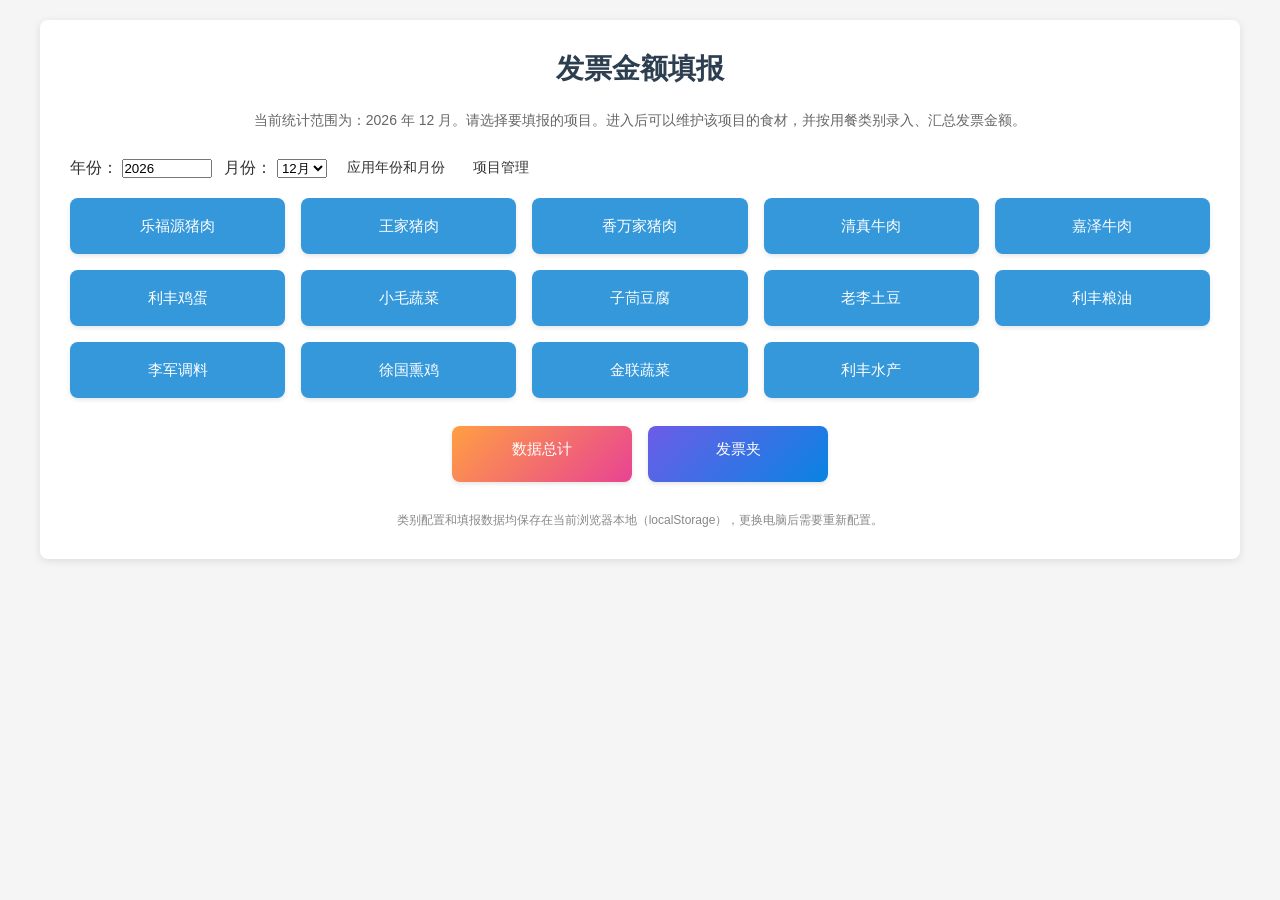
<file: docs/assets/demos/history/project.html>
<!DOCTYPE html>
<html lang="zh-CN">
<head>
  <meta charset="UTF-8" />
  <title>项目发票金额填报</title>
  <meta name="viewport" content="width=device-width, initial-scale=1.0" />
  <style>
    * {
      margin: 0;
      padding: 0;
      box-sizing: border-box;
    }
    body {
      font-family: -apple-system, BlinkMacSystemFont, "Segoe UI", Roboto,
        "Helvetica Neue", Arial, sans-serif;
      background: #f5f5f5;
      padding: 20px;
      color: #333;
    }
    .container {
      max-width: 1600px;
      margin: 0 auto;
      background: #fff;
      border-radius: 8px;
      box-shadow: 0 2px 8px rgba(0, 0, 0, 0.1);
      padding: 24px;
    }
    .header {
      display: flex;
      justify-content: space-between;
      align-items: center;
      margin-bottom: 16px;
      gap: 12px;
      flex-wrap: wrap;
    }
    h1 {
      font-size: 22px;
      color: #2c3e50;
      flex: 1;
    }
    .back-link {
      font-size: 14px;
      color: #3498db;
      text-decoration: none;
    }
    .back-link:hover {
      text-decoration: underline;
    }
    .header-actions {
      display: flex;
      align-items: center;
      gap: 8px;
      flex-wrap: wrap;
    }
    .section {
      margin-top: 20px;
      margin-bottom: 24px;
    }
    .section-title {
      font-size: 18px;
      font-weight: 600;
      color: #34495e;
      margin-bottom: 12px;
      border-left: 4px solid #3498db;
      padding-left: 8px;
    }
    .hint {
      font-size: 12px;
      color: #888;
      margin-bottom: 8px;
    }
    .row {
      display: flex;
      align-items: center;
      gap: 12px;
      margin-bottom: 12px;
      flex-wrap: wrap;
    }
    label {
      font-size: 14px;
      font-weight: 500;
      min-width: 70px;
    }
    input[type="text"],
    input[type="number"],
    input[type="date"],
    select {
      padding: 8px 12px;
      border: 1px solid #ddd;
      border-radius: 4px;
      font-size: 14px;
    }
    select {
      min-width: 180px;
    }
    input:focus,
    select:focus {
      outline: none;
      border-color: #3498db;
      box-shadow: 0 0 0 2px rgba(52, 152, 219, 0.2);
    }
    .btn {
      padding: 8px 16px;
      border-radius: 6px;
      border: none;
      cursor: pointer;
      font-size: 14px;
      font-weight: 500;
      color: #fff;
      background: #3498db;
      box-shadow: 0 2px 4px rgba(0, 0, 0, 0.1);
    }
    .btn:hover {
      background: #2980b9;
    }
    .btn-danger {
      padding: 8px 16px;
      border-radius: 6px;
      border: none;
      cursor: pointer;
      font-size: 14px;
      font-weight: 500;
      color: #fff;
      background: #e74c3c;
      box-shadow: 0 2px 4px rgba(0, 0, 0, 0.1);
    }
    .btn-danger:hover {
      background: #c0392b;
    }
    .btn-secondary {
      padding: 8px 16px;
      border-radius: 6px;
      border: none;
      cursor: pointer;
      font-size: 14px;
      font-weight: 500;
      color: #fff;
      background: #7f8c8d;
      box-shadow: 0 2px 4px rgba(0, 0, 0, 0.1);
    }
    .btn-secondary:hover {
      background: #636e72;
    }
    .btn-success {
      padding: 8px 16px;
      border-radius: 6px;
      border: none;
      cursor: pointer;
      font-size: 14px;
      font-weight: 500;
      color: #fff;
      background: #27ae60;
      box-shadow: 0 2px 4px rgba(0, 0, 0, 0.1);
    }
    .btn-success:hover {
      background: #229954;
    }
    ul {
      list-style: none;
      padding-left: 0;
    }
    li {
      display: flex;
      justify-content: space-between;
      align-items: center;
      padding: 6px 10px;
      border-bottom: 1px solid #eee;
    }
    li span {
      flex: 1;
    }
    .empty-tip {
      font-size: 13px;
      color: #999;
      margin-top: 4px;
    }
    table {
      width: 100%;
      border-collapse: collapse;
      margin-top: 12px;
      font-size: 14px;
    }
    th,
    td {
      border: 1px solid #ddd;
      padding: 10px;
      text-align: center;
    }
    th {
      background: #34495e;
      color: #fff;
      font-weight: 600;
    }
    tr:nth-child(even) {
      background: #f8f9fa;
    }
    tr:hover {
      background: #e8f4f8;
    }
    .delete-btn {
      padding: 4px 8px;
      font-size: 12px;
      border-radius: 4px;
      border: none;
      cursor: pointer;
      background: #e74c3c;
      color: #fff;
    }
    .delete-btn:hover {
      background: #c0392b;
    }
    .summary-card {
      margin-top: 12px;
      padding: 12px;
      background: #fff3cd;
      border-radius: 6px;
    }
    .summary-card h3 {
      margin-bottom: 8px;
      font-size: 16px;
      color: #856404;
    }
    .summary-total {
      margin-top: 10px;
      font-size: 15px;
      font-weight: 600;
      color: #155724;
    }
    .layout-two-cols {
      display: grid;
      grid-template-columns: 1fr 1.4fr;
      gap: 24px;
    }
    @media (max-width: 700px) {
      .layout-two-cols {
        grid-template-columns: 1fr;
      }
    }
  </style>
</head>
<body>
  <div class="container">
    <div class="header">
      <h1 id="pageTitle">项目发票金额填报</h1>
      <div class="header-actions">
        <a href="index.html" class="back-link">← 返回项目列表</a>
        <button class="btn-secondary" onclick="goToSummaryPage()">数据总计</button>
        <button class="btn-success" onclick="goToNextProject()">下一个项目</button>
      </div>
    </div>


    <div class="layout-two-cols">
      <!-- 左：数据录入 + 项目食材管理 -->
      <div>
        <div class="section">
          <div class="section-title">数据录入</div>
          <div class="hint">
            选择日期、用餐类别和食材，填写数量和金额，点击「添加记录」或按回车。
          </div>
          <div class="row">
            <label for="dateInput">日期</label>
            <input type="date" id="dateInput" required />
          </div>
          <div class="row">
            <label for="mealCategorySelect">用餐类别</label>
            <select id="mealCategorySelect" required>
              <option value="">请选择用餐类别</option>
              <option value="营养午餐">营养午餐</option>
              <option value="自收午餐">自收午餐</option>
              <option value="早晚餐">早晚餐</option>
              <option value="教师餐">教师餐</option>
              <option value="幼儿园餐">幼儿园餐</option>
            </select>
          </div>
          <div class="row">
            <label for="productSelect">食材</label>
            <select id="productSelect" required>
              <option value="">请选择食材</option>
            </select>
          </div>
          <div class="row">
            <label for="quantityInput">数量</label>
            <input
              type="number"
              id="quantityInput"
              step="0.01"
              min="0"
              placeholder="数量"
              required
            />
            <select id="unitSelect" style="min-width: 70px;">
              <option value="斤">斤</option>
              <option value="桶">桶</option>
              <option value="箱">箱</option>
              <option value="袋">袋</option>
            </select>
          </div>
          <div class="row">
            <label for="amountInput">金额</label>
            <input
              type="number"
              id="amountInput"
              step="0.01"
              min="0"
              placeholder="元"
              required
            />
          </div>
          <div class="row" style="gap:10px; margin-top:8px;">
            <button class="btn" onclick="addEntry()">添加记录</button>
            <button class="btn-success" onclick="recalculateAll()">重新计算</button>
            <button class="btn-danger" onclick="clearAllEntries()">清空所有记录</button>
            <button class="btn-secondary" onclick="exportProjectExcel()">导出本项目 Excel</button>
          </div>
        </div>

        <div class="section">
          <div class="section-title">项目食材管理</div>
          <div class="hint">
            增删本项目的食材（如排骨、牛肉、鸡蛋等），保存后录入和统计都会用到。
          </div>
          <div class="row">
            <label for="newCategoryInput">新增食材</label>
            <input
              type="text"
              id="newCategoryInput"
              placeholder="输入食材名称后点 添加"
            />
            <button class="btn" onclick="addCategory()">添加</button>
            <button class="btn-secondary" onclick="restoreProjectDefault()">
              恢复项目默认
            </button>
          </div>
          <ul id="categoryList"></ul>
          <div id="categoryEmptyTip" class="empty-tip" style="display: none">
            当前项目还没有任何食材，请先添加。
          </div>
        </div>
      </div>

      <!-- 右：数据统计时间 + 开发票汇总 + 数据列表 -->
      <div>
        <div class="section">
          <div class="section-title">数据统计时间 <span style="font-size:11px; font-weight:normal; color:#e74c3c; margin-left:8px;">注意审核录入时间和数据统计时间是否一致</span></div>
          <div style="display:flex; align-items:center; gap:12px; flex-wrap:wrap;">
            <span id="currentYmInfo" style="font-weight:600; color:#2c3e50; font-size:14px;"></span>
            <input type="number" id="yearInput" style="width:80px; padding:4px 8px; border:1px solid #ddd; border-radius:4px; font-size:13px;" />
            <select id="monthSelect" style="padding:4px 8px; border:1px solid #ddd; border-radius:4px; font-size:13px; min-width:auto;">
              <option value="1">1月</option>
              <option value="2">2月</option>
              <option value="3">3月</option>
              <option value="4">4月</option>
              <option value="5">5月</option>
              <option value="6">6月</option>
              <option value="7">7月</option>
              <option value="8">8月</option>
              <option value="9">9月</option>
              <option value="10">10月</option>
              <option value="11">11月</option>
              <option value="12">12月</option>
            </select>
            <button class="btn" style="padding:4px 12px; font-size:13px;" onclick="applyYearMonth()">切换</button>
          </div>
        </div>

        <div class="section">
          <div class="section-title">开发票汇总（按用餐类别和食材）<span id="summaryYmLabel" style="font-size:13px; font-weight:normal; color:#666; margin-left:12px;"></span></div>
          <div class="hint" style="font-size:11px;">
            按用餐类别和食材汇总：总数量、均价、总金额。数据根据录入记录自动刷新。
          </div>
          <div style="margin-top:10px; margin-bottom:10px;">
            <button class="btn" onclick="exportCategorySummary()">导出汇总</button>
          </div>
          <div id="categorySummaryContainer"></div>
        </div>

        <div class="section">
          <div class="section-title">数据列表<span id="dataListYmLabel" style="font-size:13px; font-weight:normal; color:#666; margin-left:12px;"></span></div>
          <table>
            <thead>
              <tr>
                <th>日期</th>
                <th>用餐类别</th>
                <th>食材</th>
                <th>数量</th>
                <th>单位</th>
                <th>金额</th>
                <th>操作</th>
              </tr>
            </thead>
            <tbody id="dataTableBody"></tbody>
          </table>
        </div>
      </div>
    </div>
  </div>

  <script>
    // —— URL 参数解析 —— //
    function getQueryParam(name) {
      const params = new URLSearchParams(window.location.search);
      return params.get(name);
    }

    // —— 默认类别配置（系统内置） —— //
    const DEFAULT_CONFIG = {
      乐福源猪肉: ["排骨", "精肉", "五花肉"],
      王家猪肉: ["排骨", "精肉", "五花肉"],
      香万家猪肉: ["排骨", "精肉", "五花肉"],
      清真牛肉: ["牛肉"],
      嘉泽牛肉: ["牛肉"],
      利丰鸡蛋: ["鸡蛋"],
      小毛蔬菜: [
        "大白菜",
        "小白菜",
        "花菜",
        "西兰花",
        "娃娃菜",
        "胡萝卜",
        "白萝卜",
        "绿萝卜",
        "罗丝椒",
        "红尖椒",
        "青椒",
        "香菇",
        "杏鲍菇",
        "金针菇",
        "青蘑",
        "冬瓜",
        "角瓜",
        "棒黄瓜",
        "茄子",
        "西红柿",
        "蒜苔",
        "玉米",
        "山药",
        "芹菜",
        "香菜",
        "大葱",
        "豌豆粒",
        "韭菜",
        "玉米粒"
      ],
      子茼豆腐: ["豆腐皮", "豆腐", "豆腐叶", "豆仔"],
      老李土豆: ["土豆", "圆葱"],
      利丰粮油: ["大米", "面粉", "油", "大黄米"],
      李军调料: ["盐", "生抽", "老抽", "花椒面", "大凉面"],
      徐国熏鸡: ["鸡肉"],
      金联蔬菜: [
        "大白菜",
        "小白菜",
        "大头菜",
        "西兰花",
        "菠菜",
        "胡萝卜",
        "白萝卜",
        "绿萝卜",
        "绿尖椒",
        "青椒",
        "香菇",
        "青蘑",
        "金针菇",
        "杏鲍菇",
        "红尖椒",
        "棒黄瓜",
        "茄子",
        "蒜苔",
        "海带",
        "山药",
        "芹菜",
        "香菜",
        "茼蒿",
        "板栗",
        "南瓜",
        "冬瓜",
        "西红柿",
        "大葱",
        "木耳",
        "角瓜"
      ],
      利丰水产: ["巴沙鱼", "虾仁", "鲅鱼", "黄花鱼", "鳕鱼"]
    };

    const CATEGORIES_STORAGE_KEY = "projectCategoriesConfig";
    const YEAR_MONTH_STORAGE_KEY = "invoiceYearMonth";
    const PROJECT_LIST_STORAGE_KEY = "projectListConfig";

    // 默认项目顺序列表（与 index.html 中一致）
    const DEFAULT_PROJECT_LIST = [
      "乐福源猪肉",
      "王家猪肉",
      "香万家猪肉",
      "清真牛肉",
      "嘉泽牛肉",
      "利丰鸡蛋",
      "小毛蔬菜",
      "子茼豆腐",
      "老李土豆",
      "利丰粮油",
      "李军调料",
      "徐国熏鸡",
      "金联蔬菜",
      "利丰水产"
    ];

    // 当前项目名 & 本地数据 key
    const PROJECT_NAME = decodeURIComponent(getQueryParam("project") || "");
    const ENTRIES_STORAGE_KEY = "invoiceEntries_" + PROJECT_NAME;

    let categoryConfig = {};
    let dataEntries = [];
    let PROJECT_LIST = [];

    function loadProjectList() {
      const saved = localStorage.getItem(PROJECT_LIST_STORAGE_KEY);
      if (saved) {
        try {
          const arr = JSON.parse(saved);
          if (Array.isArray(arr) && arr.length) {
            PROJECT_LIST = arr;
            return;
          }
        } catch (e) {
          console.error("解析项目列表失败，使用默认：", e);
        }
      }
      PROJECT_LIST = DEFAULT_PROJECT_LIST.slice();
    }

    function getCurrentYearMonth() {
      const saved = localStorage.getItem(YEAR_MONTH_STORAGE_KEY);
      if (saved) {
        try {
          const obj = JSON.parse(saved);
          if (obj && obj.year && obj.month) return obj;
        } catch (e) {
          console.error("解析年份月份失败，将使用当前日期：", e);
        }
      }
      const now = new Date();
      return { year: now.getFullYear(), month: now.getMonth() + 1 };
    }

    function isInCurrentYearMonth(dateString) {
      const ym = getEffectiveYearMonth();
      const d = new Date(dateString);
      if (isNaN(d.getTime())) return false;
      return (
        d.getFullYear() === ym.year && d.getMonth() + 1 === ym.month
      );
    }

    function getFilteredEntries() {
      return dataEntries.filter(function (e) {
        return isInCurrentYearMonth(e.date);
      });
    }

    // —— 页面导航 —— //
    function goToSummaryPage() {
      window.location.href = "summary.html";
    }

    function goToNextProject() {
      const idx = PROJECT_LIST.indexOf(PROJECT_NAME);
      if (idx === -1) {
        alert("未在项目列表中找到当前项目，无法跳转到下一个项目。");
        return;
      }
      const nextName = PROJECT_LIST[(idx + 1) % PROJECT_LIST.length];
      window.location.href =
        "project.html?project=" + encodeURIComponent(nextName);
    }

    function updateYmLabels() {
      var ym = getEffectiveYearMonth();
      var label = ym.year + "年" + ym.month + "月";
      document.getElementById("currentYmInfo").textContent =
        "当前统计月份：" + ym.year + " 年 " + ym.month + " 月";
      document.getElementById("summaryYmLabel").textContent = "（" + label + "）";
      document.getElementById("dataListYmLabel").textContent = "（" + label + "）";
    }

    // 项目级别的月份，仅在当前页面生效，不写入全局 localStorage
    let localYearMonth = null;

    function getEffectiveYearMonth() {
      if (localYearMonth) return localYearMonth;
      return getCurrentYearMonth();
    }

    function applyYearMonth() {
      const year = parseInt(document.getElementById("yearInput").value, 10);
      const month = parseInt(document.getElementById("monthSelect").value, 10);
      if (!year || !month || month < 1 || month > 12) {
        alert("请填写正确的年份和月份。");
        return;
      }
      localYearMonth = { year: year, month: month };
      updateYmLabels();
      renderTable();
      renderCategorySummary();
    }

    // —— 类别配置相关 —— //
    function loadCategoryConfig() {
      const saved = localStorage.getItem(CATEGORIES_STORAGE_KEY);
      if (saved) {
        try {
          const parsed = JSON.parse(saved);
          categoryConfig = { ...DEFAULT_CONFIG, ...parsed };
        } catch (e) {
          console.error("解析保存的类别配置失败，使用默认：", e);
          categoryConfig = { ...DEFAULT_CONFIG };
        }
      } else {
        categoryConfig = { ...DEFAULT_CONFIG };
      }
    }

    function saveCategoryConfig() {
      // 只保存用户修改过的部分：与 DEFAULT_CONFIG 不同的项目
      const toSave = {};
      Object.keys(categoryConfig).forEach((name) => {
        const current = categoryConfig[name] || [];
        const def = DEFAULT_CONFIG[name] || [];
        if (JSON.stringify(current) !== JSON.stringify(def)) {
          toSave[name] = current;
        }
      });
      localStorage.setItem(CATEGORIES_STORAGE_KEY, JSON.stringify(toSave));
    }

    function getCurrentProjectCategories() {
      const list = categoryConfig[PROJECT_NAME];
      if (Array.isArray(list) && list.length > 0) {
        return list;
      }
      return DEFAULT_CONFIG[PROJECT_NAME] || [];
    }

    function renderCategoryList() {
      const ul = document.getElementById("categoryList");
      const emptyTip = document.getElementById("categoryEmptyTip");
      ul.innerHTML = "";
      const categories = getCurrentProjectCategories();

      if (!categories.length) {
        emptyTip.style.display = "block";
        return;
      }
      emptyTip.style.display = "none";

      categories.forEach((name, index) => {
        const li = document.createElement("li");
        const span = document.createElement("span");
        span.textContent = name;

        const btn = document.createElement("button");
        btn.className = "btn-danger";
        btn.style.padding = "4px 10px";
        btn.style.fontSize = "12px";
        btn.textContent = "删除";
        btn.onclick = function () {
          if (confirm("确定删除「" + name + "」吗？")) {
            const list = getCurrentProjectCategories();
            list.splice(index, 1);
            categoryConfig[PROJECT_NAME] = list;
            saveCategoryConfig();
            renderCategoryList();
            renderEntryCategorySelect();
            renderCategorySummary();
          }
        };

        li.appendChild(span);
        li.appendChild(btn);
        ul.appendChild(li);
      });
    }

    function addCategory() {
      if (!PROJECT_NAME) {
        alert("未识别到项目名称，请从项目列表页面重新进入。");
        return;
      }
      const input = document.getElementById("newCategoryInput");
      const value = (input.value || "").trim();
      if (!value) {
        alert("请输入食材名称。");
        return;
      }
      const list = getCurrentProjectCategories();
      if (list.includes(value)) {
        alert("该食材已存在。");
        return;
      }
      list.push(value);
      categoryConfig[PROJECT_NAME] = list;
      saveCategoryConfig();
      input.value = "";
      renderCategoryList();
      renderEntryCategorySelect();
      renderCategorySummary();
    }

    function restoreProjectDefault() {
      if (!PROJECT_NAME) return;
      if (!confirm("确定将本项目恢复为系统默认类别吗？")) return;
      if (DEFAULT_CONFIG[PROJECT_NAME]) {
        categoryConfig[PROJECT_NAME] = [...DEFAULT_CONFIG[PROJECT_NAME]];
      } else {
        categoryConfig[PROJECT_NAME] = [];
      }
      saveCategoryConfig();
      renderCategoryList();
      renderEntryCategorySelect();
      renderCategorySummary();
    }

    function renderEntryCategorySelect() {
      const select = document.getElementById("productSelect");
      if (!select) return;
      select.innerHTML = '<option value="">请选择食材</option>';
      const categories = getCurrentProjectCategories();
      categories.forEach((name) => {
        const opt = document.createElement("option");
        opt.value = name;
        opt.textContent = name;
        select.appendChild(opt);
      });
    }

    // —— 数据录入与保存 —— //
    function loadEntries() {
      const saved = localStorage.getItem(ENTRIES_STORAGE_KEY);
      if (saved) {
        try {
          dataEntries = JSON.parse(saved) || [];
        } catch (e) {
          console.error("解析记录失败，将清空：", e);
          dataEntries = [];
        }
      } else {
        dataEntries = [];
      }
    }

    function saveEntries() {
      localStorage.setItem(ENTRIES_STORAGE_KEY, JSON.stringify(dataEntries));
    }

    function addEntry() {
      const date = document.getElementById("dateInput").value;
      const mealCategory = document.getElementById("mealCategorySelect").value;
      const product = document.getElementById("productSelect").value;
      const quantity = parseFloat(
        document.getElementById("quantityInput").value
      );
      const amount = parseFloat(document.getElementById("amountInput").value);
      const unit = document.getElementById("unitSelect").value;

      if (!date || !mealCategory || !product || isNaN(quantity) || isNaN(amount)) {
        alert("请填写完整信息（日期、用餐类别、食材、数量、金额）。");
        return;
      }

      dataEntries.push({
        id: Date.now(),
        date: date,
        mealCategory: mealCategory,
        product: product,
        quantity: quantity,
        amount: amount,
        unit: unit
      });

      saveEntries();
      renderTable();
      renderCategorySummary();

      document.getElementById("quantityInput").value = "";
      document.getElementById("amountInput").value = "";
      document.getElementById("quantityInput").focus();
    }

    function deleteEntry(id) {
      if (!confirm("确定要删除这条记录吗？")) return;
      dataEntries = dataEntries.filter(function (e) {
        return e.id !== id;
      });
      saveEntries();
      renderTable();
      renderCategorySummary();
    }

    function clearAllEntries() {
      if (!confirm("确定清空本项目所有记录吗？此操作不可恢复！")) return;
      dataEntries = [];
      saveEntries();
      renderTable();
      renderCategorySummary();
    }

    function renderTable() {
      const tbody = document.getElementById("dataTableBody");
      tbody.innerHTML = "";
      const filtered = getFilteredEntries();
      if (!filtered.length) {
        const tr = document.createElement("tr");
        const td = document.createElement("td");
        td.colSpan = 7;
        td.style.padding = "16px";
        td.textContent = "暂无数据";
        tr.appendChild(td);
        tbody.appendChild(tr);
        return;
      }

      const sorted = filtered.slice().sort(function (a, b) {
        return new Date(a.date) - new Date(b.date);
      });

      sorted.forEach(function (entry) {
        const tr = document.createElement("tr");
        const dateTd = document.createElement("td");
        const mealTd = document.createElement("td");
        const prodTd = document.createElement("td");
        const qtyTd = document.createElement("td");
        const unitTd = document.createElement("td");
        const amtTd = document.createElement("td");
        const opTd = document.createElement("td");

        dateTd.textContent = formatDate(entry.date);
        mealTd.textContent = entry.mealCategory || "";
        prodTd.textContent = entry.product || "";
        qtyTd.textContent = entry.quantity.toFixed(2);
        unitTd.textContent = entry.unit || "斤";
        amtTd.textContent = entry.amount.toFixed(2);

        const btn = document.createElement("button");
        btn.className = "delete-btn";
        btn.textContent = "删除";
        btn.onclick = function () {
          deleteEntry(entry.id);
        };
        opTd.appendChild(btn);

        tr.appendChild(dateTd);
        tr.appendChild(mealTd);
        tr.appendChild(prodTd);
        tr.appendChild(qtyTd);
        tr.appendChild(unitTd);
        tr.appendChild(amtTd);
        tr.appendChild(opTd);
        tbody.appendChild(tr);
      });
    }

    function formatDate(dateString) {
      const d = new Date(dateString);
      if (isNaN(d.getTime())) return dateString;
      const m = String(d.getMonth() + 1).padStart(2, "0");
      const day = String(d.getDate()).padStart(2, "0");
      return m + "." + day;
    }

    // —— 按五个用餐类别 + 食材统计（仿照原利丰水产 index.html） —— //
    function renderCategorySummary() {
      const container = document.getElementById("categorySummaryContainer");
      container.innerHTML = "";

      const filtered = getFilteredEntries();

      if (!filtered.length) {
        const p = document.createElement("p");
        p.className = "empty-tip";
        p.textContent = "暂无记录，录入数据后会自动按类别汇总。";
        container.appendChild(p);
        return;
      }

      const summary = {};
      filtered.forEach(function (e) {
        const meal = e.mealCategory || "";
        const product = e.product || "";
        if (!meal || !product) return;
        const unit = e.unit || "斤";
        const key = meal + "||" + product + "||" + unit;
        if (!summary[key]) {
          summary[key] = {
            mealCategory: meal,
            product: product,
            unit: unit,
            totalQuantity: 0,
            totalAmount: 0
          };
        }
        summary[key].totalQuantity += e.quantity;
        summary[key].totalAmount += e.amount;
      });

      const items = Object.values(summary);
      if (!items.length) {
        const p = document.createElement("p");
        p.className = "empty-tip";
        p.textContent = "暂无可统计的数据。";
        container.appendChild(p);
        return;
      }

      // 按用餐类别分组
      const byMeal = {};
      items.forEach(function (item) {
        if (!byMeal[item.mealCategory]) {
          byMeal[item.mealCategory] = [];
        }
        byMeal[item.mealCategory].push(item);
      });

      const mealOrder = [
        "营养午餐",
        "自收午餐",
        "早晚餐",
        "教师餐",
        "幼儿园餐"
      ];

      let totalQty = 0;
      let totalAmt = 0;

      mealOrder.forEach(function (meal) {
        const list = byMeal[meal];
        if (!list || !list.length) return;

        const card = document.createElement("div");
        card.className = "summary-card";

        const title = document.createElement("h3");
        title.textContent = meal;
        card.appendChild(title);

        const table = document.createElement("table");
        const thead = document.createElement("thead");
        thead.innerHTML =
          "<tr><th>食材</th><th>总数量</th><th>单位</th><th>均价</th><th>总金额（元）</th></tr>";
        table.appendChild(thead);

        const tbody = document.createElement("tbody");
        let mealQty = 0;
        let mealAmt = 0;

        list.forEach(function (item) {
          const avg =
            item.totalQuantity > 0
              ? (item.totalAmount / item.totalQuantity).toFixed(2)
              : "0.00";
          mealQty += item.totalQuantity;
          mealAmt += item.totalAmount;
          totalQty += item.totalQuantity;
          totalAmt += item.totalAmount;

          const tr = document.createElement("tr");
          tr.innerHTML =
            "<td>" +
            item.product +
            "</td><td>" +
            item.totalQuantity.toFixed(2) +
            "</td><td>" +
            (item.unit || "斤") +
            "</td><td>" +
            avg + " 元/" + (item.unit || "斤") +
            "</td><td>" +
            item.totalAmount.toFixed(2) +
            "</td>";
          tbody.appendChild(tr);
        });

        const subtotalTr = document.createElement("tr");
        subtotalTr.style.fontWeight = "600";
        subtotalTr.style.backgroundColor = "#ffeaa7";
        subtotalTr.innerHTML =
          "<td>小计</td><td>" +
          mealQty.toFixed(2) +
          "</td><td></td><td>" +
          (mealQty > 0 ? (mealAmt / mealQty).toFixed(2) : "0.00") +
          "</td><td>" +
          mealAmt.toFixed(2) +
          "</td>";
        tbody.appendChild(subtotalTr);

        table.appendChild(tbody);
        card.appendChild(table);

        container.appendChild(card);
      });

      const totalText = document.createElement("div");
      totalText.className = "summary-total";
      totalText.textContent =
        "总数量：" +
        totalQty.toFixed(2) +
        "    总金额：" +
        totalAmt.toFixed(2) +
        " 元";
      container.appendChild(totalText);
    }

    function recalculateAll() {
      renderTable();
      renderCategorySummary();
    }

    // —— 导出开发票汇总为 Excel（CSV） —— //
    function exportCategorySummary() {
      const filtered = getFilteredEntries();
      if (!filtered.length) {
        alert("当前项目没有记录可导出。");
        return;
      }

      const summary = {};
      filtered.forEach(function (e) {
        const meal = e.mealCategory || "";
        const product = e.product || "";
        if (!meal || !product) return;
        const unit = e.unit || "斤";
        const key = meal + "||" + product + "||" + unit;
        if (!summary[key]) {
          summary[key] = {
            mealCategory: meal,
            product: product,
            unit: unit,
            totalQuantity: 0,
            totalAmount: 0
          };
        }
        summary[key].totalQuantity += e.quantity;
        summary[key].totalAmount += e.amount;
      });

      const items = Object.values(summary);
      const byMeal = {};
      items.forEach(function (item) {
        if (!byMeal[item.mealCategory]) {
          byMeal[item.mealCategory] = [];
        }
        byMeal[item.mealCategory].push(item);
      });

      const mealOrder = ["营养午餐", "自收午餐", "早晚餐", "教师餐", "幼儿园餐"];
      let csv = "\uFEFF";

      mealOrder.forEach(function (meal) {
        const list = byMeal[meal];
        if (!list || !list.length) return;

        csv += meal + "\n";
        csv += "食材,总数量,单位,均价,总金额(元)\n";

        let mealQty = 0;
        let mealAmt = 0;
        list.forEach(function (item) {
          const avg = item.totalQuantity > 0
            ? (item.totalAmount / item.totalQuantity).toFixed(2)
            : "0.00";
          mealQty += item.totalQuantity;
          mealAmt += item.totalAmount;
          const line = [
            item.product,
            item.totalQuantity.toFixed(2),
            item.unit || "斤",
            avg + " 元/" + (item.unit || "斤"),
            item.totalAmount.toFixed(2)
          ].map(function (v) {
            return '"' + String(v).replace(/"/g, '""') + '"';
          }).join(",");
          csv += line + "\n";
        });

        const subtotalLine = [
          "小计",
          mealQty.toFixed(2),
          "",
          mealQty > 0 ? (mealAmt / mealQty).toFixed(2) : "0.00",
          mealAmt.toFixed(2)
        ].map(function (v) {
          return '"' + String(v).replace(/"/g, '""') + '"';
        }).join(",");
        csv += subtotalLine + "\n\n";
      });

      const blob = new Blob([csv], { type: "text/csv;charset=utf-8;" });
      const link = document.createElement("a");
      const today = new Date().toISOString().split("T")[0];
      link.href = URL.createObjectURL(blob);
      link.download = PROJECT_NAME + "_开发票汇总_" + today + ".csv";
      document.body.appendChild(link);
      link.click();
      document.body.removeChild(link);
      URL.revokeObjectURL(link.href);
    }

    // —— 导出本项目明细为 Excel（CSV） —— //
    function exportProjectExcel() {
      const filtered = getFilteredEntries();
      if (!filtered.length) {
        alert("当前项目没有记录可导出。");
        return;
      }
      let csv =
        "\uFEFF日期,用餐类别,食材,数量,单位,金额,均价\n";
      filtered.forEach(function (e) {
        const qty = e.quantity || 0;
        const amt = e.amount || 0;
        const unit = e.unit || "斤";
        const avg =
          qty > 0 ? (amt / qty).toFixed(2) : "";
        const row = [
          e.date || "",
          e.mealCategory || "",
          e.product || "",
          qty.toFixed(2),
          unit,
          amt.toFixed(2),
          avg ? avg + " 元/" + unit : ""
        ]
          .map(function (v) {
            return '"' + String(v).replace(/"/g, '""') + '"';
          })
          .join(",");
        csv += row + "\n";
      });

      const blob = new Blob([csv], {
        type: "text/csv;charset=utf-8;"
      });
      const link = document.createElement("a");
      const today = new Date().toISOString().split("T")[0];
      link.href = URL.createObjectURL(blob);
      link.download = PROJECT_NAME + "_明细_" + today + ".csv";
      document.body.appendChild(link);
      link.click();
      document.body.removeChild(link);
      URL.revokeObjectURL(link.href);
    }

    // —— 初始化 —— //
    window.onload = function () {
      if (!PROJECT_NAME) {
        alert("未识别到项目名称，请从项目列表页面重新进入。");
        window.location.href = "index.html";
        return;
      }

      loadProjectList();

      document.getElementById("pageTitle").textContent =
        PROJECT_NAME + " - 发票金额填报";
      const ym = getCurrentYearMonth();
      document.getElementById("yearInput").value = ym.year;
      document.getElementById("monthSelect").value = String(ym.month);
      updateYmLabels();

      // 默认日期始终为今天的实际日期（不受选中年月限制，方便跨月录入）
      const now = new Date();
      const pad = function (n) {
        return String(n).padStart(2, "0");
      };
      const today =
        now.getFullYear() + "-" + pad(now.getMonth() + 1) + "-" + pad(now.getDate());
      const dateInput = document.getElementById("dateInput");
      if (dateInput) dateInput.value = today;

      loadCategoryConfig();
      loadEntries();

      renderCategoryList();
      renderEntryCategorySelect();
      renderTable();
      renderCategorySummary();

      // 回车支持：在输入框或下拉里按回车，自动跳到下一个或添加
      document.addEventListener("keypress", function (e) {
        if (
          e.key === "Enter" &&
          (e.target.tagName === "INPUT" || e.target.tagName === "SELECT")
        ) {
          const ids = [
            "dateInput",
            "mealCategorySelect",
            "productSelect",
            "quantityInput",
            "amountInput"
          ];
          const currentIndex = ids.indexOf(e.target.id);
          if (currentIndex >= 0 && currentIndex < ids.length - 1) {
            const next = document.getElementById(ids[currentIndex + 1]);
            if (next) next.focus();
          } else {
            addEntry();
          }
        }
      });
    };
  </script>
</body>
</html>
</file>
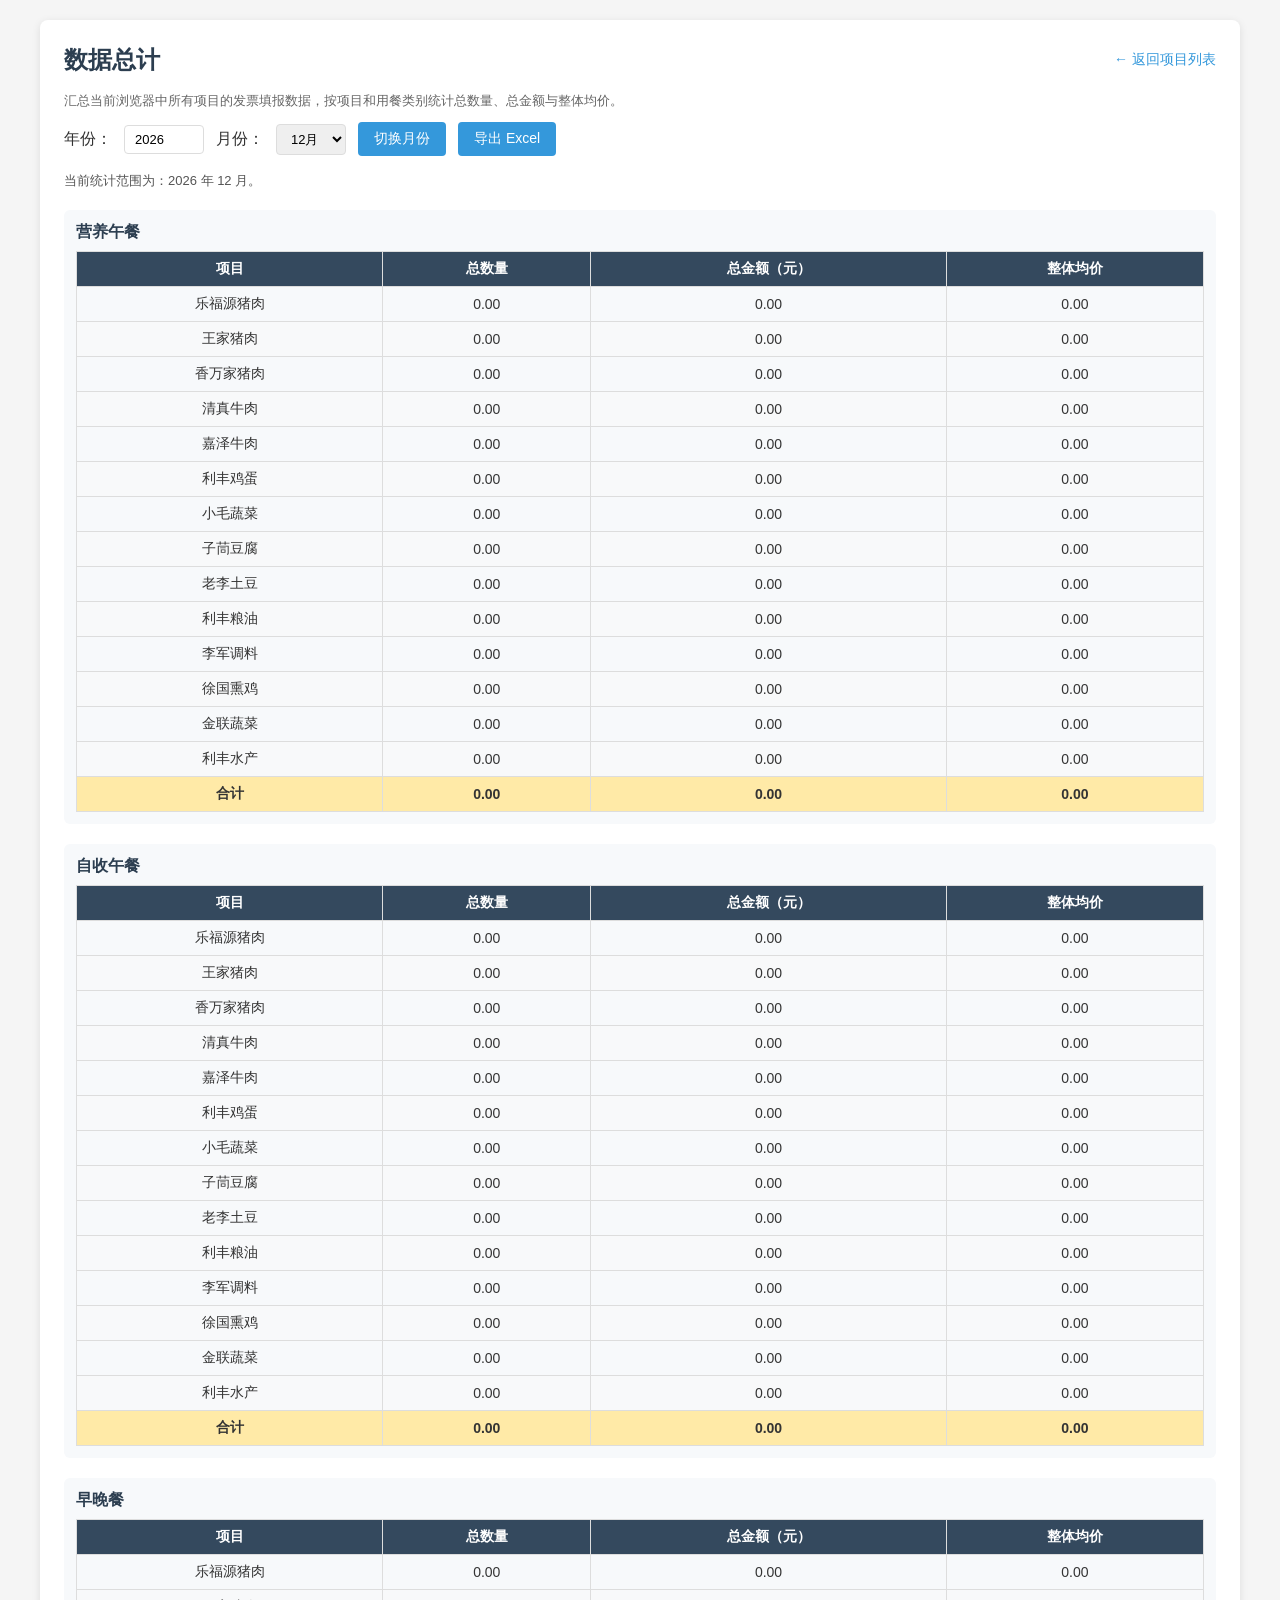
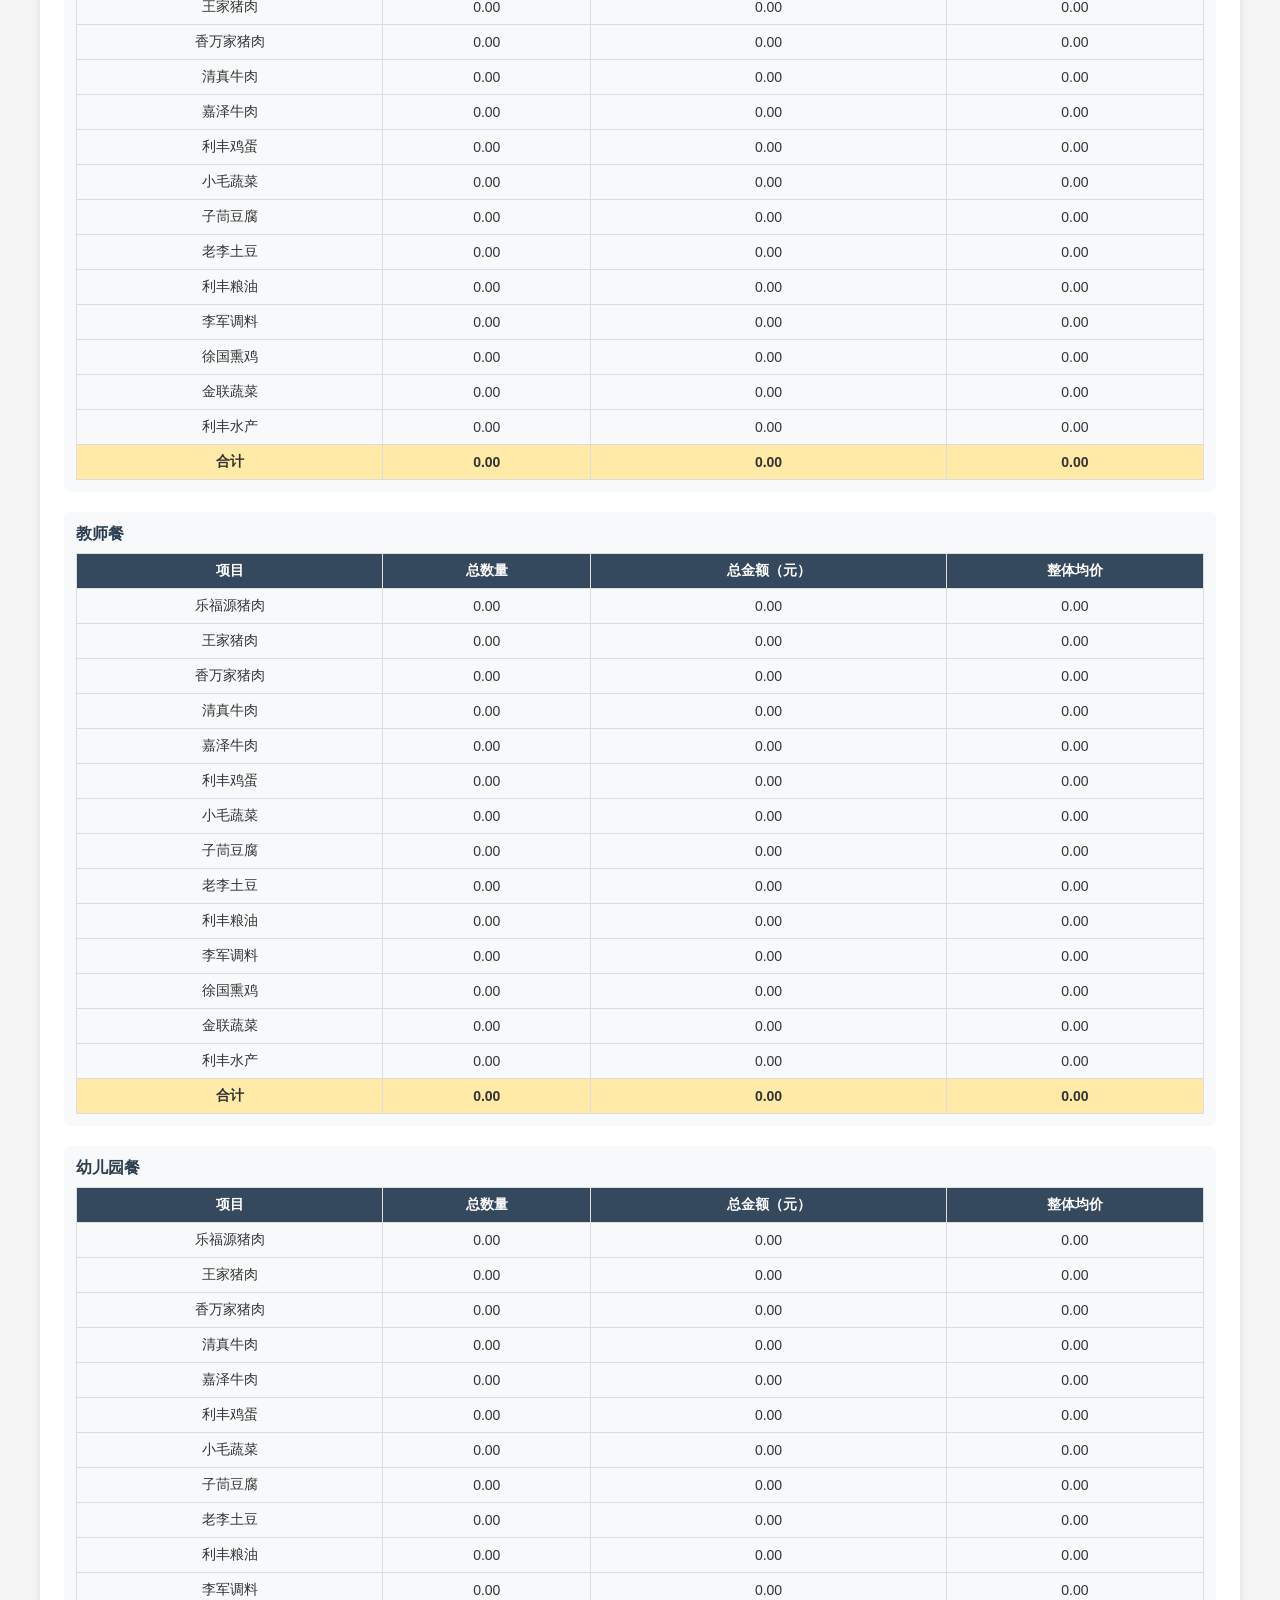
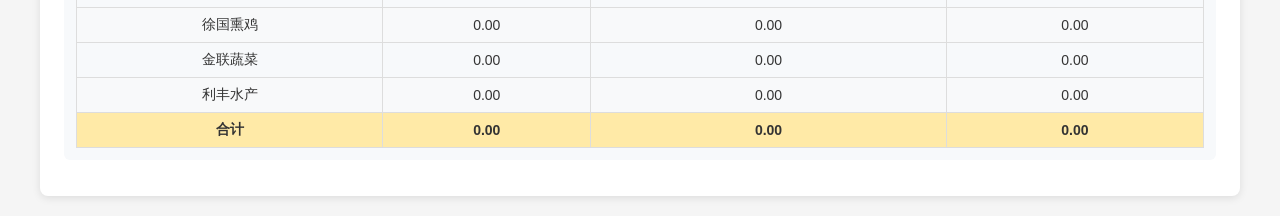
<file: docs/assets/demos/history/summary.html>
<!DOCTYPE html>
<html lang="zh-CN">
<head>
  <meta charset="UTF-8" />
  <title>发票金额填报 - 数据总计</title>
  <meta name="viewport" content="width=device-width, initial-scale=1.0" />
  <style>
    * {
      margin: 0;
      padding: 0;
      box-sizing: border-box;
    }
    body {
      font-family: -apple-system, BlinkMacSystemFont, "Segoe UI", Roboto,
        "Helvetica Neue", Arial, sans-serif;
      background: #f5f5f5;
      padding: 20px;
      color: #333;
    }
    .container {
      max-width: 1200px;
      margin: 0 auto;
      background: #fff;
      border-radius: 8px;
      box-shadow: 0 2px 8px rgba(0, 0, 0, 0.1);
      padding: 24px;
    }
    .header {
      display: flex;
      justify-content: space-between;
      align-items: center;
      margin-bottom: 16px;
      gap: 12px;
      flex-wrap: wrap;
    }
    h1 {
      font-size: 24px;
      color: #2c3e50;
    }
    .back-link {
      font-size: 14px;
      color: #3498db;
      text-decoration: none;
    }
    .back-link:hover {
      text-decoration: underline;
    }
    .desc {
      font-size: 13px;
      color: #666;
      margin-bottom: 12px;
    }
    .btn {
      padding: 8px 16px;
      border-radius: 4px;
      border: none;
      cursor: pointer;
      font-size: 14px;
      color: #fff;
      background: #3498db;
    }
    .btn:hover {
      background: #2980b9;
    }
    table {
      width: 100%;
      border-collapse: collapse;
      margin-top: 8px;
      font-size: 14px;
    }
    th,
    td {
      border: 1px solid #ddd;
      padding: 8px;
      text-align: center;
    }
    th {
      background: #34495e;
      color: #fff;
      font-weight: 600;
    }
    tr:nth-child(even) {
      background: #f8f9fa;
    }
    tr:hover {
      background: #e8f4f8;
    }
    .total-row {
      background: #ffeaa7;
      font-weight: 600;
    }
    .empty-tip {
      font-size: 13px;
      color: #999;
      margin-top: 16px;
    }
    .ym-tip {
      font-size: 13px;
      color: #555;
      margin-top: 8px;
    }
    .meal-section {
      margin-top: 20px;
      margin-bottom: 12px;
      padding: 12px;
      border-radius: 6px;
      background: #f7f9fb;
    }
    .meal-title {
      font-size: 16px;
      font-weight: 600;
      color: #2c3e50;
      margin-bottom: 4px;
    }
  </style>
</head>
<body>
  <div class="container">
    <div class="header">
      <h1>数据总计</h1>
      <a href="index.html" class="back-link">← 返回项目列表</a>
    </div>

    <p class="desc">
      汇总当前浏览器中所有项目的发票填报数据，按项目和用餐类别统计总数量、总金额与整体均价。
    </p>

    <div style="display:flex; align-items:center; gap:12px; margin-bottom:16px; flex-wrap:wrap;">
      <label for="yearInput">年份：</label>
      <input type="number" id="yearInput" style="width:80px; padding:6px 10px; border:1px solid #ddd; border-radius:4px; font-size:13px;" />
      <label for="monthSelect">月份：</label>
      <select id="monthSelect" style="padding:6px 10px; border:1px solid #ddd; border-radius:4px; font-size:13px;">
        <option value="1">1月</option>
        <option value="2">2月</option>
        <option value="3">3月</option>
        <option value="4">4月</option>
        <option value="5">5月</option>
        <option value="6">6月</option>
        <option value="7">7月</option>
        <option value="8">8月</option>
        <option value="9">9月</option>
        <option value="10">10月</option>
        <option value="11">11月</option>
        <option value="12">12月</option>
      </select>
      <button class="btn" onclick="switchMonth()">切换月份</button>
      <button class="btn" onclick="exportAllExcel()">导出 Excel</button>
    </div>

    <p id="ymInfo" class="ym-tip"></p>

    <div id="tableContainer"></div>
  </div>

  <script>
    const PROJECT_LIST_STORAGE_KEY = "projectListConfig";
    const YEAR_MONTH_STORAGE_KEY = "invoiceYearMonth";

    let localYearMonth = null;

    const DEFAULT_PROJECT_LIST = [
      "乐福源猪肉",
      "王家猪肉",
      "香万家猪肉",
      "清真牛肉",
      "嘉泽牛肉",
      "利丰鸡蛋",
      "小毛蔬菜",
      "子茼豆腐",
      "老李土豆",
      "利丰粮油",
      "李军调料",
      "徐国熏鸡",
      "金联蔬菜",
      "利丰水产"
    ];

    let PROJECT_LIST = [];

    function loadProjectList() {
      const saved = localStorage.getItem(PROJECT_LIST_STORAGE_KEY);
      if (saved) {
        try {
          const arr = JSON.parse(saved);
          if (Array.isArray(arr) && arr.length) {
            PROJECT_LIST = arr;
            return;
          }
        } catch (e) {
          console.error("解析项目列表失败，使用默认：", e);
        }
      }
      PROJECT_LIST = DEFAULT_PROJECT_LIST.slice();
    }

    function getCurrentYearMonth() {
      const saved = localStorage.getItem(YEAR_MONTH_STORAGE_KEY);
      if (saved) {
        try {
          const obj = JSON.parse(saved);
          if (obj && obj.year && obj.month) return obj;
        } catch (e) {
          console.error("解析年份月份失败，将使用当前日期：", e);
        }
      }
      const now = new Date();
      return { year: now.getFullYear(), month: now.getMonth() + 1 };
    }

    function getEffectiveYearMonth() {
      if (localYearMonth) return localYearMonth;
      return getCurrentYearMonth();
    }

    function isInCurrentYearMonth(dateString) {
      const ym = getEffectiveYearMonth();
      const d = new Date(dateString);
      if (isNaN(d.getTime())) return false;
      return d.getFullYear() === ym.year && d.getMonth() + 1 === ym.month;
    }

    function switchMonth() {
      const year = parseInt(document.getElementById("yearInput").value, 10);
      const month = parseInt(document.getElementById("monthSelect").value, 10);
      if (!year || !month || month < 1 || month > 12) {
        alert("请填写正确的年份和月份。");
        return;
      }
      localYearMonth = { year: year, month: month };
      document.getElementById("ymInfo").textContent =
        "当前统计范围为：" + year + " 年 " + month + " 月。";
      renderTable();
    }

    function loadProjectEntries(projectName) {
      const key = "invoiceEntries_" + projectName;
      const saved = localStorage.getItem(key);
      if (!saved) return [];
      try {
        return JSON.parse(saved) || [];
      } catch (e) {
        console.error("解析项目[" + projectName + "]记录失败：", e);
        return [];
      }
    }

    function buildSummary() {
      const result = {};
      const mealOrder = [
        "营养午餐",
        "自收午餐",
        "早晚餐",
        "教师餐",
        "幼儿园餐"
      ];

      mealOrder.forEach(function (meal) {
        result[meal] = {
          rows: [],
          totalQuantity: 0,
          totalAmount: 0,
          totalAvg: "0.00"
        };
      });

      PROJECT_LIST.forEach(function (name) {
        const allEntries = loadProjectEntries(name);
        const filtered = allEntries.filter(function (e) {
          return isInCurrentYearMonth(e.date);
        });

        const perProjectPerMeal = {};
        filtered.forEach(function (e) {
          const meal = e.mealCategory || "";
          if (!mealOrder.includes(meal)) return;
          if (!perProjectPerMeal[meal]) {
            perProjectPerMeal[meal] = { quantity: 0, amount: 0 };
          }
          perProjectPerMeal[meal].quantity += e.quantity || 0;
          perProjectPerMeal[meal].amount += e.amount || 0;
        });

        mealOrder.forEach(function (meal) {
          const info = perProjectPerMeal[meal] || { quantity: 0, amount: 0 };
          const qty = info.quantity;
          const amt = info.amount;
          const section = result[meal];
          section.totalQuantity += qty;
          section.totalAmount += amt;
          const avg = qty > 0 ? (amt / qty).toFixed(2) : "0.00";
          section.rows.push({
            project: name,
            quantity: qty,
            amount: amt,
            avgPrice: avg
          });
        });
      });

      Object.keys(result).forEach(function (meal) {
        const section = result[meal];
        section.totalAvg =
          section.totalQuantity > 0
            ? (section.totalAmount / section.totalQuantity).toFixed(2)
            : "0.00";
      });

      return result;
    }

    function renderTable() {
      const container = document.getElementById("tableContainer");
      container.innerHTML = "";

      const summary = buildSummary();
      const mealOrder = [
        "营养午餐",
        "自收午餐",
        "早晚餐",
        "教师餐",
        "幼儿园餐"
      ];

      let hasAnyData = false;

      mealOrder.forEach(function (meal) {
        const section = summary[meal];
        if (!section || !section.rows.length) {
          return;
        }
        hasAnyData = true;

        const box = document.createElement("div");
        box.className = "meal-section";

        const title = document.createElement("div");
        title.className = "meal-title";
        title.textContent = meal;
        box.appendChild(title);

        const table = document.createElement("table");
        const thead = document.createElement("thead");
        thead.innerHTML =
          "<tr><th>项目</th><th>总数量</th><th>总金额（元）</th><th>整体均价</th></tr>";
        table.appendChild(thead);

        const tbody = document.createElement("tbody");
        section.rows.forEach(function (row) {
          const tr = document.createElement("tr");
          tr.innerHTML =
            "<td>" +
            row.project +
            "</td><td>" +
            row.quantity.toFixed(2) +
            "</td><td>" +
            row.amount.toFixed(2) +
            "</td><td>" +
            row.avgPrice +
            "</td>";
          tbody.appendChild(tr);
        });

        const totalTr = document.createElement("tr");
        totalTr.className = "total-row";
        totalTr.innerHTML =
          "<td>合计</td><td>" +
          section.totalQuantity.toFixed(2) +
          "</td><td>" +
          section.totalAmount.toFixed(2) +
          "</td><td>" +
          section.totalAvg +
          "</td>";
        tbody.appendChild(totalTr);

        table.appendChild(tbody);
        box.appendChild(table);

        container.appendChild(box);
      });

      if (!hasAnyData) {
        const p = document.createElement("p");
        p.className = "empty-tip";
        p.textContent = "暂无数据。请先在各项目页面录入发票金额。";
        container.appendChild(p);
      }
    }

    function exportAllExcel() {
      const summary = buildSummary();
      const mealOrder = [
        "营养午餐",
        "自收午餐",
        "早晚餐",
        "教师餐",
        "幼儿园餐"
      ];

      let hasAnyData = false;
      const ym = getCurrentYearMonth();
      let csv = "\uFEFF";

      mealOrder.forEach(function (meal) {
        const section = summary[meal];
        if (!section || !section.rows.length) return;
        hasAnyData = true;

        csv += meal + "\n";
        csv += "项目,总数量,总金额(元),整体均价(元/斤)\n";
        section.rows.forEach(function (row) {
          const line = [
            row.project,
            row.quantity.toFixed(2),
            row.amount.toFixed(2),
            row.avgPrice
          ]
            .map(function (v) {
              return '"' + String(v).replace(/"/g, '""') + '"';
            })
            .join(",");
          csv += line + "\n";
        });
        const totalLine = [
          "合计",
          section.totalQuantity.toFixed(2),
          section.totalAmount.toFixed(2),
          section.totalAvg
        ]
          .map(function (v) {
            return '"' + String(v).replace(/"/g, '""') + '"';
          })
          .join(",");
        csv += totalLine + "\n";
        csv += "\n";
      });

      if (!hasAnyData) {
        alert("暂无数据可导出。");
        return;
      }

      const blob = new Blob([csv], {
        type: "text/csv;charset=utf-8;"
      });
      const link = document.createElement("a");
      const today = new Date().toISOString().split("T")[0];
      link.href = URL.createObjectURL(blob);
      link.download = ym.year + "年" + ym.month + "月_数据总计_" + today + ".csv";
      document.body.appendChild(link);
      link.click();
      document.body.removeChild(link);
      URL.revokeObjectURL(link.href);
    }

    window.onload = function () {
      loadProjectList();
      const ym = getCurrentYearMonth();
      document.getElementById("yearInput").value = ym.year;
      document.getElementById("monthSelect").value = String(ym.month);
      document.getElementById("ymInfo").textContent =
        "当前统计范围为：" + ym.year + " 年 " + ym.month + " 月。";
      renderTable();
    };
  </script>
</body>
</html>
</file>
<file: docs/css/home-align2.css>
/* ============================================================
   姜慧男个人网站 — 多风格切换
   ============================================================ */

/* --- 鎏金夜间模式（默认） --- */
[data-theme="gold"] {
  --color-bg: #0A0A0A;
  --color-bg-section: #0F0F0F;
  --color-bg-card: #161616;
  --color-text: #F0EDE8;
  --color-text-secondary: #A09C94;
  --color-text-muted: #5C5952;
  --color-accent: #C9A84C;
  --color-accent-light: rgba(201, 168, 76, 0.12);
  --color-accent-glow: rgba(201, 168, 76, 0.3);
  --color-border: rgba(255, 255, 255, 0.06);
  --color-border-hover: rgba(201, 168, 76, 0.3);
}

/* --- 日间模式 --- */
[data-theme="theme2"] {
  --color-bg: #F5F5F0;
  --color-bg-section: #EAEAE5;
  --color-bg-card: #FFFFFF;
  --color-text: #1A1A1A;
  --color-text-secondary: #555555;
  --color-text-muted: #999999;
  --color-accent: #333333;
  --color-accent-light: rgba(0, 0, 0, 0.05);
  --color-accent-glow: rgba(0, 0, 0, 0.1);
  --color-border: rgba(0, 0, 0, 0.08);
  --color-border-hover: rgba(0, 0, 0, 0.2);
}

/* --- 护眼模式 --- */
[data-theme="eye"] {
  --color-bg: #EEF4E8;
  --color-bg-section: #E2EAD8;
  --color-bg-card: #FAFCF6;
  --color-text: #243126;
  --color-text-secondary: #59685B;
  --color-text-muted: #8A9788;
  --color-accent: #5F8D62;
  --color-accent-light: rgba(95, 141, 98, 0.13);
  --color-accent-glow: rgba(95, 141, 98, 0.24);
  --color-border: rgba(36, 49, 38, 0.08);
  --color-border-hover: rgba(95, 141, 98, 0.28);
}

:root {
  --font-display: 'Playfair Display', serif;
  --font-sans: 'Noto Sans SC', -apple-system, "PingFang SC", sans-serif;
  --max-width: 1100px;
  --radius: 4px;
  --shadow-soft: 0 18px 54px rgba(0, 0, 0, 0.22);
  --shadow-lift: 0 26px 72px rgba(0, 0, 0, 0.34);
}

*, *::before, *::after { margin: 0; padding: 0; box-sizing: border-box; }
html { font-size: 16px; scroll-behavior: smooth; -webkit-font-smoothing: antialiased; }

body {
  font-family: var(--font-sans);
  color: var(--color-text);
  background: var(--color-bg);
  line-height: 1.6;
  overflow-x: hidden;
  transition: background 0.5s ease, color 0.5s ease;
}

a { color: inherit; text-decoration: none; }
.container { max-width: var(--max-width); margin: 0 auto; padding: 0 2rem; }

/* ============================================================
   THEME SWITCHER
   ============================================================ */
.theme-switcher {
  position: fixed;
  bottom: 1.5rem;
  right: 1.5rem;
  z-index: 1000;
  display: flex;
  gap: 0.5rem;
  padding: 0.5rem 0.75rem;
  background: var(--color-bg-card);
  border: 1px solid var(--color-border);
  border-radius: 2rem;
  backdrop-filter: blur(12px);
  transition: all 0.3s ease;
}

.theme-btn {
  display: flex;
  align-items: center;
  gap: 0.4rem;
  padding: 0.35rem 0.7rem;
  background: none;
  border: 1px solid transparent;
  border-radius: 1.5rem;
  cursor: pointer;
  transition: all 0.3s ease;
  font-family: var(--font-sans);
}

.theme-btn:hover {
  border-color: var(--color-border-hover);
}

.theme-btn.active {
  border-color: var(--color-accent);
  background: var(--color-accent-light);
}

.theme-btn__dot {
  width: 10px;
  height: 10px;
  border-radius: 50%;
}

.theme-btn__dot--gold { background: #C9A84C; }
.theme-btn__dot--theme2 { background: #333333; }
.theme-btn__dot--eye { background: #5F8D62; }

.theme-btn__label {
  font-size: 0.7rem;
  color: var(--color-text-secondary);
  letter-spacing: 0.03em;
  transition: color 0.3s ease;
}

.theme-btn.active .theme-btn__label {
  color: var(--color-accent);
}

/* ============================================================
   INTERVIEW GUIDE
   ============================================================ */
.portfolio-guide {
  position: fixed;
  top: 4.75rem;
  left: 1rem;
  z-index: 990;
}

.portfolio-guide__trigger {
  width: 3.1rem;
  height: 3.1rem;
  border: 1px solid var(--color-border-hover);
  border-radius: 50%;
  background: var(--color-bg-card);
  color: var(--color-accent);
  font-family: var(--font-sans);
  font-size: 0.76rem;
  font-weight: 700;
  cursor: pointer;
  box-shadow: var(--shadow-soft);
}

.portfolio-guide__trigger:hover,
.portfolio-guide__trigger:focus-visible {
  border-color: var(--color-accent);
  outline: none;
}

.portfolio-guide__picker {
  position: absolute;
  top: 3.7rem;
  left: 0;
  width: 11.5rem;
  padding: 0.8rem;
  border: 1px solid var(--color-border-hover);
  border-radius: 6px;
  background: var(--color-bg-card);
  box-shadow: var(--shadow-soft);
}

.portfolio-guide__picker[hidden],
.portfolio-route[hidden] {
  display: none;
}

.portfolio-guide__label {
  display: block;
  margin-bottom: 0.55rem;
  color: var(--color-text-muted);
  font-size: 0.68rem;
  font-weight: 700;
}

.portfolio-guide__tags {
  display: grid;
  gap: 0.35rem;
}

.portfolio-guide__tags button,
.portfolio-route__links button {
  width: 100%;
  padding: 0.52rem 0.6rem;
  border: 1px solid var(--color-border);
  border-radius: 4px;
  background: transparent;
  color: var(--color-text-secondary);
  font-family: var(--font-sans);
  font-size: 0.74rem;
  text-align: left;
  cursor: pointer;
}

.portfolio-route__links button {
  width: auto;
  flex: 0 0 auto;
}

.portfolio-guide__tags button:hover,
.portfolio-guide__tags button:focus-visible,
.portfolio-guide__tags button.active,
.portfolio-route__links button:hover,
.portfolio-route__links button:focus-visible {
  border-color: var(--color-accent);
  background: var(--color-accent-light);
  color: var(--color-accent);
  outline: none;
}

.portfolio-route {
  position: fixed;
  top: 4.75rem;
  right: 1rem;
  z-index: 990;
  display: flex;
  width: auto;
  max-width: calc(100vw - 8rem);
  padding: 0.8rem;
  border: 1px solid var(--color-border-hover);
  border-left: 3px solid var(--color-accent);
  border-radius: 6px;
  background: var(--color-bg-card);
  box-shadow: var(--shadow-soft);
  align-items: center;
  gap: 0.65rem;
}

.portfolio-route__header {
  display: flex;
  align-items: center;
  flex: 0 0 auto;
  color: var(--color-text);
  font-size: 0.72rem;
  font-weight: 700;
}

.portfolio-route__close {
  width: 1.7rem;
  height: 1.7rem;
  border: 0;
  background: transparent;
  color: var(--color-text-muted);
  font-size: 1rem;
  cursor: pointer;
}

.portfolio-route__close:hover,
.portfolio-route__close:focus-visible {
  color: var(--color-accent);
  outline: none;
}

.portfolio-route__links {
  display: flex;
  gap: 0.35rem;
  min-width: 0;
  overflow-x: auto;
  scrollbar-width: thin;
}

.project-card--spotlight,
.project-feature-card--spotlight {
  outline: 2px solid var(--color-accent);
  outline-offset: 5px;
  box-shadow: 0 0 0 8px var(--color-accent-light), var(--shadow-lift);
}

/* ============================================================
   TOP NAVIGATION
   ============================================================ */
.top-nav {
  position: fixed;
  top: 0;
  left: 0;
  right: 0;
  z-index: 1001;
  background: var(--color-bg);
  border-bottom: 1px solid var(--color-border);
  backdrop-filter: blur(12px);
  transition: background 0.5s ease;
}

.top-nav__inner {
  max-width: var(--max-width);
  margin: 0 auto;
  padding: 0.8rem 2rem;
  display: flex;
  align-items: center;
  justify-content: space-between;
}

.top-nav__name {
  font-family: var(--font-display);
  font-size: 1.1rem;
  font-weight: 700;
  color: var(--color-text);
}

.top-nav__tabs {
  display: flex;
  gap: 0.25rem;
  overflow-x: auto;
  -webkit-overflow-scrolling: touch;
}

.top-nav__tab {
  white-space: nowrap;
  padding: 0.5rem 1.2rem;
  background: none;
  border: 1px solid transparent;
  border-radius: 2rem;
  font-family: var(--font-sans);
  font-size: 0.85rem;
  color: var(--color-text-secondary);
  cursor: pointer;
  transition: all 0.3s ease;
}

.top-nav__tab:hover {
  color: var(--color-text);
  border-color: var(--color-border);
}

.top-nav__tab.active {
  color: var(--color-accent);
  border-color: var(--color-accent);
  background: var(--color-accent-light);
}

body {
  padding-top: 60px;
}

section[id] {
  scroll-margin-top: 86px;
}

.workflow-group[id] {
  scroll-margin-top: 86px;
}

/* ============================================================
   HERO
   ============================================================ */
.hero {
  position: relative;
  min-height: 100vh;
  display: flex;
  align-items: center;
  justify-content: center;
  text-align: center;
  overflow: hidden;
  background: var(--color-bg);
  background-image:
    radial-gradient(ellipse at 50% 80%, var(--color-accent-light) 0%, transparent 60%);
  transition: background 0.5s ease;
}

.hero__overlay {
  position: absolute;
  inset: 0;
  background: linear-gradient(180deg, rgba(10,10,10,0.3) 0%, rgba(10,10,10,0.9) 100%);
  z-index: 1;
}

[data-theme="theme2"] .hero__overlay {
  background: linear-gradient(180deg, rgba(245,245,240,0.3) 0%, rgba(245,245,240,0.9) 100%);
}

[data-theme="eye"] .hero__overlay {
  background: linear-gradient(180deg, rgba(238,244,232,0.28) 0%, rgba(238,244,232,0.92) 100%);
}

.hero__inner {
  position: relative;
  z-index: 2;
}

.hero__label {
  font-size: 0.75rem;
  letter-spacing: 0.25em;
  text-transform: uppercase;
  color: var(--color-accent);
  margin-bottom: 1.5rem;
  font-weight: 500;
}

.hero__name {
  font-family: var(--font-display);
  font-size: 5rem;
  font-weight: 900;
  letter-spacing: -0.02em;
  margin-bottom: 1rem;
  color: var(--color-text);
}

.hero__tagline {
  font-size: 1.1rem;
  color: var(--color-text-secondary);
  font-weight: 300;
}

.hero__scroll {
  position: absolute;
  bottom: 2rem;
  left: 50%;
  transform: translateX(-50%);
  z-index: 2;
  color: var(--color-text-muted);
  font-size: 1.5rem;
  animation: bounce 2s infinite;
}

@keyframes bounce {
  0%, 100% { transform: translateX(-50%) translateY(0); }
  50% { transform: translateX(-50%) translateY(8px); }
}

/* ============================================================
   SECTIONS
   ============================================================ */
.section {
  padding: 6rem 0;
}

.section--dark {
  background: var(--color-bg-section);
  transition: background 0.5s ease;
}

.section-header {
  display: flex;
  align-items: center;
  justify-content: center;
  gap: 1.5rem;
  margin-bottom: 3rem;
}

.section-header__flourish {
  color: var(--color-accent);
  font-size: 1.5rem;
  font-weight: 300;
  opacity: 0.6;
}

.section-header__title {
  font-family: var(--font-display);
  font-size: 2rem;
  font-weight: 700;
  letter-spacing: -0.01em;
}

/* ============================================================
   QUOTE BLOCK
   ============================================================ */
.quote-section {
  padding: 4rem 0;
}

.quote-block {
  max-width: 720px;
  margin: 0 auto;
  text-align: center;
  border-left: none;
  padding: 2rem;
  position: relative;
}

.quote-block::before {
  content: '\201C';
  font-family: var(--font-display);
  font-size: 4rem;
  color: var(--color-accent);
  opacity: 0.4;
  position: absolute;
  top: -0.5rem;
  left: 1rem;
}

.quote-block::after {
  content: '\201D';
  font-family: var(--font-display);
  font-size: 4rem;
  color: var(--color-accent);
  opacity: 0.4;
  position: absolute;
  bottom: -1rem;
  right: 1rem;
}

.quote-block__text {
  font-size: 1rem;
  line-height: 2;
  color: var(--color-text-secondary);
  font-weight: 300;
  margin-top: 2rem;
}

.quote-block__source {
  display: block;
  margin-top: 1.5rem;
  font-size: 0.8rem;
  color: var(--color-accent);
  letter-spacing: 0.03em;
  font-style: normal;
}

/* ============================================================
   WORKFLOW GROUPS
   ============================================================ */
.workflow-sections {
  display: flex;
  flex-direction: column;
  gap: 3rem;
}

.workflow-group {
  position: relative;
  padding: 0;
  border: 0;
  background: transparent;
  box-shadow: none;
  overflow: visible;
}

.workflow-group--shopping { order: 1; }
.workflow-group--bird { order: 2; }
.workflow-group--multimodal { order: 3; }
.workflow-group--research { order: 4; }

.workflow-group__header {
  position: relative;
  display: grid;
  grid-template-columns: 1fr;
  gap: 1.6rem;
  align-items: start;
  margin-bottom: 1.25rem;
}

.workflow-group__title {
  font-size: 1.12rem;
  color: var(--color-text);
  margin-bottom: 0.35rem;
  font-weight: 600;
  white-space: nowrap;
}

.workflow-group__copy {
  display: grid;
  gap: 0.55rem;
}

.workflow-group__desc {
  max-width: 760px;
  color: var(--color-text-secondary);
  font-size: 0.86rem;
  line-height: 1.65;
}

.workflow-group__relation {
  display: inline-flex;
  width: fit-content;
  max-width: 100%;
  margin: 0;
  padding: 0.38rem 0.65rem;
  border: 1px solid rgba(201, 168, 76, 0.22);
  border-radius: 999px;
  background: rgba(201, 168, 76, 0.08);
  color: var(--color-accent);
  font-size: 0.78rem;
  font-weight: 600;
  line-height: 1.35;
}

.workflow-group--shopping .workflow-group__header {
  grid-template-columns: 1fr;
  gap: 0.55rem;
}

.workflow-group--shopping .workflow-group__title {
  margin: 0;
  white-space: nowrap;
}

.workflow-group--shopping .workflow-group__copy {
  grid-template-columns: minmax(0, 1fr) auto;
  gap: 1rem;
  align-items: center;
}

.workflow-group--shopping .workflow-group__desc {
  max-width: none;
}

/* ============================================================
   PROJECT CARDS
   ============================================================ */
.project-grid {
  display: grid;
  grid-template-columns: repeat(2, 1fr);
  gap: 2rem;
}

.workflow-grid {
  display: grid;
  grid-template-columns: repeat(2, minmax(0, 1fr));
  gap: 2rem;
  align-items: stretch;
}

.workflow-grid--linked {
  position: relative;
  gap: 2rem;
}

.workflow-grid--linked::after {
  content: "› › ›";
  position: absolute;
  top: 50%;
  left: 50%;
  z-index: 2;
  color: var(--color-accent);
  font-size: 1.15rem;
  font-weight: 700;
  line-height: 1;
  white-space: nowrap;
  transform: translate(-50%, -50%);
  pointer-events: none;
}

.workflow-grid--linked .project-card--image-bg {
  width: 100%;
}

.workflow-group--research .workflow-grid {
  position: relative;
  grid-template-columns: repeat(2, minmax(0, 1fr));
  gap: 2rem;
}

.workflow-group--research .workflow-grid::after {
  content: "› ›";
  position: absolute;
  top: 50%;
  z-index: 2;
  color: var(--color-accent);
  font-size: 1rem;
  font-weight: 700;
  line-height: 1;
  white-space: nowrap;
  transform: translate(-50%, -50%);
  pointer-events: none;
}

.workflow-group--research .workflow-grid::after {
  left: 50%;
}

.workflow-group--bird .workflow-grid {
  grid-template-columns: minmax(0, 1fr);
  max-width: min(640px, 100%);
  margin-inline: auto;
}

.workflow-group--bird .workflow-grid::after {
  display: none;
}

.workflow-grid .project-card[hidden] {
  display: none;
}

.workflow-grid .project-card {
  height: 100%;
  min-width: 0;
  display: grid;
  grid-template-rows: 7.2rem 10rem 1fr;
}

.workflow-grid .project-card__info {
  min-height: 7.2rem;
  display: flex;
  flex-direction: column;
  justify-content: flex-start;
}

.workflow-grid .project-card__media {
  height: 10rem;
  min-height: 0;
}

.project-feature-grid {
  display: grid;
  grid-template-columns: 1fr;
}

.project-feature-card {
  position: relative;
  display: grid;
  grid-template-columns: minmax(0, 1fr) minmax(320px, 1.45fr);
  gap: 0;
  overflow: hidden;
  background:
    linear-gradient(180deg, rgba(255,255,255,0.035), rgba(255,255,255,0.012)),
    var(--color-bg-card);
  border-radius: var(--radius);
  box-shadow: var(--shadow-soft);
  transition: transform 0.4s ease, box-shadow 0.4s ease;
}

.project-feature-card:hover {
  transform: translateY(-6px);
  box-shadow: var(--shadow-lift);
}

.project-feature-card .project-card__body {
  grid-column: 1;
  padding-top: 0;
}

.project-feature-card__cover {
  grid-column: 2;
  grid-row: 1 / span 2;
  min-height: 360px;
  overflow: hidden;
  background: var(--color-bg-section);
}

.project-feature-card__cover img {
  width: 100%;
  height: 100%;
  object-fit: cover;
  object-position: center;
  transition: transform 0.5s ease;
}

.project-feature-card:hover .project-feature-card__cover img {
  transform: scale(1.03);
}

.project-feature-card--bird .project-feature-card__cover {
  grid-column: 1 / -1;
  grid-row: 3;
  min-height: 0;
  order: initial;
  background: #f4f6f7;
}

.project-feature-card--bird .project-feature-card__cover img {
  height: auto;
  object-fit: initial;
}

.project-feature-card--bird {
  grid-template-columns: 1fr;
}

.project-feature-card--bird .project-card__info {
  grid-column: 1;
  grid-row: 1;
}

.project-feature-card--bird .project-card__body {
  grid-column: 1;
  grid-row: 2;
  display: grid;
  grid-template-columns: repeat(2, minmax(0, 1fr));
}

.project-feature-card--bird:hover .project-feature-card__cover img {
  transform: none;
}

.project-card {
  position: relative;
  background:
    linear-gradient(180deg, rgba(255,255,255,0.035), rgba(255,255,255,0.012)),
    var(--color-bg-card);
  border: 0;
  border-radius: var(--radius);
  overflow: hidden;
  transition: all 0.4s ease;
  display: flex;
  flex-direction: column;
  cursor: pointer;
  box-shadow: var(--shadow-soft);
}

.project-card:hover {
  transform: translateY(-6px);
  box-shadow: var(--shadow-lift);
}

.project-card__image,
.project-card__media {
  width: 100%;
  aspect-ratio: 16/10;
  overflow: hidden;
}

.project-card__image img,
.project-card__media img,
.project-card__media video {
  width: 100%;
  height: 100%;
  object-fit: cover;
  transition: transform 0.4s ease;
}

.project-card:hover .project-card__image img,
.project-card:hover .project-card__media img,
.project-card:hover .project-card__media video {
  transform: scale(1.05);
}

.project-card__placeholder,
.project-card__media {
  width: 100%;
  height: 100%;
  display: flex;
  align-items: center;
  justify-content: center;
  background: var(--color-bg-section);
  color: var(--color-text-muted);
  font-size: 0.85rem;
}

.project-card__placeholder--accent,
.project-card__media {
  position: relative;
  min-height: 170px;
  background:
    linear-gradient(135deg, rgba(255,255,255,0.08), transparent 28%),
    radial-gradient(circle at 20% 20%, var(--color-accent-light), transparent 42%),
    linear-gradient(135deg, #111, var(--color-bg-card));
  color: var(--color-accent);
  font-family: var(--font-display);
  font-size: 1.25rem;
  font-weight: 700;
  letter-spacing: 0;
}

.project-card__media::before {
  content: "";
  position: absolute;
  inset: 0;
  background:
    linear-gradient(180deg, rgba(255,255,255,0.05), transparent 42%),
    radial-gradient(circle at 18% 12%, rgba(255,255,255,0.09), transparent 26%);
  opacity: 0.8;
  pointer-events: none;
}

.project-card__media::after {
  content: "";
  position: absolute;
  right: 1.15rem;
  bottom: 1.05rem;
  width: 52px;
  height: 6px;
  background: linear-gradient(90deg, transparent, var(--color-accent));
  opacity: 0.75;
}

.project-card__media span {
  position: relative;
  z-index: 1;
  max-width: 72%;
  text-align: center;
  line-height: 1.35;
}

.project-card__media--cover {
  background: var(--color-bg-section);
}

.project-card__media--cover::before,
.project-card__media--cover::after {
  display: none;
}

.project-card__media--minmin {
  background:
    linear-gradient(135deg, rgba(201,168,76,0.2), transparent 32%),
    radial-gradient(circle at 78% 24%, rgba(115, 173, 142, 0.22), transparent 34%),
    linear-gradient(135deg, #151411, #222015);
}

.project-card__media--advisor {
  background:
    linear-gradient(135deg, rgba(201,168,76,0.16), transparent 30%),
    radial-gradient(circle at 76% 22%, rgba(102, 143, 219, 0.22), transparent 36%),
    linear-gradient(135deg, #121416, #1c2130);
}

.project-card__media--research {
  background:
    linear-gradient(135deg, rgba(201,168,76,0.18), transparent 30%),
    radial-gradient(circle at 80% 28%, rgba(174, 130, 214, 0.18), transparent 36%),
    linear-gradient(135deg, #141316, #211d27);
}

.project-card__media--content {
  background:
    linear-gradient(135deg, rgba(255,255,255,0.055), transparent 32%),
    radial-gradient(circle at 78% 26%, rgba(255, 255, 255, 0.06), transparent 36%),
    linear-gradient(135deg, #141414, #202020);
}

.project-card__media--training {
  background:
    linear-gradient(135deg, rgba(255,255,255,0.055), transparent 32%),
    radial-gradient(circle at 78% 26%, rgba(255, 255, 255, 0.06), transparent 36%),
    linear-gradient(135deg, #141414, #202020);
}

.project-card__media--dataops {
  background:
    linear-gradient(135deg, rgba(255,255,255,0.055), transparent 32%),
    radial-gradient(circle at 78% 26%, rgba(255, 255, 255, 0.06), transparent 36%),
    linear-gradient(135deg, #141414, #202020);
}

.project-card__media--frame {
  background:
    linear-gradient(135deg, rgba(201,168,76,0.16), transparent 32%),
    radial-gradient(circle at 78% 26%, rgba(219, 113, 153, 0.2), transparent 36%),
    linear-gradient(135deg, #151216, #241923);
}

.project-card__media--bird {
  background:
    linear-gradient(135deg, rgba(201,168,76,0.16), transparent 32%),
    radial-gradient(circle at 78% 26%, rgba(122, 176, 109, 0.22), transparent 36%),
    linear-gradient(135deg, #121611, #1a2418);
}

.project-card__media--busycall {
  background:
    linear-gradient(135deg, rgba(201,168,76,0.16), transparent 32%),
    radial-gradient(circle at 78% 26%, rgba(132, 143, 169, 0.24), transparent 36%),
    linear-gradient(135deg, #121316, #1d2027);
}

.workflow-grid .project-card.project-card--image-bg,
.project-card--image-bg {
  display: flex;
  flex-direction: column;
  aspect-ratio: 3 / 2;
  min-height: 0;
  isolation: isolate;
}

.workflow-grid .project-card.project-card--image-bg {
  grid-template-rows: none;
}

.project-card--image-bg::after,
.project-feature-card--image-bg::after {
  content: "";
  position: absolute;
  inset: auto 0 0;
  height: 40%;
  background: linear-gradient(180deg, transparent 0%, rgba(18, 18, 18, 0.58) 26%, rgba(18, 18, 18, 0.84) 100%);
  z-index: 1;
  pointer-events: none;
}

.project-card--image-bg .project-card__media,
.workflow-grid .project-card--image-bg .project-card__media {
  position: absolute;
  inset: 0;
  width: 100%;
  height: 100%;
  min-height: 0;
  aspect-ratio: auto;
  z-index: 0;
}

.project-card--image-bg .project-card__media img {
  object-fit: contain;
  object-position: center;
}

.project-card--image-bg .project-card__info,
.project-card--image-bg .project-card__body {
  position: relative;
  z-index: 2;
}

.workflow-grid .project-card--image-bg .project-card__info,
.project-card--image-bg .project-card__info {
  height: auto;
  min-height: 0;
  margin-top: auto;
  padding: 0.95rem 1.15rem 0.25rem;
  background: transparent;
  backdrop-filter: none;
}

.project-card--image-bg .project-card__body {
  grid-template-columns: repeat(2, minmax(0, 1fr));
  gap: 0.9rem;
  padding: 0.2rem 1.15rem 0.9rem;
  background: transparent;
  backdrop-filter: none;
  flex: 0 0 auto;
}

.project-card--image-bg .project-card__title {
  display: inline;
  padding: 0.08rem 0.22rem;
  border-radius: 0.3rem;
  background: rgba(12, 12, 12, 0.18);
  color: #f7f4eb;
  font-weight: 700;
  text-shadow:
    0 2px 8px rgba(0, 0, 0, 0.95),
    0 0 18px rgba(0, 0, 0, 0.82);
  -webkit-box-decoration-break: clone;
  box-decoration-break: clone;
}

.project-card--image-bg .project-card__field {
  gap: 0.18rem;
}

.project-card--image-bg .project-card__label {
  color: rgba(226, 198, 109, 0.96);
  text-shadow: 0 2px 10px rgba(0, 0, 0, 0.72);
}

.project-card--image-bg .project-card__field p {
  color: rgba(247, 244, 235, 0.9);
  font-size: 0.76rem;
  line-height: 1.42;
  text-shadow: 0 2px 12px rgba(0, 0, 0, 0.7);
}

.project-card--image-bg .project-card__awards span {
  background: rgba(20, 20, 20, 0.42);
  color: rgba(247, 244, 235, 0.9);
}

.project-card--image-bg .project-card__trial,
.project-feature-card--image-bg .project-card__trial {
  background: #e2c66d;
  color: #141414;
  border-color: rgba(255, 238, 167, 0.86);
  box-shadow: 0 8px 20px rgba(0, 0, 0, 0.28);
}

.project-card__info {
  padding: 1.2rem 1.4rem 0.9rem;
}

.project-card__title-row {
  display: flex;
  align-items: flex-start;
  justify-content: space-between;
  gap: 0.9rem;
}

.project-card__iteration {
  display: inline-flex;
  align-items: center;
  min-height: 1.7rem;
  margin-bottom: 0.65rem;
  padding: 0.18rem 0.68rem;
  border: 1px solid rgba(201, 168, 76, 0.36);
  border-radius: 999px;
  color: var(--color-accent);
  font-size: 0.82rem;
  font-weight: 700;
  line-height: 1;
  letter-spacing: 0.08em;
}

.project-card__title {
  font-size: 1.05rem;
  font-weight: 600;
  line-height: 1.45;
  margin-bottom: 0;
  color: var(--color-text);
}

.project-card__trial {
  flex: 0 0 auto;
  display: inline-flex;
  align-items: center;
  justify-content: center;
  min-height: 1.8rem;
  padding: 0.25rem 0.68rem;
  border: 1px solid rgba(255, 238, 167, 0.86);
  border-radius: 999px;
  color: #141414;
  font-size: 0.72rem;
  font-weight: 800;
  line-height: 1;
  white-space: nowrap;
  text-decoration: none;
  background: var(--color-accent);
  box-shadow: 0 8px 18px rgba(0, 0, 0, 0.18);
  transition:
    color var(--transition-fast),
    border-color var(--transition-fast),
    background var(--transition-fast);
}

.project-card__trial:hover {
  color: #111111;
  border-color: #f3d977;
  background: #f3d977;
}

.project-card__awards {
  display: flex;
  flex-wrap: wrap;
  gap: 0.35rem;
  margin-top: 0.65rem;
}

.project-card__awards span {
  display: inline-flex;
  align-items: center;
  min-height: 1.45rem;
  padding: 0.12rem 0.52rem;
  border-radius: 999px;
  background: rgba(201, 168, 76, 0.1);
  box-shadow: inset 0 0 0 1px rgba(201, 168, 76, 0.24);
  color: var(--color-accent);
  font-size: 0.68rem;
  font-weight: 700;
  line-height: 1.35;
}

.project-card__body {
  display: grid;
  gap: 0.85rem;
  padding: 1.1rem 1.4rem 1.4rem;
  flex: 1;
}

.project-card__field {
  display: grid;
  gap: 0.35rem;
}

.project-card__label {
  color: var(--color-accent);
  font-size: 0.72rem;
  font-weight: 700;
  letter-spacing: 0.12em;
  text-transform: uppercase;
}

.project-card__field p {
  margin: 0;
  color: var(--color-text-secondary);
  font-size: 0.86rem;
  line-height: 1.7;
}

.project-feature-card--image-bg {
  display: flex;
  flex-direction: column;
  width: 100%;
  max-width: none;
  aspect-ratio: 3 / 2;
  min-height: 0;
  isolation: isolate;
}

.project-feature-card--image-bg .project-feature-card__cover {
  position: absolute;
  inset: 0;
  min-height: 0;
  grid-column: auto;
  grid-row: auto;
  z-index: 0;
}

.project-feature-card--image-bg .project-feature-card__cover img {
  width: 100%;
  height: 100%;
  object-fit: contain;
  object-position: center;
}

.project-feature-card--image-bg .project-card__info,
.project-feature-card--image-bg .project-card__body {
  position: relative;
  z-index: 2;
  grid-column: auto;
}

.project-feature-card--image-bg .project-card__info {
  margin-top: auto;
  padding: 0.95rem 1.15rem 0.25rem;
  background: transparent;
  backdrop-filter: none;
}

.project-feature-card--image-bg .project-card__body {
  display: grid;
  grid-template-columns: repeat(2, minmax(0, 1fr));
  gap: 0.9rem;
  padding: 0.2rem 1.15rem 0.9rem;
  background: transparent;
  backdrop-filter: none;
}

.project-feature-card--image-bg .project-card__title {
  color: #f7f4eb;
  text-shadow: 0 2px 14px rgba(0, 0, 0, 0.72);
}

.project-feature-card--image-bg .project-card__label {
  color: rgba(226, 198, 109, 0.96);
  text-shadow: 0 2px 10px rgba(0, 0, 0, 0.72);
}

.project-feature-card--image-bg .project-card__field p {
  color: rgba(247, 244, 235, 0.9);
  font-size: 0.76rem;
  line-height: 1.42;
  text-shadow: 0 2px 12px rgba(0, 0, 0, 0.7);
}

.workflow-grid .project-card {
  grid-template-rows: 7.2rem 8.25rem 1fr;
}

.workflow-grid .project-card__info {
  min-height: 0;
  padding-bottom: 0.85rem;
}

.workflow-grid .project-card__media {
  height: 8.25rem;
  min-height: 8.25rem;
  aspect-ratio: auto;
}

.workflow-grid .project-card__media span {
  font-size: 1rem;
}

.project-card__tags {
  display: flex;
  flex-wrap: wrap;
  gap: 0.4rem;
}

.tag {
  display: inline-block;
  padding: 0.15rem 0.6rem;
  border: 1px solid var(--color-border);
  font-size: 0.7rem;
  color: var(--color-text-secondary);
  letter-spacing: 0.03em;
  border-radius: 2px;
  transition: all 0.3s ease;
}

.tag:hover {
  border-color: var(--color-accent);
  color: var(--color-accent);
}

/* ============================================================
   MORE PROJECTS
   ============================================================ */
.more-projects {
  margin-top: 2.2rem;
  padding: 1.1rem 1.2rem;
  border: 0;
  border-radius: var(--radius);
  background:
    linear-gradient(90deg, rgba(201, 168, 76, 0.08), transparent 44%),
    rgba(255, 255, 255, 0.025);
  box-shadow: inset 0 1px 0 rgba(201, 168, 76, 0.1), 0 18px 45px rgba(0,0,0,0.16);
  display: grid;
  grid-template-columns: minmax(180px, 0.28fr) minmax(0, 1fr);
  gap: 1.5rem;
  align-items: center;
}

.more-projects__eyebrow {
  margin: 0 0 0.3rem;
  color: var(--color-accent);
  font-size: 0.7rem;
  font-weight: 700;
  letter-spacing: 0.16em;
  text-transform: uppercase;
}

.more-projects__title {
  margin: 0 0 0.3rem;
  color: var(--color-text);
  font-size: 1rem;
  font-weight: 600;
}

.more-projects__desc {
  margin: 0;
  color: var(--color-text-secondary);
  font-size: 0.84rem;
  line-height: 1.7;
}

.more-projects__list {
  display: grid;
  gap: 0.85rem;
}

.more-project-card {
  display: grid;
  grid-template-columns: minmax(0, 1fr) auto;
  grid-template-areas:
    "meta link"
    "title link"
    "desc link";
  column-gap: 1.2rem;
  row-gap: 0.35rem;
  position: relative;
  padding: 0.15rem 0 0.15rem 1rem;
  border-left: 0;
  cursor: pointer;
  transition: all 0.3s ease;
}

.more-project-card::before {
  content: "";
  position: absolute;
  left: 0;
  top: 0.25rem;
  bottom: 0.25rem;
  width: 2px;
  background: linear-gradient(180deg, var(--color-accent), transparent);
  opacity: 0.42;
  transition: opacity 0.3s ease;
}

.more-project-card:hover {
  transform: translateX(4px);
}

.more-project-card:hover::before {
  opacity: 0.9;
}

.more-project-card__meta {
  grid-area: meta;
  display: flex;
  flex-wrap: wrap;
  gap: 0.35rem;
}

.more-project-card__meta span {
  display: inline-flex;
  align-items: center;
  min-height: 1.2rem;
  color: var(--color-accent);
  font-size: 0.68rem;
  font-weight: 600;
  line-height: 1;
}

.more-project-card__meta span + span::before {
  content: "/";
  margin-right: 0.35rem;
  color: var(--color-text-muted);
  font-weight: 400;
}

.more-project-card__title {
  grid-area: title;
  margin: 0;
  color: var(--color-text);
  font-size: 1rem;
  font-weight: 600;
  line-height: 1.45;
}

.more-project-card__desc {
  grid-area: desc;
  margin: 0;
  color: var(--color-text-secondary);
  font-size: 0.82rem;
  line-height: 1.7;
}

.more-project-card__link {
  grid-area: link;
  align-self: center;
  color: var(--color-accent);
  font-size: 0.78rem;
  font-weight: 700;
  white-space: nowrap;
}

.more-project-card__link::after {
  content: " →";
}

/* ============================================================
   PROJECT DETAIL MODAL
   ============================================================ */
.project-modal {
  position: fixed;
  inset: 0;
  z-index: 2000;
  display: none;
  align-items: center;
  justify-content: center;
  padding: 2rem;
}

.project-modal.active {
  display: flex;
}

.project-modal__backdrop {
  position: absolute;
  inset: 0;
  background: rgba(0, 0, 0, 0.72);
  backdrop-filter: blur(10px);
}

.project-modal__panel {
  position: relative;
  width: min(980px, 100%);
  max-height: min(820px, calc(100vh - 4rem));
  display: flex;
  flex-direction: column;
  background:
    linear-gradient(180deg, rgba(255,255,255,0.035), transparent 42%),
    var(--color-bg-card);
  border: 0;
  border-radius: var(--radius);
  overflow: hidden;
  box-shadow: 0 28px 90px rgba(0, 0, 0, 0.45);
}

.project-modal__close {
  position: absolute;
  top: 1rem;
  right: 1rem;
  z-index: 2;
  width: 2.2rem;
  height: 2.2rem;
  border: 0;
  border-radius: 50%;
  background: rgba(10, 10, 10, 0.72);
  color: var(--color-text);
  font-size: 1.4rem;
  line-height: 1;
  cursor: pointer;
}

.project-modal__content {
  max-height: inherit;
  padding: clamp(1.45rem, 3vw, 2.8rem);
  overflow-y: auto;
  -webkit-overflow-scrolling: touch;
}

.project-modal__eyebrow,
.project-modal__label {
  color: var(--color-accent);
  font-size: 0.72rem;
  font-weight: 700;
  letter-spacing: 0.14em;
  text-transform: uppercase;
}

.project-modal__title {
  margin: 0.55rem 0 0.8rem;
  font-family: var(--font-display);
  font-size: clamp(1.65rem, 3vw, 2.35rem);
  color: var(--color-text);
  line-height: 1.25;
}

.project-modal__summary {
  margin: 0 0 1.5rem;
  color: var(--color-text-secondary);
  font-size: 0.96rem;
  line-height: 1.8;
}

.project-modal__summary[hidden] {
  display: none;
}

.project-modal__grid {
  display: grid;
  grid-template-columns: repeat(2, 1fr);
  gap: 1rem;
  margin-bottom: 1.3rem;
}

.project-modal__case-grid {
  display: grid;
  grid-template-columns: minmax(0, 1fr);
  gap: 0.85rem;
  margin-bottom: 1.3rem;
}

.project-modal__grid > div,
.project-modal__section {
  padding: 1rem 1.05rem;
  background:
    linear-gradient(90deg, rgba(201, 168, 76, 0.075), transparent 38%),
    rgba(255, 255, 255, 0.022);
  border: 0;
  border-radius: calc(var(--radius) - 2px);
  box-shadow: inset 3px 0 0 rgba(201, 168, 76, 0.55), inset 0 1px 0 rgba(255,255,255,0.03);
}

.project-modal__grid p,
.project-modal__section p {
  margin: 0.45rem 0 0;
  color: var(--color-text-secondary);
  font-size: 0.88rem;
  line-height: 1.75;
}

.project-modal__points {
  margin-top: 0.55rem;
}

.project-modal__point-list {
  display: grid;
  gap: 0.48rem;
  margin: 0;
  padding: 0;
  list-style: none;
}

.project-modal__point-list li {
  position: relative;
  padding-left: 1rem;
  color: var(--color-text-secondary);
  font-size: 0.88rem;
  line-height: 1.72;
}

.project-modal__point-list li::before {
  content: "";
  position: absolute;
  top: 0.72em;
  left: 0;
  width: 0.34rem;
  height: 0.34rem;
  border-radius: 50%;
  background: var(--color-accent);
  box-shadow: 0 0 10px rgba(201, 168, 76, 0.28);
}

.project-modal__point-title {
  display: block;
  margin-bottom: 0.35rem;
  color: var(--color-text-primary);
  font-weight: 700;
}

.project-modal__point-list li p {
  margin: 0;
}

.project-modal__subpoint-list {
  display: grid;
  gap: 0.32rem;
  margin: 0;
  padding: 0;
  list-style: none;
}

.project-modal__subpoint-list li {
  position: relative;
  padding-left: 0.9rem;
  color: var(--color-text-secondary);
  line-height: 1.75;
}

.project-modal__subpoint-list li::before {
  content: "";
  position: absolute;
  left: 0;
  top: 0.82em;
  width: 0.32rem;
  height: 1px;
  background: currentColor;
  opacity: 0.65;
}

.project-modal__section {
  margin-bottom: 0;
}

.project-modal__case-study {
  display: grid;
  gap: 1.25rem;
  padding-top: 0.4rem;
}

.project-modal__case-study[hidden] {
  display: none;
}

.project-modal__deep-section {
  display: grid;
  gap: 0.9rem;
}

.project-modal__deep-title {
  margin: 0;
  color: var(--color-accent);
  font-size: 0.78rem;
  font-weight: 700;
  letter-spacing: 0.08em;
  text-transform: uppercase;
}

.project-modal__insight-grid {
  display: grid;
  grid-template-columns: repeat(auto-fit, minmax(260px, 1fr));
  gap: 0.75rem;
}

.project-modal__insight-intro {
  margin: -0.35rem 0 0;
  color: var(--color-text-secondary);
  font-size: 0.84rem;
  line-height: 1.7;
}

.project-modal__pain-points {
  display: grid;
  grid-template-columns: minmax(0, 1fr) min(25%, 180px);
  grid-template-areas:
    "title image"
    "list image";
  gap: 0.55rem;
  column-gap: 1rem;
  align-items: start;
  padding-top: 0.15rem;
}

.project-modal__pain-points img {
  grid-area: image;
  display: block;
  width: 100%;
  height: auto;
  margin: 0;
}

.project-modal__pain-points .project-modal__deep-title {
  grid-area: title;
}

.project-modal__pain-points ul {
  grid-area: list;
  display: grid;
  gap: 0.45rem;
  margin: 0;
  padding-left: 1.1rem;
  color: var(--color-text-secondary);
  font-size: 0.82rem;
  line-height: 1.72;
}

.project-modal__insight {
  padding: 0.9rem;
  background: transparent;
  border: 0;
  border-radius: var(--radius);
}

.project-modal__insight:first-child {
  border: 1px solid rgba(201, 168, 76, 0.34);
  background:
    radial-gradient(circle at 18% 4%, rgba(239, 218, 155, 0.18), transparent 32%),
    linear-gradient(180deg, rgba(201, 168, 76, 0.13), rgba(255,255,255,0.02));
  box-shadow:
    0 14px 34px rgba(0, 0, 0, 0.14),
    inset 0 1px 0 rgba(255,255,255,0.06);
}

.project-modal__insight-badge {
  position: relative;
  display: inline-flex;
  width: fit-content;
  margin: 0 0 0.8rem;
  padding: 0.34rem 0.58rem;
  border: 1px solid rgba(201, 168, 76, 0.38);
  border-radius: 6px;
  background: rgba(201, 168, 76, 0.14);
  color: var(--color-accent);
  font-size: 0.74rem;
  font-weight: 600;
  line-height: 1.3;
}

.project-modal__insight-badge::after {
  content: "";
  position: absolute;
  left: 0.7rem;
  bottom: -0.28rem;
  width: 0.46rem;
  height: 0.46rem;
  border-right: 1px solid rgba(201, 168, 76, 0.38);
  border-bottom: 1px solid rgba(201, 168, 76, 0.38);
  background: rgba(201, 168, 76, 0.14);
  transform: rotate(45deg);
}

.project-modal__insight h4,
.project-modal__version-text h4 {
  margin: 0 0 0.45rem;
  color: var(--color-text);
  font-size: 0.92rem;
  line-height: 1.45;
}

.project-modal__insight p,
.project-modal__version-text p {
  margin: 0;
  color: var(--color-text-secondary);
  font-size: 0.82rem;
  line-height: 1.72;
}

.project-modal__insight p {
  white-space: pre-line;
}

.project-modal__reflection {
  display: grid;
  grid-template-columns: minmax(220px, 0.78fr) minmax(0, 1fr);
  gap: 1.4rem;
  align-items: start;
}

.project-modal__reflection img {
  display: block;
  width: 100%;
  height: auto;
}

.project-modal__reflection ul {
  display: grid;
  gap: 1rem;
  margin: 0;
  padding-left: 1.1rem;
}

.project-modal__reflection li {
  padding-left: 0.2rem;
  color: var(--color-accent);
}

.project-modal__reflection h4 {
  margin: 0 0 0.3rem;
  color: var(--color-text);
  font-size: 0.92rem;
  line-height: 1.45;
}

.project-modal__reflection p {
  margin: 0;
  color: var(--color-text-secondary);
  font-size: 0.82rem;
  line-height: 1.72;
}

.project-modal__version-compare {
  display: grid;
  grid-template-columns: repeat(2, minmax(0, 1fr));
  gap: 1rem;
}

.project-modal__version {
  display: grid;
  grid-template-columns: 0.78fr 1fr;
  gap: 0.9rem;
  align-items: stretch;
  padding: 0.9rem;
  background: rgba(255,255,255,0.03);
  border: 1px solid var(--color-border);
  border-radius: var(--radius);
}

.project-modal__version-image {
  min-height: 230px;
  overflow: hidden;
  border-radius: calc(var(--radius) - 4px);
  border: 1px solid rgba(255,255,255,0.08);
  background: var(--color-bg);
}

.project-modal__version-image img {
  width: 100%;
  height: 100%;
  object-fit: cover;
  object-position: top center;
}

.project-modal__pair-list {
  display: grid;
  gap: 1rem;
}

.project-modal__pair-axis {
  display: grid;
  grid-template-columns: repeat(2, minmax(0, 1fr));
  gap: 0.8rem;
  color: var(--color-accent);
  font-size: 1.1rem;
  font-weight: 700;
  line-height: 1.2;
}

.project-modal__pair-axis span:first-child {
  text-align: center;
}

.project-modal__pair-axis span:last-child {
  text-align: center;
}

.project-modal__version-lanes {
  position: relative;
  display: grid;
  grid-template-columns: minmax(0, 1fr) minmax(0, 1fr);
  gap: 0.6rem;
  padding-top: 3.2rem;
  background: transparent;
  border-radius: 0;
}

.project-modal__version-lanes::before {
  content: "";
  position: absolute;
  top: 0;
  right: 0;
  bottom: 0;
  width: calc((100% - 0.6rem) / 2);
  border: 1px solid rgba(201, 168, 76, 0.34);
  border-radius: calc(var(--radius) + 2px);
  background:
    radial-gradient(circle at 18% 4%, rgba(239, 218, 155, 0.18), transparent 26%),
    linear-gradient(180deg, rgba(201, 168, 76, 0.13), rgba(255,255,255,0.025));
  box-shadow:
    0 18px 42px rgba(0, 0, 0, 0.2),
    inset 0 1px 0 rgba(255,255,255,0.06);
  pointer-events: none;
}

.project-modal__version-lane {
  position: relative;
  display: grid;
  gap: 1rem;
  padding: 3.2rem 1rem 1rem;
  border: 1px solid var(--color-border);
  border-radius: var(--radius);
  align-content: start;
}

.project-modal__version-lane--left {
  background:
    linear-gradient(180deg, rgba(201, 168, 76, 0.08), rgba(255,255,255,0.025));
}

.project-modal__version-lane--right {
  background:
    linear-gradient(180deg, rgba(74, 137, 112, 0.12), rgba(255,255,255,0.025));
}

.project-modal__version-lane-label {
  position: absolute;
  top: 0.45rem;
  color: var(--color-accent);
  font-size: 1.65rem;
  font-weight: 800;
  line-height: 1;
}

.project-modal__version-lane-label--left {
  left: 0.3rem;
}

.project-modal__version-lane-label--right {
  top: 0.45rem;
  right: 1.35rem;
  z-index: 2;
}

.project-modal__version-lane-item {
  position: relative;
  z-index: 1;
  display: grid;
  gap: 0.85rem;
  align-content: start;
  min-height: 520px;
  padding: 1.35rem;
  border: 0;
  border-radius: 0;
  background: transparent;
  box-shadow: none;
}

.project-modal__version-lane-item--left {
  padding-left: 1.35rem;
}

.project-modal__version-lane-item--right {
  padding-right: 1.35rem;
}

.project-modal__version-lane-title {
  margin: 0;
  color: var(--color-text);
  font-size: 1.2rem;
  line-height: 1.25;
}

.project-modal__version-lane-item--left .project-modal__version-lane-title {
  text-align: right;
}

.project-modal__version-lane-item--right .project-modal__version-lane-title {
  text-align: left;
}

.project-modal__version-lane-body {
  display: grid;
  grid-template-columns: minmax(112px, 0.62fr) minmax(190px, 1fr);
  gap: 1rem;
  align-items: start;
}

.project-modal__version-lane-item--right .project-modal__version-lane-body {
  grid-template-columns: minmax(190px, 1fr) minmax(112px, 0.62fr);
}

.project-modal__pair {
  display: grid;
  gap: 0.75rem;
  padding: 0.95rem;
  background: rgba(255,255,255,0.03);
  border: 1px solid var(--color-border);
  border-radius: var(--radius);
}

.project-modal__pair-title {
  margin: 0;
  color: var(--color-text);
  font-size: 0.98rem;
  line-height: 1.45;
}

.project-modal__pair-body {
  display: grid;
  grid-template-columns: minmax(150px, 0.9fr) minmax(118px, 0.72fr) minmax(118px, 0.72fr) minmax(150px, 0.9fr);
  gap: 0.8rem;
  align-items: stretch;
}

.project-modal__pair-text {
  min-width: 0;
  align-self: center;
}

.project-modal__version-lane-item .project-modal__pair-text {
  align-self: start;
  padding-bottom: 0;
}

.project-modal__version-lane-item .project-modal__pair-text--stack {
  align-self: stretch;
  display: grid;
  grid-template-rows: repeat(var(--caption-count), minmax(0, 1fr));
  gap: 0.5rem;
}

.project-modal__pair-caption h4:not(:first-child) {
  margin-top: 0.9rem;
}

.project-modal__pair-text h4 {
  margin: 0 0 0.45rem;
  color: var(--color-accent);
  font-size: 0.96rem;
  line-height: 1.45;
}

.project-modal__pair-text .project-modal__pair-subtitle {
  margin-top: 0.9rem;
}

.project-modal__pair-text p {
  margin: 0;
  color: var(--color-text-secondary);
  font-size: 0.86rem;
  line-height: 1.78;
  white-space: pre-line;
}

.project-modal__pair-text .project-modal__pair-note {
  margin-top: 0.6rem;
  color: var(--color-accent);
  font-size: 0.78rem;
  font-weight: 700;
  line-height: 1.45;
}

.project-modal__pair-media {
  position: relative;
  min-height: 270px;
  overflow: hidden;
  border: 1px solid rgba(255,255,255,0.08);
  border-radius: calc(var(--radius) - 4px);
  background: var(--color-bg);
}

.project-modal__version-lane-item .project-modal__pair-media {
  align-self: start;
  height: fit-content;
  min-height: 0;
  background: transparent;
}

.project-modal__version-lane-item .project-modal__pair-media--matched {
  height: auto;
}

.project-modal__pair-media--matched .project-modal__carousel--single {
  height: 100%;
}

.project-modal__pair-media--matched .project-modal__carousel--single img {
  height: 100%;
  object-fit: fill;
}

.project-modal__carousel {
  display: flex;
  align-items: flex-start;
  width: 100%;
  height: auto;
  min-height: 0;
  overflow-x: auto;
  overflow-y: hidden;
  scroll-snap-type: x mandatory;
  scrollbar-width: thin;
  -webkit-overflow-scrolling: touch;
}

.project-modal__carousel img {
  flex: 0 0 100%;
  width: 100%;
  height: auto;
  object-fit: contain;
  object-position: top center;
  opacity: 1;
  scroll-snap-align: start;
}

.project-modal__carousel--single {
  overflow-x: hidden;
}

.project-modal__carousel--stack {
  display: grid;
  justify-items: center;
  gap: 0.5rem;
  height: auto;
  overflow: visible;
  scroll-snap-type: none;
}

.project-modal__carousel--stack img {
  width: 100%;
  height: auto;
  scroll-snap-align: none;
}

.project-modal__screens {
  display: grid;
  gap: 1rem;
  padding-top: 0.5rem;
}

.project-modal__screens[hidden] {
  display: none;
}

.project-modal__screens-heading {
  color: var(--color-accent);
  font-size: 0.78rem;
  font-weight: 700;
  letter-spacing: 0.08em;
  text-transform: uppercase;
}

.project-modal__screen-grid {
  display: grid;
  grid-template-columns: repeat(2, minmax(0, 1fr));
  gap: 1rem;
}

.project-modal__screen {
  display: grid;
  grid-template-columns: minmax(120px, 0.65fr) 1fr;
  gap: 1rem;
  align-items: start;
  padding: 0.9rem;
  background: rgba(255,255,255,0.03);
  border: 1px solid var(--color-border);
  border-radius: var(--radius);
}

.project-modal__screen img {
  width: 100%;
  aspect-ratio: 9 / 16;
  object-fit: cover;
  object-position: top;
  border-radius: calc(var(--radius) - 4px);
  border: 1px solid rgba(255,255,255,0.08);
  background: var(--color-bg);
}

.project-modal__screen-body {
  min-width: 0;
}

.project-modal__screen-body h3 {
  margin: 0 0 0.45rem;
  color: var(--color-text);
  font-size: 0.98rem;
  line-height: 1.45;
}

.project-modal__screen-body p {
  margin: 0;
  color: var(--color-text-secondary);
  font-size: 0.84rem;
  line-height: 1.75;
}

.project-modal__footer {
  display: flex;
  justify-content: flex-end;
  gap: 1rem;
  padding-top: 0.25rem;
  color: var(--color-text-muted);
}

.project-modal__link {
  display: inline;
  padding-bottom: 0.12rem;
  border-bottom: 1px solid rgba(201, 168, 76, 0.45);
  color: var(--color-accent);
  font-size: 0.85rem;
  line-height: 1.5;
  transition: color 0.25s ease, border-color 0.25s ease;
}

.project-modal__link:hover {
  color: var(--color-text);
  border-color: currentColor;
}

.project-modal__link[hidden],
.project-modal__footer[hidden] {
  display: none;
}

/* ============================================================
   GALLERY
   ============================================================ */
.gallery {
  display: grid;
  grid-template-columns: repeat(3, 1fr);
  grid-auto-rows: 260px;
  gap: 0.75rem;
}

.gallery__item {
  position: relative;
  overflow: hidden;
  background: var(--color-bg-card);
  border: 1px solid var(--color-border);
  border-radius: var(--radius);
  transition: all 0.4s ease;
}

.gallery__item--tall {
  grid-row: span 2;
}

.gallery__item--wide {
  grid-column: span 2;
}

.gallery__item:hover {
  border-color: var(--color-border-hover);
  transform: scale(1.02);
  z-index: 2;
  box-shadow: 0 12px 32px rgba(0,0,0,0.5);
}

.gallery__item img {
  width: 100%;
  height: 100%;
  object-fit: contain;
  background: var(--color-bg-card);
  transition: transform 0.4s ease;
}

.gallery__item:hover img {
  transform: scale(1.05);
}

.gallery__placeholder {
  width: 100%;
  height: 100%;
  display: flex;
  align-items: center;
  justify-content: center;
  color: var(--color-text-muted);
  font-size: 0.8rem;
}

.gallery__caption {
  position: absolute;
  bottom: 0;
  left: 0;
  right: 0;
  padding: 0.6rem 1rem;
  background: linear-gradient(transparent, rgba(0,0,0,0.7));
  color: #fff;
  font-size: 0.8rem;
  font-weight: 400;
  letter-spacing: 0.02em;
}

/* ============================================================
   SECTION SUB
   ============================================================ */
.section-header__sub {
  text-align: center;
  color: var(--color-text-secondary);
  font-size: 0.9rem;
  font-weight: 300;
  margin-top: -1.5rem;
  margin-bottom: 3rem;
}

/* ============================================================
   GALLERY VARIANTS
   ============================================================ */
.gallery--3col {
  grid-template-columns: repeat(3, 1fr);
  grid-auto-rows: 280px;
}

.gallery--2col {
  grid-template-columns: repeat(2, 1fr);
  grid-auto-rows: 280px;
}

.gallery--single {
  max-width: 980px;
  margin: 0 auto;
  grid-template-columns: minmax(0, 1fr);
  grid-auto-rows: auto;
}

.gallery--single .gallery__item {
  border-radius: calc(var(--radius) + 0.25rem);
}

.gallery--single .gallery__item img {
  height: auto;
  aspect-ratio: 3 / 2;
  object-fit: contain;
}

/* ============================================================
   SKILL CARDS
   ============================================================ */
.method-library {
  display: block;
  margin: 0 0 1.5rem;
  padding: 2rem;
  background:
    radial-gradient(circle at 10% 0, rgba(201, 168, 76, 0.14), transparent 36%),
    linear-gradient(135deg, var(--color-bg-card), rgba(201, 168, 76, 0.06));
  border: 0;
  border-radius: var(--radius);
  text-decoration: none;
  transition: all 0.4s ease;
  box-shadow: var(--shadow-soft);
}

.method-library:hover {
  transform: translateY(-4px);
  box-shadow: 0 20px 50px rgba(0,0,0,0.28);
}

.method-library__label {
  font-size: 0.72rem;
  color: var(--color-accent);
  letter-spacing: 0.18em;
  text-transform: uppercase;
  margin-bottom: 0.75rem;
}

.method-library__title {
  font-family: var(--font-display);
  font-size: 1.8rem;
  color: var(--color-text);
  margin-bottom: 0.75rem;
}

.method-library__desc {
  max-width: 760px;
  font-size: 0.92rem;
  color: var(--color-text-secondary);
  line-height: 1.8;
}

.method-library__link {
  display: inline-block;
  margin-top: 1rem;
  font-size: 0.82rem;
  color: var(--color-accent);
  letter-spacing: 0.03em;
}

.skill-grid {
  display: grid;
  grid-template-columns: repeat(3, 1fr);
  gap: 1.5rem;
}

.skill-card {
  display: flex;
  flex-direction: column;
  background:
    linear-gradient(180deg, rgba(255,255,255,0.03), transparent 62%),
    var(--color-bg-card);
  border: 0;
  border-radius: var(--radius);
  padding: 2rem 1.5rem;
  transition: all 0.4s ease;
  text-decoration: none;
  box-shadow: var(--shadow-soft);
}

.skill-card:hover {
  transform: translateY(-6px);
  box-shadow: var(--shadow-lift);
}

.skill-card__icon {
  font-size: 2rem;
  margin-bottom: 1rem;
}

.skill-card__title {
  font-size: 1rem;
  font-weight: 600;
  color: var(--color-text);
  margin-bottom: 0.75rem;
}

.skill-card__desc {
  font-size: 0.85rem;
  color: var(--color-text-secondary);
  line-height: 1.7;
  flex: 1;
}

.skill-card__points {
  display: flex;
  flex-wrap: wrap;
  gap: 0.4rem;
  margin-top: 1rem;
}

.skill-card__points span {
  display: inline-flex;
  align-items: center;
  min-height: 1.6rem;
  padding: 0.2rem 0.55rem;
  border-radius: 999px;
  background: rgba(255, 255, 255, 0.035);
  color: var(--color-text-secondary);
  font-size: 0.72rem;
  line-height: 1;
}

.skill-card__link {
  display: inline-block;
  margin-top: 1.2rem;
  font-size: 0.8rem;
  color: var(--color-accent);
  letter-spacing: 0.03em;
  transition: opacity 0.3s ease;
}

.skill-card:hover .skill-card__link {
  opacity: 0.8;
}

/* ============================================================
   HONORS
   ============================================================ */
.honors-grid {
  display: grid;
  grid-template-columns: repeat(4, 1fr);
  gap: 1.5rem;
}

.honor-card {
  background: var(--color-bg-card);
  border: 1px solid var(--color-border);
  border-radius: var(--radius);
  padding: 2rem 1.5rem;
  text-align: center;
  transition: all 0.4s ease;
}

.honor-card:hover {
  border-color: var(--color-border-hover);
  transform: translateY(-4px);
  box-shadow: 0 16px 40px rgba(0,0,0,0.3);
}

.honor-card__icon {
  font-size: 2rem;
  display: block;
  margin-bottom: 1rem;
}

.honor-card__title {
  font-size: 0.95rem;
  font-weight: 600;
  margin-bottom: 0.5rem;
  color: var(--color-text);
}

.honor-card__desc {
  font-size: 0.8rem;
  color: var(--color-text-secondary);
  line-height: 1.6;
}

/* ============================================================
   FOOTER
   ============================================================ */
.footer {
  padding: 4rem 0;
  border-top: 1px solid var(--color-border);
  text-align: center;
}

.footer__name {
  font-family: var(--font-display);
  font-size: 1.25rem;
  font-weight: 700;
  margin-bottom: 0.75rem;
}

.footer__contact {
  font-size: 0.85rem;
  color: var(--color-text-secondary);
}

/* ============================================================
   ANIMATIONS
   ============================================================ */
@keyframes fadeInChar {
  from { opacity: 0; transform: translateY(10px); }
  to { opacity: 1; transform: translateY(0); }
}

.typing-cursor::after {
  content: '|';
  color: var(--color-accent);
  animation: blink 0.8s infinite;
  margin-left: 2px;
}

@keyframes blink {
  0%, 100% { opacity: 1; }
  50% { opacity: 0; }
}

.hero__name {
  visibility: hidden;
}

.hero__name span {
  display: inline-block;
}

.shine-effect {
  position: absolute;
  top: 0;
  left: -100%;
  width: 60%;
  height: 100%;
  background: linear-gradient(
    90deg,
    transparent,
    rgba(201, 168, 76, 0.08),
    rgba(201, 168, 76, 0.15),
    rgba(201, 168, 76, 0.08),
    transparent
  );
  z-index: 10;
  pointer-events: none;
}

@keyframes shineSweep {
  from { left: -100%; }
  to { left: 150%; }
}

.reveal {
  opacity: 0;
  transform: translateY(24px);
  transition: opacity 0.7s ease, transform 0.7s ease;
}

.reveal.visible {
  opacity: 1;
  transform: translateY(0);
}

/* ============================================================
   RESPONSIVE
   ============================================================ */
@media (max-width: 768px) {
  .hero__name { font-size: 3rem; }

  .portfolio-guide {
    top: 4.6rem;
    left: 0.75rem;
    transform: none;
  }

  .portfolio-guide__trigger {
    width: 2.8rem;
    height: 2.8rem;
  }

  .portfolio-guide__picker {
    top: 3.35rem;
    left: 0;
  }

  .portfolio-route {
    top: 4.6rem;
    left: 4.35rem;
    right: 0.75rem;
    width: auto;
    max-width: none;
    padding: 0.6rem;
  }

  .workflow-group__header {
    grid-template-columns: 1fr;
    gap: 0.35rem;
  }

  .workflow-group__title {
    white-space: normal;
  }

  .workflow-group--shopping .workflow-group__title {
    white-space: normal;
  }

  .workflow-group--shopping .workflow-group__copy {
    grid-template-columns: 1fr;
    gap: 0.55rem;
  }

  .project-grid {
    grid-template-columns: 1fr;
  }

  .workflow-grid {
    grid-template-columns: 1fr;
    gap: 1rem;
  }

  .workflow-grid--linked::after {
    display: none;
  }

  .workflow-group--research .workflow-grid {
    grid-template-columns: 1fr;
    gap: 1rem;
  }

  .workflow-group--research .workflow-grid::after {
    display: none;
  }

  .project-feature-card {
    grid-template-columns: 1fr;
  }

  .project-feature-card .project-card__body,
  .project-feature-card__cover {
    grid-column: auto;
    grid-row: auto;
  }

  .project-feature-card__cover {
    min-height: 220px;
    order: -1;
  }

  .project-modal__insight-grid,
  .project-modal__version-compare {
    grid-template-columns: 1fr;
  }

  .project-modal__reflection {
    grid-template-columns: 1fr;
  }

  .project-modal__version {
    grid-template-columns: 1fr;
  }

  .project-modal__version-lanes {
    grid-template-columns: 1fr;
  }

  .project-modal__version-lane-body,
  .project-modal__version-lane-item--right .project-modal__version-lane-body {
    grid-template-columns: 1fr;
  }

  .project-modal__version-lane-body .project-modal__pair-text--left {
    order: 1;
  }

  .project-modal__version-lane-body .project-modal__pair-media--left {
    order: 2;
  }

  .project-modal__version-lane-body .project-modal__pair-media--right {
    order: 1;
  }

  .project-modal__version-lane-body .project-modal__pair-text--right {
    order: 2;
  }

  .project-modal__version-image {
    min-height: 190px;
    order: -1;
  }

  .project-modal__pair-body {
    grid-template-columns: 1fr;
  }

  .project-modal__pair-text--left {
    order: 2;
  }

  .project-modal__pair-media--left {
    order: 1;
  }

  .project-modal__pair-media--right {
    order: 3;
  }

  .project-modal__pair-text--right {
    order: 4;
  }

  .project-modal__pair-media {
    min-height: 360px;
  }

  .project-modal__screen-grid {
    grid-template-columns: 1fr;
  }

  .project-modal__screen {
    grid-template-columns: minmax(96px, 0.48fr) 1fr;
    gap: 0.8rem;
    padding: 0.75rem;
  }

  .project-modal__screen-body h3 {
    font-size: 0.9rem;
  }

  .project-modal__screen-body p {
    font-size: 0.78rem;
    line-height: 1.65;
  }

  .more-projects {
    grid-template-columns: 1fr;
    gap: 1rem;
  }

  .more-project-card {
    grid-template-columns: 1fr;
    grid-template-areas:
      "meta"
      "title"
      "desc"
      "link";
  }

  .more-project-card__link {
    margin-top: 0.2rem;
  }

  .project-modal {
    padding: 1rem;
  }

  .project-modal__panel {
    max-height: calc(100vh - 2rem);
  }

  .project-modal__case-grid {
    grid-template-columns: 1fr;
  }

  .project-modal__content {
    padding: 1.5rem;
  }

  .project-modal__grid {
    grid-template-columns: 1fr;
  }

  .gallery {
    grid-template-columns: repeat(2, 1fr);
    grid-auto-rows: 200px;
  }
  .gallery--3col {
    grid-template-columns: repeat(2, 1fr);
    grid-auto-rows: 200px;
  }
  .gallery__item--tall { grid-row: span 1; }
  .gallery__item--wide { grid-column: span 1; }

  .honors-grid {
    grid-template-columns: repeat(2, 1fr);
  }

  .skill-grid {
    grid-template-columns: 1fr;
  }

  .theme-switcher {
    bottom: 1rem;
    right: 1rem;
    padding: 0.4rem 0.5rem;
  }

  .theme-btn__label { display: none; }
}

@media (max-width: 480px) {
  .hero__name { font-size: 2.5rem; }
  .section { padding: 4rem 0; }
  .gallery { grid-template-columns: 1fr; grid-auto-rows: 220px; }
  .gallery--3col { grid-template-columns: 1fr; grid-auto-rows: 220px; }
  .honors-grid { grid-template-columns: 1fr; }
}
</file>
<file: docs/css/style.css>
/* ============================================================
   姜慧男个人求职网站 — 全局样式
   ============================================================ */

/* --- CSS Variables --- */
:root {
  --color-bg: #FFFFFF;
  --color-bg-secondary: #F8F9FA;
  --color-bg-tertiary: #F1F3F5;
  --color-text-primary: #1A1A1A;
  --color-text-secondary: #6B7280;
  --color-text-tertiary: #9CA3AF;
  --color-border: #E5E7EB;
  --color-border-light: #F3F4F6;
  --color-accent: #2563EB;
  --color-accent-light: rgba(37, 99, 235, 0.08);
  --color-accent-medium: rgba(37, 99, 235, 0.15);
  --color-white: #FFFFFF;
  --color-success: #10B981;
  --color-warning: #F59E0B;

  --font-sans: -apple-system, "PingFang SC", "Noto Sans SC", "Helvetica Neue", Arial, sans-serif;
  --font-mono: "SF Mono", "Fira Code", Consolas, monospace;

  --font-xs: 0.75rem;
  --font-sm: 0.875rem;
  --font-base: 1rem;
  --font-lg: 1.125rem;
  --font-xl: 1.25rem;
  --font-2xl: 1.5rem;
  --font-3xl: 2rem;
  --font-4xl: 2.5rem;

  --space-xs: 0.25rem;
  --space-sm: 0.5rem;
  --space-md: 1rem;
  --space-lg: 1.5rem;
  --space-xl: 2rem;
  --space-2xl: 3rem;
  --space-3xl: 4rem;

  --radius-sm: 4px;
  --radius-md: 8px;
  --radius-lg: 12px;
  --radius-xl: 16px;
  --radius-full: 9999px;

  --shadow-sm: 0 1px 2px rgba(0,0,0,0.05);
  --shadow-md: 0 4px 12px rgba(0,0,0,0.08);
  --shadow-lg: 0 8px 24px rgba(0,0,0,0.12);
  --shadow-xl: 0 12px 36px rgba(0,0,0,0.16);

  --max-width: 800px;
  --max-width-wide: 1000px;
  --transition: 0.2s ease;
}

/* --- Reset --- */
*, *::before, *::after {
  margin: 0;
  padding: 0;
  box-sizing: border-box;
}

html {
  font-size: 16px;
  scroll-behavior: smooth;
  -webkit-font-smoothing: antialiased;
  -moz-osx-font-smoothing: grayscale;
}

body {
  font-family: var(--font-sans);
  color: var(--color-text-primary);
  background: var(--color-bg);
  line-height: 1.6;
  min-height: 100vh;
}

a {
  color: var(--color-accent);
  text-decoration: none;
  transition: opacity var(--transition);
}
a:hover { opacity: 0.8; }

img, video {
  max-width: 100%;
  height: auto;
  display: block;
}

ul, ol { list-style: none; }

/* --- Layout --- */
.container {
  width: 100%;
  max-width: var(--max-width);
  margin: 0 auto;
  padding: 0 var(--space-lg);
}

.container--wide {
  max-width: var(--max-width-wide);
}

.page-wrapper {
  min-height: 100vh;
  display: flex;
  flex-direction: column;
}

.page-content {
  flex: 1;
}

/* --- Fade-in Animation --- */
.fade-in {
  opacity: 0;
  transform: translateY(16px);
  transition: opacity 0.5s ease, transform 0.5s ease;
}
.fade-in.visible {
  opacity: 1;
  transform: translateY(0);
}

/* ============================================================
   NAVBAR
   ============================================================ */
.navbar {
  position: sticky;
  top: 0;
  z-index: 100;
  background: rgba(255,255,255,0.92);
  backdrop-filter: blur(12px);
  -webkit-backdrop-filter: blur(12px);
  border-bottom: 1px solid var(--color-border-light);
  padding: var(--space-md) 0;
}

.navbar__inner {
  display: flex;
  align-items: center;
  justify-content: space-between;
}

.navbar__back {
  display: flex;
  align-items: center;
  gap: var(--space-xs);
  color: var(--color-text-secondary);
  font-size: var(--font-sm);
  cursor: pointer;
  background: none;
  border: none;
  font-family: inherit;
  transition: color var(--transition);
}
.navbar__back:hover { color: var(--color-accent); opacity: 1; }

.navbar__title {
  font-size: var(--font-base);
  font-weight: 600;
}

.navbar__actions {
  display: flex;
  gap: var(--space-sm);
}

/* ============================================================
   BUTTONS
   ============================================================ */
.btn {
  display: inline-flex;
  align-items: center;
  gap: var(--space-xs);
  padding: var(--space-sm) var(--space-md);
  border-radius: var(--radius-md);
  font-size: var(--font-sm);
  font-weight: 500;
  font-family: inherit;
  cursor: pointer;
  transition: all var(--transition);
  border: 1px solid transparent;
  text-decoration: none;
}

.btn--primary {
  background: var(--color-accent);
  color: var(--color-white);
  border-color: var(--color-accent);
}
.btn--primary:hover {
  opacity: 0.9;
  box-shadow: var(--shadow-md);
}

.btn--ghost {
  background: transparent;
  color: var(--color-text-secondary);
  border-color: var(--color-border);
}
.btn--ghost:hover {
  background: var(--color-bg-secondary);
  color: var(--color-text-primary);
}

.btn--sm {
  padding: var(--space-xs) var(--space-sm);
  font-size: var(--font-xs);
}

/* ============================================================
   HOMEPAGE
   ============================================================ */
.hero {
  text-align: center;
  padding: var(--space-3xl) 0 var(--space-2xl);
}

.hero__name {
  font-size: var(--font-4xl);
  font-weight: 700;
  letter-spacing: -0.02em;
  margin-bottom: var(--space-sm);
}

.hero__title {
  font-size: var(--font-xl);
  color: var(--color-accent);
  font-weight: 500;
  margin-bottom: var(--space-md);
}

.hero__tagline {
  font-size: var(--font-base);
  color: var(--color-text-secondary);
  max-width: 500px;
  margin: 0 auto;
}

.hero__prompt {
  margin-top: var(--space-2xl);
  font-size: var(--font-lg);
  color: var(--color-text-primary);
  font-weight: 500;
}

/* Company Grid */
.company-grid {
  display: grid;
  grid-template-columns: repeat(2, 1fr);
  gap: var(--space-lg);
  max-width: 640px;
  margin: var(--space-xl) auto var(--space-2xl);
}

.company-card {
  display: flex;
  flex-direction: column;
  align-items: center;
  justify-content: center;
  padding: var(--space-xl) var(--space-lg);
  border: 2px solid var(--color-border);
  border-radius: var(--radius-xl);
  cursor: pointer;
  transition: all 0.3s ease;
  background: var(--color-white);
  text-decoration: none;
  color: inherit;
  position: relative;
  overflow: hidden;
}

.company-card::before {
  content: '';
  position: absolute;
  top: 0;
  left: 0;
  right: 0;
  height: 3px;
  background: var(--card-accent, var(--color-accent));
  transform: scaleX(0);
  transition: transform 0.3s ease;
}

.company-card:hover {
  border-color: var(--card-accent, var(--color-accent));
  box-shadow: var(--shadow-lg);
  transform: translateY(-4px);
}
.company-card:hover::before {
  transform: scaleX(1);
}

.company-card__name {
  font-size: var(--font-xl);
  font-weight: 600;
  margin-bottom: var(--space-xs);
}

.company-card__name-en {
  font-size: var(--font-sm);
  color: var(--color-text-tertiary);
}

.company-card__position {
  font-size: var(--font-xs);
  color: var(--color-text-secondary);
  margin-top: var(--space-sm);
}

/* Visitor Card — full width */
.company-card--visitor {
  grid-column: 1 / -1;
  border-style: dashed;
  background: var(--color-bg-secondary);
}

.company-card--visitor .company-card__name {
  font-size: var(--font-lg);
}

/* ============================================================
   FOOTER
   ============================================================ */
.footer {
  padding: var(--space-xl) 0;
  border-top: 1px solid var(--color-border-light);
  text-align: center;
  color: var(--color-text-tertiary);
  font-size: var(--font-sm);
}

.footer__links {
  display: flex;
  justify-content: center;
  flex-wrap: wrap;
  gap: var(--space-md);
  margin-bottom: var(--space-sm);
}

.footer__links a {
  color: var(--color-text-secondary);
}

/* ============================================================
   RESUME PAGE — Company Banner
   ============================================================ */
.company-banner {
  background: var(--color-accent-light);
  border-left: 4px solid var(--color-accent);
  padding: var(--space-lg) var(--space-xl);
  border-radius: 0 var(--radius-md) var(--radius-md) 0;
  margin: var(--space-xl) 0;
}

.company-banner__greeting {
  font-size: var(--font-lg);
  font-weight: 600;
  margin-bottom: var(--space-xs);
}

.company-banner__position {
  font-size: var(--font-sm);
  color: var(--color-text-secondary);
}

/* ============================================================
   RESUME PAGE — Section Title
   ============================================================ */
.section-title {
  font-size: var(--font-lg);
  font-weight: 600;
  padding-bottom: var(--space-sm);
  border-bottom: 2px solid var(--color-text-primary);
  margin: var(--space-2xl) 0 var(--space-lg);
  display: flex;
  align-items: center;
  gap: var(--space-sm);
}

.section-title__icon {
  font-size: var(--font-xl);
}

/* ============================================================
   RESUME PAGE — Education Card
   ============================================================ */
.edu-card {
  padding: var(--space-md) 0;
  border-bottom: 1px solid var(--color-border-light);
}
.edu-card:last-child { border-bottom: none; }

.edu-card__header {
  display: flex;
  justify-content: space-between;
  align-items: baseline;
  flex-wrap: wrap;
  gap: var(--space-sm);
  margin-bottom: var(--space-xs);
}

.edu-card__school {
  font-size: var(--font-base);
  font-weight: 600;
}

.edu-card__period {
  font-size: var(--font-sm);
  color: var(--color-text-secondary);
}

.edu-card__degree {
  font-size: var(--font-sm);
  color: var(--color-text-secondary);
  margin-bottom: var(--space-xs);
}

.edu-card__detail {
  font-size: var(--font-sm);
  color: var(--color-text-secondary);
}

/* ============================================================
   RESUME PAGE — Skill Tags
   ============================================================ */
.skill-group {
  margin-bottom: var(--space-md);
}

.skill-group__label {
  font-size: var(--font-sm);
  font-weight: 600;
  color: var(--color-text-primary);
  margin-bottom: var(--space-sm);
}

.skill-group__tags {
  display: flex;
  flex-wrap: wrap;
  gap: var(--space-xs);
}

.tag {
  display: inline-block;
  padding: var(--space-xs) var(--space-sm);
  background: var(--color-bg-secondary);
  border-radius: var(--radius-full);
  font-size: var(--font-xs);
  color: var(--color-text-secondary);
  border: 1px solid var(--color-border-light);
  transition: all var(--transition);
}

.tag:hover {
  background: var(--color-accent-light);
  color: var(--color-accent);
  border-color: var(--color-accent-light);
}

/* ============================================================
   RESUME PAGE — Experience Card
   ============================================================ */
.exp-card {
  padding: var(--space-lg) 0;
  border-bottom: 1px solid var(--color-border-light);
}
.exp-card:last-child { border-bottom: none; }

.exp-card__header {
  display: flex;
  justify-content: space-between;
  align-items: baseline;
  flex-wrap: wrap;
  gap: var(--space-sm);
  margin-bottom: var(--space-xs);
}

.exp-card__company {
  font-size: var(--font-base);
  font-weight: 600;
}

.exp-card__period {
  font-size: var(--font-sm);
  color: var(--color-text-secondary);
}

.exp-card__role {
  font-size: var(--font-sm);
  color: var(--color-accent);
  font-weight: 500;
  margin-bottom: var(--space-sm);
}

.exp-card__highlights {
  list-style: none;
}

.exp-card__highlight {
  position: relative;
  padding-left: var(--space-lg);
  margin-bottom: var(--space-sm);
  font-size: var(--font-sm);
  line-height: 1.7;
}

.exp-card__highlight::before {
  content: '';
  position: absolute;
  left: 0;
  top: 0.6em;
  width: 6px;
  height: 6px;
  border-radius: 50%;
  background: var(--color-accent);
}

.exp-card__highlight-label {
  font-weight: 600;
  color: var(--color-text-primary);
}

.exp-card__highlight-content {
  color: var(--color-text-secondary);
}

/* ============================================================
   RESUME PAGE — Project Card
   ============================================================ */
.project-card {
  padding: var(--space-lg);
  border: 1px solid var(--color-border);
  border-radius: var(--radius-lg);
  margin-bottom: var(--space-md);
  transition: all 0.3s ease;
  cursor: default;
  position: relative;
}

.project-card--clickable {
  cursor: pointer;
}

.project-card--clickable:hover {
  border-color: var(--color-accent);
  box-shadow: var(--shadow-md);
  transform: translateX(4px);
}

.project-card__header {
  display: flex;
  justify-content: space-between;
  align-items: flex-start;
  gap: var(--space-sm);
  margin-bottom: var(--space-xs);
}

.project-card__name {
  font-size: var(--font-base);
  font-weight: 600;
  display: flex;
  align-items: center;
  gap: var(--space-sm);
  flex-wrap: wrap;
}

.project-card__arrow {
  color: var(--color-accent);
  font-size: var(--font-lg);
  opacity: 0;
  transition: opacity var(--transition);
  position: absolute;
  right: var(--space-lg);
  top: 50%;
  transform: translateY(-50%);
}

.project-card--clickable:hover .project-card__arrow {
  opacity: 1;
}

.project-card__period {
  font-size: var(--font-sm);
  color: var(--color-text-secondary);
  white-space: nowrap;
}

.project-card__meta {
  display: flex;
  align-items: center;
  gap: var(--space-sm);
  margin-bottom: var(--space-sm);
  font-size: var(--font-sm);
  color: var(--color-text-secondary);
}

.badge {
  display: inline-flex;
  align-items: center;
  padding: 2px var(--space-sm);
  background: var(--color-accent);
  color: var(--color-white);
  border-radius: var(--radius-full);
  font-size: var(--font-xs);
  font-weight: 500;
}

.badge--outline {
  background: transparent;
  color: var(--color-accent);
  border: 1px solid var(--color-accent);
}

.project-card__highlights {
  list-style: none;
}

.project-card__highlight {
  position: relative;
  padding-left: var(--space-lg);
  margin-bottom: var(--space-xs);
  font-size: var(--font-sm);
  line-height: 1.7;
}

.project-card__highlight::before {
  content: '';
  position: absolute;
  left: 0;
  top: 0.6em;
  width: 6px;
  height: 6px;
  border-radius: 50%;
  background: var(--color-accent);
}

.project-card__highlight-label {
  font-weight: 600;
  color: var(--color-text-primary);
}

.project-card__highlight-content {
  color: var(--color-text-secondary);
}

/* ============================================================
   RESUME PAGE — Product Analysis
   ============================================================ */
.analysis-divider {
  display: flex;
  align-items: center;
  gap: var(--space-md);
  margin: var(--space-3xl) 0 var(--space-xl);
  color: var(--color-text-tertiary);
  font-size: var(--font-sm);
}

.analysis-divider::before,
.analysis-divider::after {
  content: '';
  flex: 1;
  height: 1px;
  background: var(--color-border);
}

.analysis-section {
  margin-bottom: var(--space-xl);
}

.analysis-section__heading {
  font-size: var(--font-lg);
  font-weight: 600;
  margin-bottom: var(--space-md);
  color: var(--color-text-primary);
}

.analysis-section__content {
  font-size: var(--font-sm);
  line-height: 1.8;
  color: var(--color-text-secondary);
}

.analysis-placeholder {
  padding: var(--space-xl);
  border: 2px dashed var(--color-border);
  border-radius: var(--radius-lg);
  text-align: center;
  color: var(--color-text-tertiary);
  font-size: var(--font-sm);
}

/* ============================================================
   PROJECT DETAIL PAGE
   ============================================================ */
.project-hero {
  padding: var(--space-2xl) 0 var(--space-xl);
}

.project-hero__name {
  font-size: var(--font-3xl);
  font-weight: 700;
  letter-spacing: -0.02em;
  margin-bottom: var(--space-xs);
}

.project-hero__subtitle {
  font-size: var(--font-lg);
  color: var(--color-text-secondary);
  margin-bottom: var(--space-md);
}

.project-hero__meta {
  display: flex;
  flex-wrap: wrap;
  gap: var(--space-sm);
  align-items: center;
  margin-bottom: var(--space-md);
}

.project-hero__tags {
  display: flex;
  flex-wrap: wrap;
  gap: var(--space-xs);
}

.detail-section {
  margin-bottom: var(--space-2xl);
}

.detail-section__heading {
  font-size: var(--font-xl);
  font-weight: 600;
  margin-bottom: var(--space-md);
  padding-bottom: var(--space-sm);
  border-bottom: 1px solid var(--color-border-light);
}

.detail-section__text {
  font-size: var(--font-base);
  line-height: 1.8;
  color: var(--color-text-secondary);
}

/* Video Player */
.video-wrapper {
  border-radius: var(--radius-lg);
  overflow: hidden;
  background: #000;
  margin-bottom: var(--space-sm);
}

.video-wrapper video {
  width: 100%;
  display: block;
}

.video-caption {
  text-align: center;
  font-size: var(--font-sm);
  color: var(--color-text-tertiary);
  margin-top: var(--space-sm);
}

/* Image Block */
.image-wrapper {
  border-radius: var(--radius-lg);
  overflow: hidden;
  border: 1px solid var(--color-border-light);
}

.image-caption {
  text-align: center;
  font-size: var(--font-sm);
  color: var(--color-text-tertiary);
  padding: var(--space-sm) 0;
}

/* Link List */
.link-list {
  display: flex;
  flex-wrap: wrap;
  gap: var(--space-md);
}

.link-item {
  display: inline-flex;
  align-items: center;
  gap: var(--space-sm);
  padding: var(--space-sm) var(--space-lg);
  border: 1px solid var(--color-border);
  border-radius: var(--radius-md);
  color: var(--color-text-primary);
  font-size: var(--font-sm);
  transition: all var(--transition);
}

.link-item:hover {
  border-color: var(--color-accent);
  background: var(--color-accent-light);
  color: var(--color-accent);
  opacity: 1;
}

.link-item__icon {
  font-size: var(--font-lg);
}

/* 404 / Not Found */
.not-found {
  text-align: center;
  padding: var(--space-3xl) 0;
}

.not-found__title {
  font-size: var(--font-3xl);
  margin-bottom: var(--space-md);
}

.not-found__text {
  color: var(--color-text-secondary);
  margin-bottom: var(--space-xl);
}

/* ============================================================
   RESPONSIVE
   ============================================================ */
@media (min-width: 768px) {
  .company-grid {
    grid-template-columns: repeat(4, 1fr);
  }
  .company-card--visitor {
    grid-column: 2 / 4;
  }
}

@media (max-width: 640px) {
  :root {
    --font-4xl: 2rem;
    --font-3xl: 1.5rem;
  }
  .hero { padding: var(--space-2xl) 0 var(--space-xl); }
  .company-grid { gap: var(--space-md); }
  .company-card { padding: var(--space-lg) var(--space-md); }
  .project-card { padding: var(--space-md); }
  .navbar__title { font-size: var(--font-sm); }
}

/* ============================================================
   PRINT STYLES
   ============================================================ */
@media print {
  .navbar, .btn, .company-banner, .analysis-divider,
  .analysis-section, .project-card__arrow, video,
  .footer { display: none !important; }

  * { box-shadow: none !important; }

  body {
    font-size: 10pt;
    line-height: 1.4;
    color: #000;
    background: #fff;
  }

  .container {
    max-width: 100%;
    padding: 0;
  }

  .exp-card, .edu-card, .project-card {
    break-inside: avoid;
  }

  a[href]::after {
    content: " (" attr(href) ")";
    font-size: 8pt;
    color: #666;
  }
}
</file>
